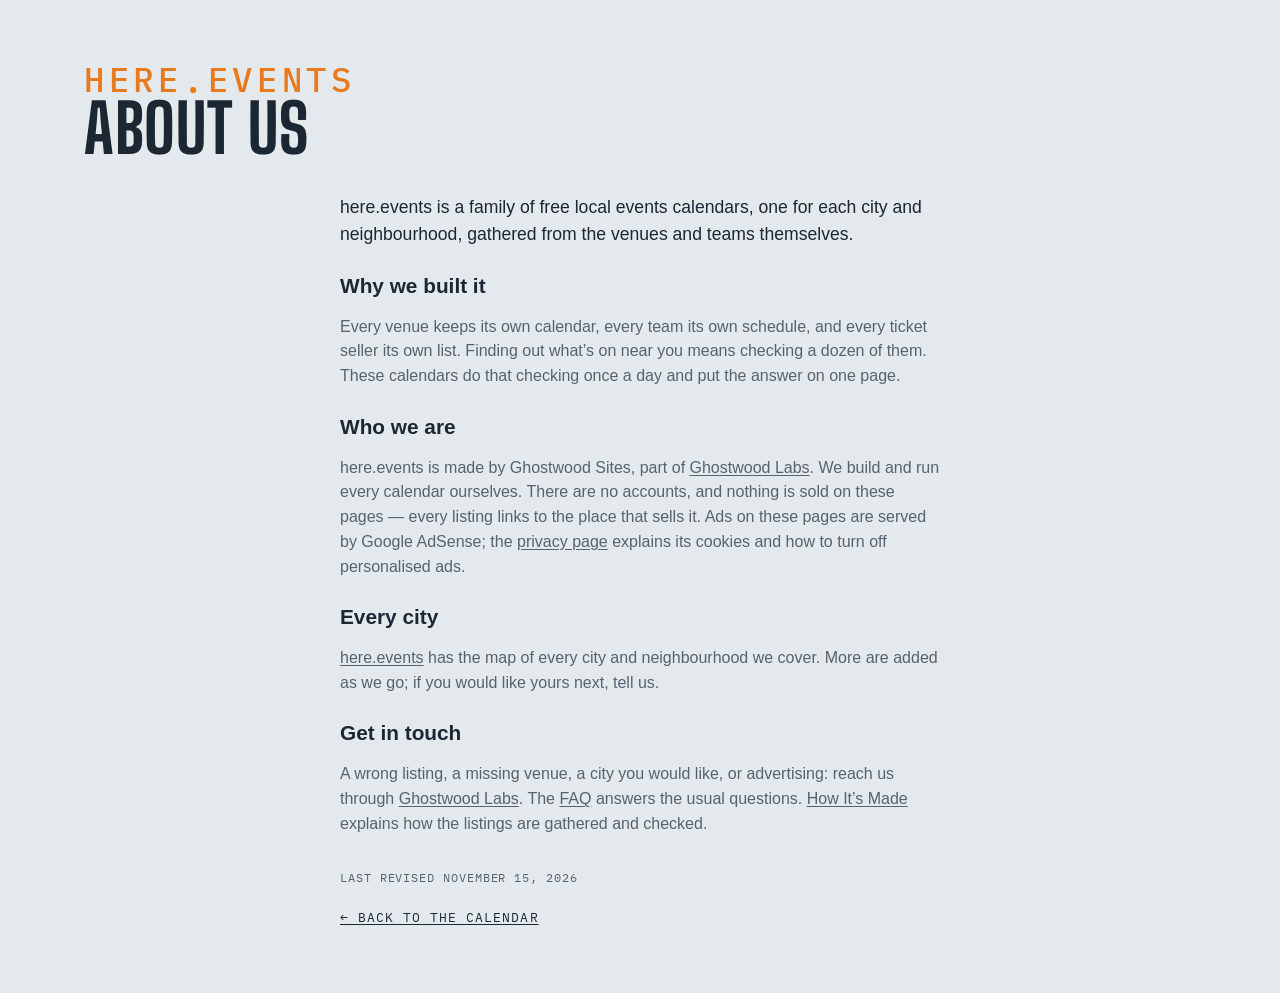
<file: site/about.html>
<!DOCTYPE html>
<html lang="en">
<head>
<meta charset="utf-8">
<meta name="viewport" content="width=device-width, initial-scale=1, viewport-fit=cover">
<meta name="theme-color" media="(prefers-color-scheme: light)" content="#edf1f4">
<meta name="theme-color" media="(prefers-color-scheme: dark)" content="#141a20">
<script>
  try {
    var t = localStorage.getItem('lqa-theme');
    var PHONE = '(max-width: 640px), (pointer: coarse) and (max-height: 500px)';
    if ((t === 'light' || t === 'dark') && !matchMedia(PHONE).matches) document.documentElement.dataset.theme = t;
  } catch (e) { /* no storage — system it is */ }
</script>
<title>About Us — here.events</title>
<meta name="description" content="About here.events: free local events calendars for each city and neighbourhood, gathered from the venues and teams themselves.">
<link rel="canonical" href="https://seattle.here.events/about.html">
<link rel="icon" href="favicon.svg" type="image/svg+xml">
<link rel="preconnect" href="https://fonts.googleapis.com">
<link rel="preconnect" href="https://fonts.gstatic.com" crossorigin>
<link href="https://fonts.googleapis.com/css2?family=Big+Shoulders:opsz,wght@10..72,500;10..72,700&family=IBM+Plex+Mono:wght@400;500&display=swap" rel="stylesheet">
<link rel="stylesheet" href="styles.css?v=__V__">
<script src="city.js?v=__V__"></script>
</head>
<body>

<!-- the Ghostwood Labs mark, drawn once; the masthead and the footer <use> it -->
<svg width="0" height="0" style="position:absolute" aria-hidden="true">
  <symbol id="gw-mark" viewBox="0 0 576 576">
    <g fill="none" stroke="currentColor" stroke-width="24" stroke-linecap="round" stroke-linejoin="round">
      <path d="M300.19 51.03A26 26 0 0 1 275.81 51.03L235.63 29.71A26 26 0 0 0 210.57 30.08L103.63 91.02A26 26 0 0 0 90.5 113.61L90.5 161.4A26 26 0 0 1 77.38 183.98L39.62 205.52A26 26 0 0 0 26.5 228.1L26.5 347.9A26 26 0 0 0 39.62 370.48L77.38 392.02A26 26 0 0 1 90.5 414.6L90.5 462.39A26 26 0 0 0 103.63 484.98L210.57 545.92A26 26 0 0 0 235.63 546.29L275.81 524.97A26 26 0 0 1 300.19 524.97L340.37 546.29A26 26 0 0 0 365.43 545.92L472.37 484.98A26 26 0 0 0 485.5 462.39L485.5 414.6A26 26 0 0 1 498.62 392.02L536.38 370.48A26 26 0 0 0 549.5 347.9L549.5 228.1A26 26 0 0 0 536.38 205.52L498.62 183.98A26 26 0 0 1 485.5 161.4L485.5 113.61A26 26 0 0 0 472.37 91.02L365.43 30.08A26 26 0 0 0 340.37 29.71L300.19 51.03Z"/>
      <path d="M288 57.5L288 177.5"/>
      <path d="M288 518.5L288 403.5"/>
      <path d="M90.5 176.5L144.63 204.58A26 26 0 0 0 169.19 204.26L209.58 181.92A26 26 0 0 0 223 159.17L223 101.5L158.5 137.5"/>
      <path d="M485.5 176.5L431.37 204.58A26 26 0 0 1 406.81 204.26L366.42 181.92A26 26 0 0 1 353 159.17L353 101.5L417.5 137.5"/>
      <path d="M157 211L157 287.5"/>
      <path d="M419 211L419 287.5"/>
      <path d="M90.5 399.5L144.63 371.42A26 26 0 0 1 169.19 371.74L209.58 394.08A26 26 0 0 1 223 416.83L223 474.5L158.5 438.5"/>
      <path d="M485.5 399.5L431.37 371.42A26 26 0 0 0 406.81 371.74L366.42 394.08A26 26 0 0 0 353 416.83L353 474.5L417.5 438.5"/>
      <path d="M26.5 288L92 325.5L92 250.5"/>
      <path d="M549.5 288L484 325.5L484 250.5"/>
    </g>
  </symbol>
</svg>

<!-- About us (Steve, 2026-10-29: "Create an about us section just to the left of FAQ, make it work
     the same"): one shared page for every city, word for word, like the FAQ. Styled by .ad-page. -->
<header class="masthead">
  <div class="masthead-text">
    <p class="eyebrow">here.events</p>
    <h1>About Us</h1>
  </div>
</header>
<main class="ad-page about-page">
  <p class="ad-lead">here.events is a family of free local events calendars, one for each city and neighbourhood, gathered from the venues and teams themselves.</p>

  <h2>Why we built it</h2>
  <p>Every venue keeps its own calendar, every team its own schedule, and every ticket seller its own list. Finding out what’s on near you means checking a dozen of them. These calendars do that checking once a day and put the answer on one page.</p>

  <h2>Who we are</h2>
  <p>here.events is made by Ghostwood Sites, part of <a href="https://ghostwoodlabs.com/" rel="noopener">Ghostwood Labs</a>. We build and run every calendar ourselves. There are no accounts, and nothing is sold on these pages — every listing links to the place that sells it. Ads on these pages are served by Google AdSense; the <a href="https://here.events/privacy/">privacy page</a> explains its cookies and how to turn off personalised ads.</p>

  <h2>Every city</h2>
  <p><a href="https://here.events/">here.events</a> has the map of every city and neighbourhood we cover. More are added as we go; if you would like yours next, tell us.</p>

  <h2>Get in touch</h2>
  <p>A wrong listing, a missing venue, a city you would like, or advertising: reach us through <a href="https://ghostwoodlabs.com/" rel="noopener">Ghostwood Labs</a>. The <a href="faq.html">FAQ</a> answers the usual questions. <a href="how.html">How It’s Made</a> explains how the listings are gathered and checked.</p>

  <p class="ad-revised">Last revised <time datetime="2026-11-15">November 15, 2026</time></p>
  <a class="ad-back" href="./">← Back to the calendar</a>
</main>
</body>
</html>
</file>
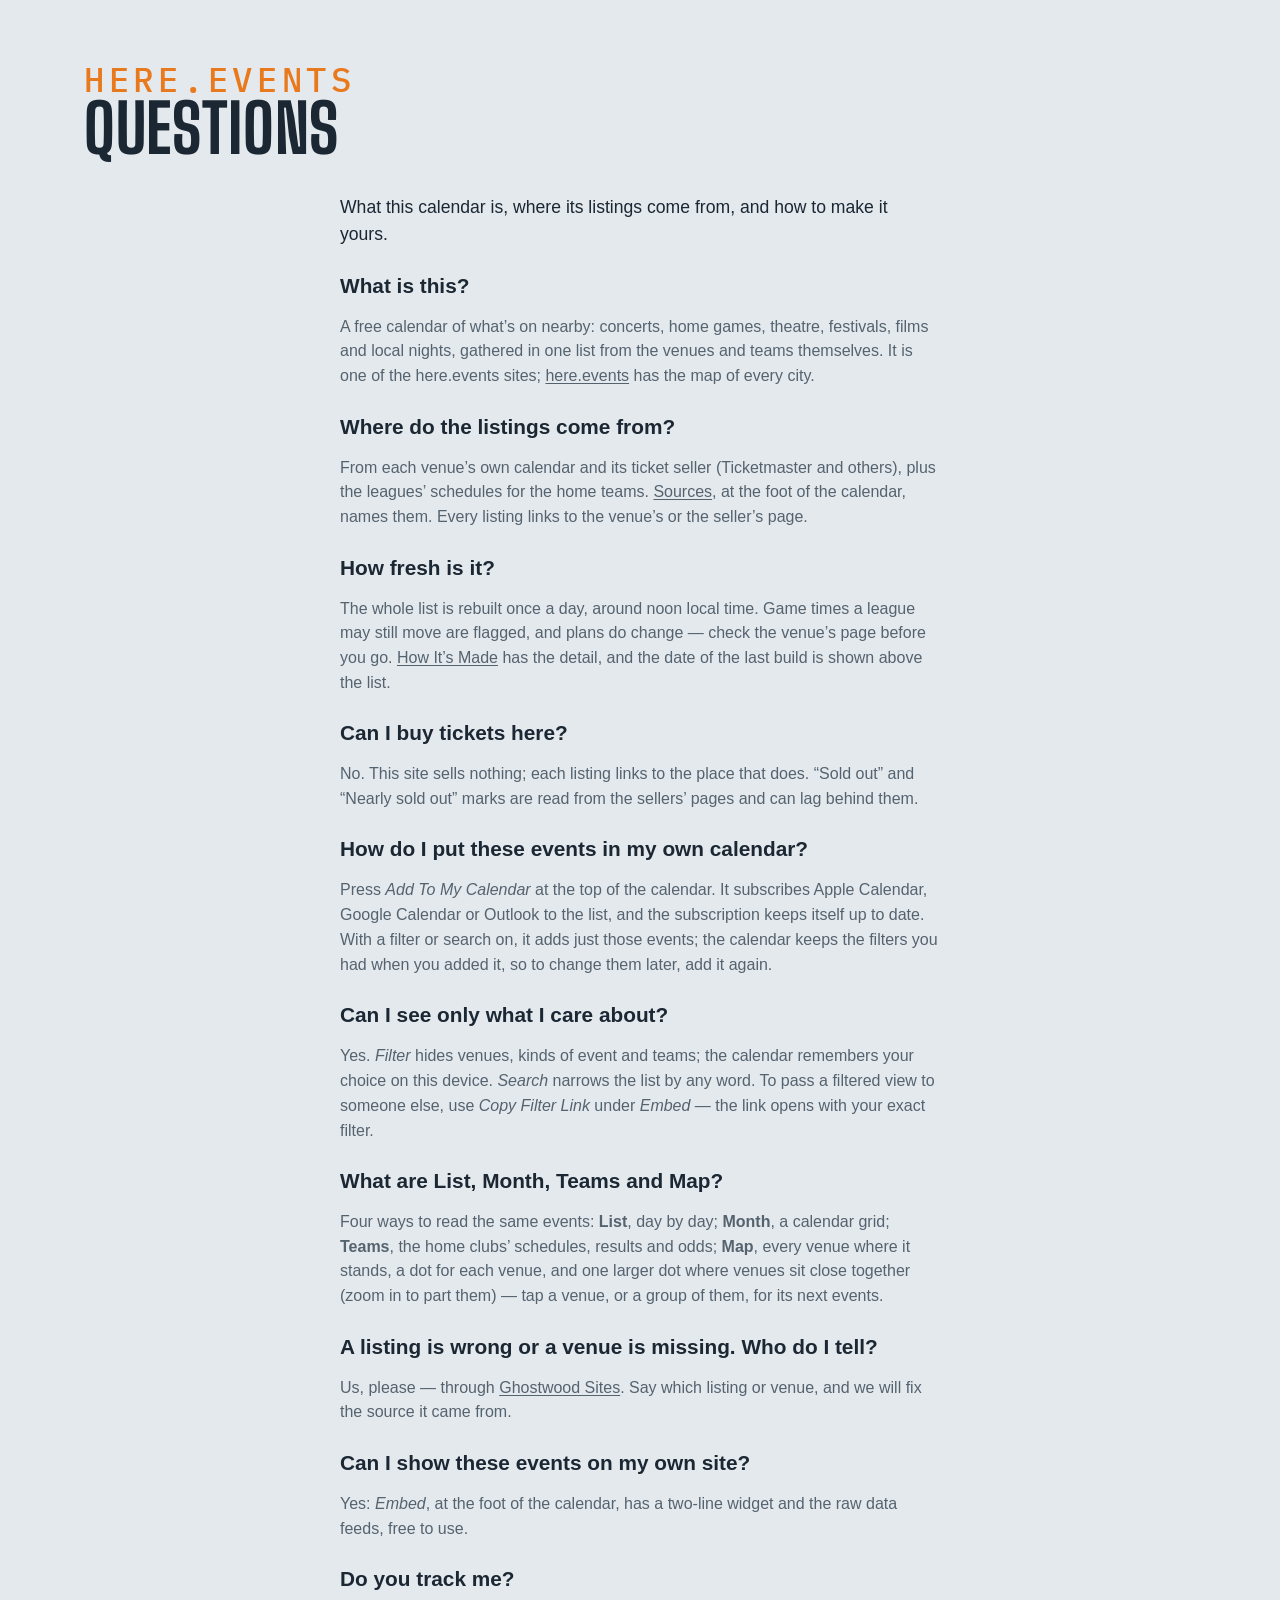
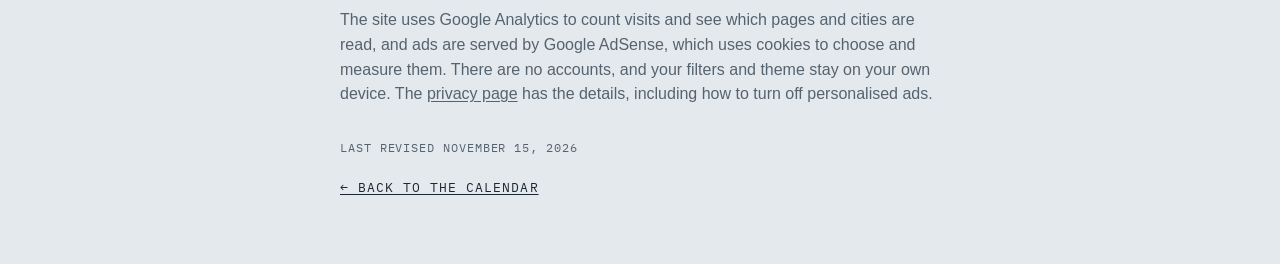
<file: site/faq.html>
<!DOCTYPE html>
<html lang="en">
<head>
<meta charset="utf-8">
<meta name="viewport" content="width=device-width, initial-scale=1, viewport-fit=cover">
<meta name="theme-color" media="(prefers-color-scheme: light)" content="#edf1f4">
<meta name="theme-color" media="(prefers-color-scheme: dark)" content="#141a20">
<script>
  try {
    var t = localStorage.getItem('lqa-theme');
    var PHONE = '(max-width: 640px), (pointer: coarse) and (max-height: 500px)';
    if ((t === 'light' || t === 'dark') && !matchMedia(PHONE).matches) document.documentElement.dataset.theme = t;
  } catch (e) { /* no storage — system it is */ }
</script>
<title>Questions — here.events</title>
<meta name="description" content="Questions about this events calendar: where the listings come from, how fresh they are, and how to put them in your own calendar.">
<link rel="canonical" href="https://seattle.here.events/faq.html">
<link rel="icon" href="favicon.svg" type="image/svg+xml">
<link rel="preconnect" href="https://fonts.googleapis.com">
<link rel="preconnect" href="https://fonts.gstatic.com" crossorigin>
<link href="https://fonts.googleapis.com/css2?family=Big+Shoulders:opsz,wght@10..72,500;10..72,700&family=IBM+Plex+Mono:wght@400;500&display=swap" rel="stylesheet">
<link rel="stylesheet" href="styles.css?v=__V__">
<script src="city.js?v=__V__"></script>
</head>
<body>

<!-- the Ghostwood Labs mark, drawn once; the masthead and the footer <use> it -->
<svg width="0" height="0" style="position:absolute" aria-hidden="true">
  <symbol id="gw-mark" viewBox="0 0 576 576">
    <g fill="none" stroke="currentColor" stroke-width="24" stroke-linecap="round" stroke-linejoin="round">
      <path d="M300.19 51.03A26 26 0 0 1 275.81 51.03L235.63 29.71A26 26 0 0 0 210.57 30.08L103.63 91.02A26 26 0 0 0 90.5 113.61L90.5 161.4A26 26 0 0 1 77.38 183.98L39.62 205.52A26 26 0 0 0 26.5 228.1L26.5 347.9A26 26 0 0 0 39.62 370.48L77.38 392.02A26 26 0 0 1 90.5 414.6L90.5 462.39A26 26 0 0 0 103.63 484.98L210.57 545.92A26 26 0 0 0 235.63 546.29L275.81 524.97A26 26 0 0 1 300.19 524.97L340.37 546.29A26 26 0 0 0 365.43 545.92L472.37 484.98A26 26 0 0 0 485.5 462.39L485.5 414.6A26 26 0 0 1 498.62 392.02L536.38 370.48A26 26 0 0 0 549.5 347.9L549.5 228.1A26 26 0 0 0 536.38 205.52L498.62 183.98A26 26 0 0 1 485.5 161.4L485.5 113.61A26 26 0 0 0 472.37 91.02L365.43 30.08A26 26 0 0 0 340.37 29.71L300.19 51.03Z"/>
      <path d="M288 57.5L288 177.5"/>
      <path d="M288 518.5L288 403.5"/>
      <path d="M90.5 176.5L144.63 204.58A26 26 0 0 0 169.19 204.26L209.58 181.92A26 26 0 0 0 223 159.17L223 101.5L158.5 137.5"/>
      <path d="M485.5 176.5L431.37 204.58A26 26 0 0 1 406.81 204.26L366.42 181.92A26 26 0 0 1 353 159.17L353 101.5L417.5 137.5"/>
      <path d="M157 211L157 287.5"/>
      <path d="M419 211L419 287.5"/>
      <path d="M90.5 399.5L144.63 371.42A26 26 0 0 1 169.19 371.74L209.58 394.08A26 26 0 0 1 223 416.83L223 474.5L158.5 438.5"/>
      <path d="M485.5 399.5L431.37 371.42A26 26 0 0 0 406.81 371.74L366.42 394.08A26 26 0 0 0 353 416.83L353 474.5L417.5 438.5"/>
      <path d="M26.5 288L92 325.5L92 250.5"/>
      <path d="M549.5 288L484 325.5L484 250.5"/>
    </g>
  </symbol>
</svg>

<!-- The FAQ (Steve, 2026-10-28, queued "creating a FAQ page"): one shared page for
     every city, word for word, "here.events" over the heading on every site (Steve,
     2026-10-29: "FAQ doesn't need the city/neighboorhood"). Styled by .ad-page in styles.css, like Advertise. -->
<header class="masthead">
  <div class="masthead-text">
    <p class="eyebrow">here.events</p>
    <h1>Questions</h1>
  </div>
</header>
<main class="ad-page faq-page">
  <p class="ad-lead">What this calendar is, where its listings come from, and how to make it yours.</p>

  <h2>What is this?</h2>
  <p>A free calendar of what’s on nearby: concerts, home games, theatre, festivals, films and local nights, gathered in one list from the venues and teams themselves. It is one of the here.events sites; <a href="https://here.events/">here.events</a> has the map of every city.</p>

  <h2>Where do the listings come from?</h2>
  <p>From each venue’s own calendar and its ticket seller (Ticketmaster and others), plus the leagues’ schedules for the home teams. <a href="sources.html">Sources</a>, at the foot of the calendar, names them. Every listing links to the venue’s or the seller’s page.</p>

  <h2>How fresh is it?</h2>
  <p>The whole list is rebuilt once a day, around noon local time. Game times a league may still move are flagged, and plans do change — check the venue’s page before you go. <a href="how.html">How It’s Made</a> has the detail, and the date of the last build is shown above the list.</p>

  <h2>Can I buy tickets here?</h2>
  <p>No. This site sells nothing; each listing links to the place that does. “Sold out” and “Nearly sold out” marks are read from the sellers’ pages and can lag behind them.</p>

  <h2>How do I put these events in my own calendar?</h2>
  <p>Press <em>Add To My Calendar</em> at the top of the calendar. It subscribes Apple Calendar, Google Calendar or Outlook to the list, and the subscription keeps itself up to date. With a filter or search on, it adds just those events; the calendar keeps the filters you had when you added it, so to change them later, add it again.</p>

  <h2>Can I see only what I care about?</h2>
  <p>Yes. <em>Filter</em> hides venues, kinds of event and teams; the calendar remembers your choice on this device. <em>Search</em> narrows the list by any word. To pass a filtered view to someone else, use <em>Copy Filter Link</em> under <em>Embed</em> — the link opens with your exact filter.</p>

  <h2>What are List, Month, Teams and Map?</h2>
  <p>Four ways to read the same events: <strong>List</strong>, day by day; <strong>Month</strong>, a calendar grid; <strong>Teams</strong>, the home clubs’ schedules, results and odds; <strong>Map</strong>, every venue where it stands, a dot for each venue, and one larger dot where venues sit close together (zoom in to part them) — tap a venue, or a group of them, for its next events.</p>

  <h2>A listing is wrong or a venue is missing. Who do I tell?</h2>
  <p>Us, please — through <a href="https://ghostwoodlabs.com/" rel="noopener">Ghostwood Sites</a>. Say which listing or venue, and we will fix the source it came from.</p>

  <h2>Can I show these events on my own site?</h2>
  <p>Yes: <em>Embed</em>, at the foot of the calendar, has a two-line widget and the raw data feeds, free to use.</p>

  <h2>Do you track me?</h2>
  <p>The site uses Google Analytics to count visits and see which pages and cities are read, and ads are served by Google AdSense, which uses cookies to choose and measure them. There are no accounts, and your filters and theme stay on your own device. The <a href="https://here.events/privacy/">privacy page</a> has the details, including how to turn off personalised ads.</p>

  <p class="ad-revised">Last revised <time datetime="2026-11-15">November 15, 2026</time></p>
  <a class="ad-back" href="./">← Back to the calendar</a>
</main>
</body>
</html>
</file>
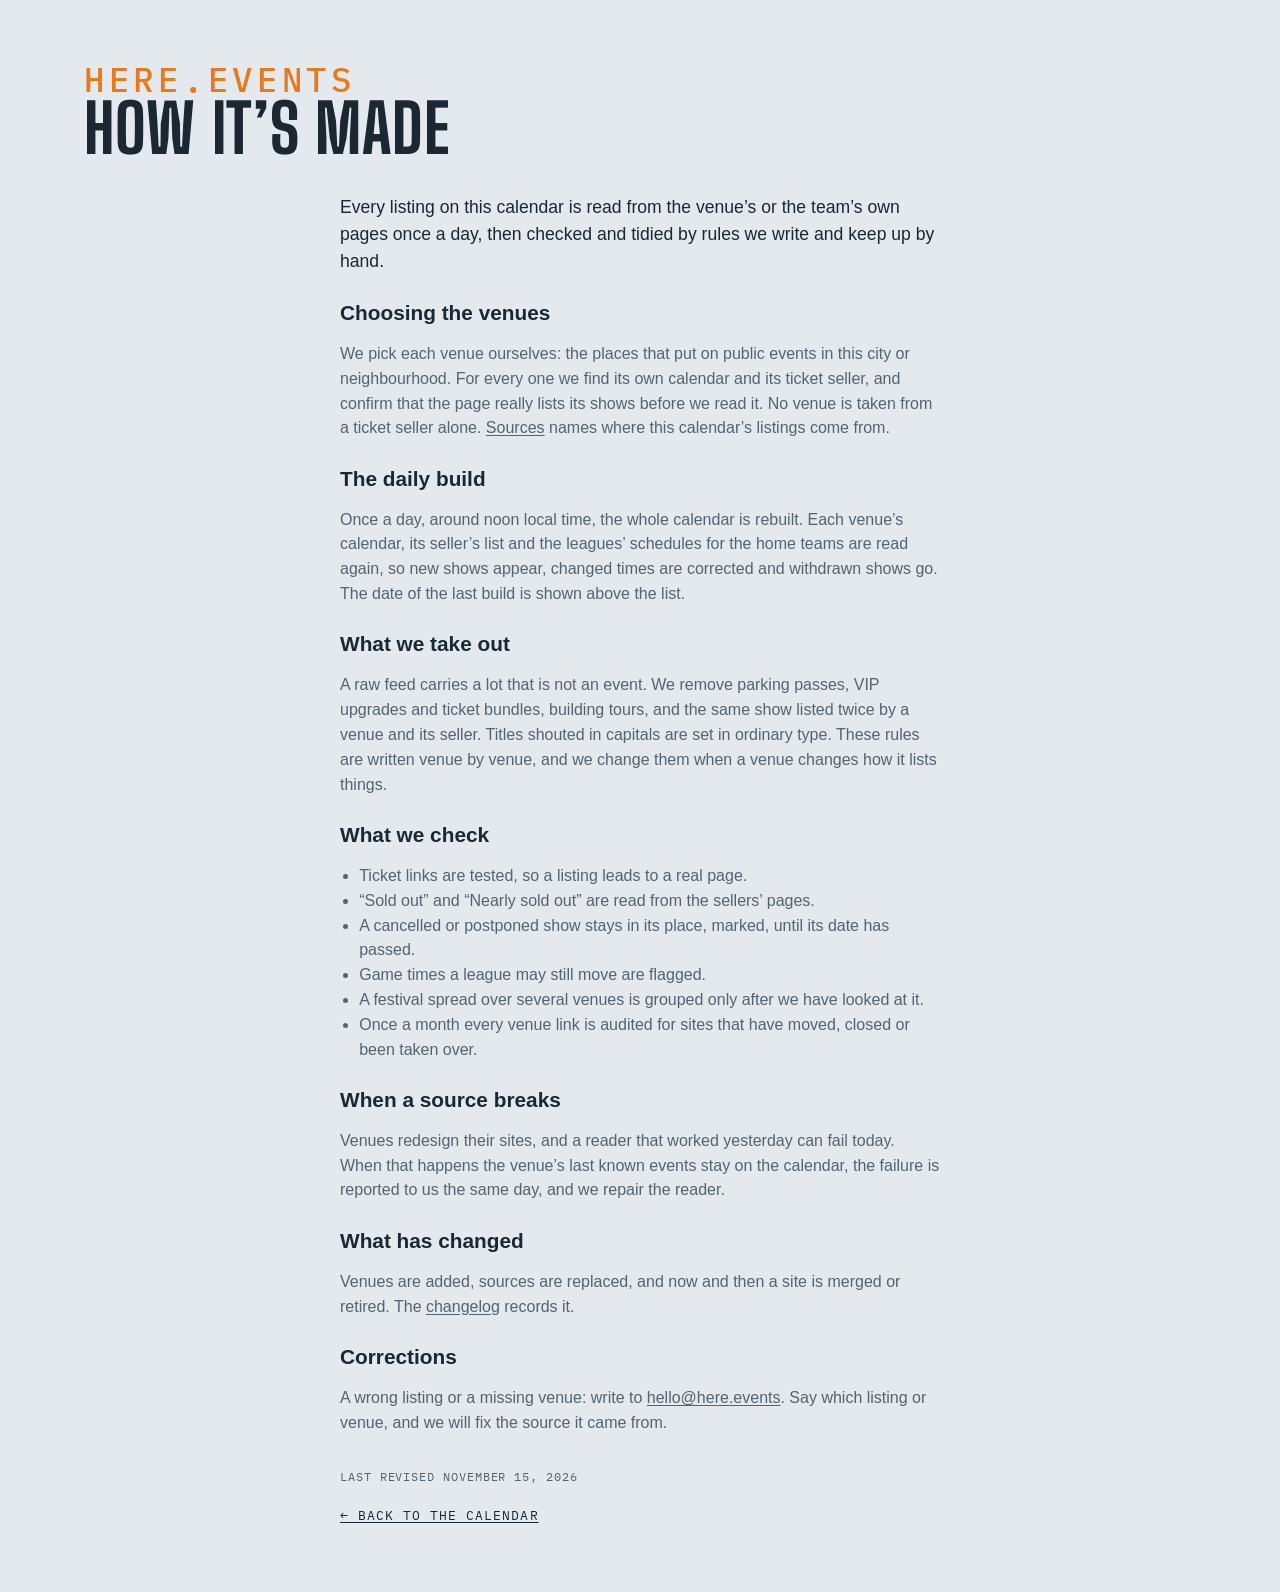
<file: site/how.html>
<!DOCTYPE html>
<html lang="en">
<head>
<meta charset="utf-8">
<meta name="viewport" content="width=device-width, initial-scale=1, viewport-fit=cover">
<meta name="theme-color" media="(prefers-color-scheme: light)" content="#edf1f4">
<meta name="theme-color" media="(prefers-color-scheme: dark)" content="#141a20">
<script>
  try {
    var t = localStorage.getItem('lqa-theme');
    var PHONE = '(max-width: 640px), (pointer: coarse) and (max-height: 500px)';
    if ((t === 'light' || t === 'dark') && !matchMedia(PHONE).matches) document.documentElement.dataset.theme = t;
  } catch (e) {}
</script>
<title>How This Calendar Is Made — here.events</title>
<meta name="description" content="How the here.events calendars are made: which venues are chosen, what is read each day, what is taken out by hand, and what is checked before a listing is published.">
<link rel="canonical" href="https://seattle.here.events/how.html">
<link rel="icon" href="favicon.svg" type="image/svg+xml">
<link rel="preconnect" href="https://fonts.googleapis.com">
<link rel="preconnect" href="https://fonts.gstatic.com" crossorigin>
<link href="https://fonts.googleapis.com/css2?family=Big+Shoulders:opsz,wght@10..72,500;10..72,700&family=IBM+Plex+Mono:wght@400;500&display=swap" rel="stylesheet">
<link rel="stylesheet" href="styles.css?v=__V__">
<script src="city.js?v=__V__"></script>
</head>
<body>

<svg width="0" height="0" style="position:absolute" aria-hidden="true">
  <symbol id="gw-mark" viewBox="0 0 576 576">
    <g fill="none" stroke="currentColor" stroke-width="24" stroke-linecap="round" stroke-linejoin="round">
      <path d="M300.19 51.03A26 26 0 0 1 275.81 51.03L235.63 29.71A26 26 0 0 0 210.57 30.08L103.63 91.02A26 26 0 0 0 90.5 113.61L90.5 161.4A26 26 0 0 1 77.38 183.98L39.62 205.52A26 26 0 0 0 26.5 228.1L26.5 347.9A26 26 0 0 0 39.62 370.48L77.38 392.02A26 26 0 0 1 90.5 414.6L90.5 462.39A26 26 0 0 0 103.63 484.98L210.57 545.92A26 26 0 0 0 235.63 546.29L275.81 524.97A26 26 0 0 1 300.19 524.97L340.37 546.29A26 26 0 0 0 365.43 545.92L472.37 484.98A26 26 0 0 0 485.5 462.39L485.5 414.6A26 26 0 0 1 498.62 392.02L536.38 370.48A26 26 0 0 0 549.5 347.9L549.5 228.1A26 26 0 0 0 536.38 205.52L498.62 183.98A26 26 0 0 1 485.5 161.4L485.5 113.61A26 26 0 0 0 472.37 91.02L365.43 30.08A26 26 0 0 0 340.37 29.71L300.19 51.03Z"/>
      <path d="M288 57.5L288 177.5"/>
      <path d="M288 518.5L288 403.5"/>
      <path d="M90.5 176.5L144.63 204.58A26 26 0 0 0 169.19 204.26L209.58 181.92A26 26 0 0 0 223 159.17L223 101.5L158.5 137.5"/>
      <path d="M485.5 176.5L431.37 204.58A26 26 0 0 1 406.81 204.26L366.42 181.92A26 26 0 0 1 353 159.17L353 101.5L417.5 137.5"/>
      <path d="M157 211L157 287.5"/>
      <path d="M419 211L419 287.5"/>
      <path d="M90.5 399.5L144.63 371.42A26 26 0 0 1 169.19 371.74L209.58 394.08A26 26 0 0 1 223 416.83L223 474.5L158.5 438.5"/>
      <path d="M485.5 399.5L431.37 371.42A26 26 0 0 0 406.81 371.74L366.42 394.08A26 26 0 0 0 353 416.83L353 474.5L417.5 438.5"/>
      <path d="M26.5 288L92 325.5L92 250.5"/>
      <path d="M549.5 288L484 325.5L484 250.5"/>
    </g>
  </symbol>
</svg>

<header class="masthead">
  <div class="masthead-text">
    <p class="eyebrow">here.events</p>
    <h1>How It’s Made</h1>
  </div>
</header>
<main class="ad-page how-page">
  <p class="ad-lead">Every listing on this calendar is read from the venue’s or the team’s own pages once a day, then checked and tidied by rules we write and keep up by hand.</p>

  <h2>Choosing the venues</h2>
  <p>We pick each venue ourselves: the places that put on public events in this city or neighbourhood. For every one we find its own calendar and its ticket seller, and confirm that the page really lists its shows before we read it. No venue is taken from a ticket seller alone. <a href="sources.html">Sources</a> names where this calendar’s listings come from.</p>

  <h2>The daily build</h2>
  <p>Once a day, around noon local time, the whole calendar is rebuilt. Each venue’s calendar, its seller’s list and the leagues’ schedules for the home teams are read again, so new shows appear, changed times are corrected and withdrawn shows go. The date of the last build is shown above the list.</p>

  <h2>What we take out</h2>
  <p>A raw feed carries a lot that is not an event. We remove parking passes, VIP upgrades and ticket bundles, building tours, and the same show listed twice by a venue and its seller. Titles shouted in capitals are set in ordinary type. These rules are written venue by venue, and we change them when a venue changes how it lists things.</p>

  <h2>What we check</h2>
  <ul>
    <li>Ticket links are tested, so a listing leads to a real page.</li>
    <li>“Sold out” and “Nearly sold out” are read from the sellers’ pages.</li>
    <li>A cancelled or postponed show stays in its place, marked, until its date has passed.</li>
    <li>Game times a league may still move are flagged.</li>
    <li>A festival spread over several venues is grouped only after we have looked at it.</li>
    <li>Once a month every venue link is audited for sites that have moved, closed or been taken over.</li>
  </ul>

  <h2>When a source breaks</h2>
  <p>Venues redesign their sites, and a reader that worked yesterday can fail today. When that happens the venue’s last known events stay on the calendar, the failure is reported to us the same day, and we repair the reader.</p>

  <h2>What has changed</h2>
  <p>Venues are added, sources are replaced, and now and then a site is merged or retired. The <a href="https://here.events/changelog/">changelog</a> records it.</p>

  <h2>Corrections</h2>
  <p>A wrong listing or a missing venue: write to <a href="mailto:hello@here.events">hello@here.events</a>. Say which listing or venue, and we will fix the source it came from.</p>

  <p class="ad-revised">Last revised <time datetime="2026-11-15">November 15, 2026</time></p>
  <a class="ad-back" href="./">← Back to the calendar</a>
</main>
</body>
</html>
</file>
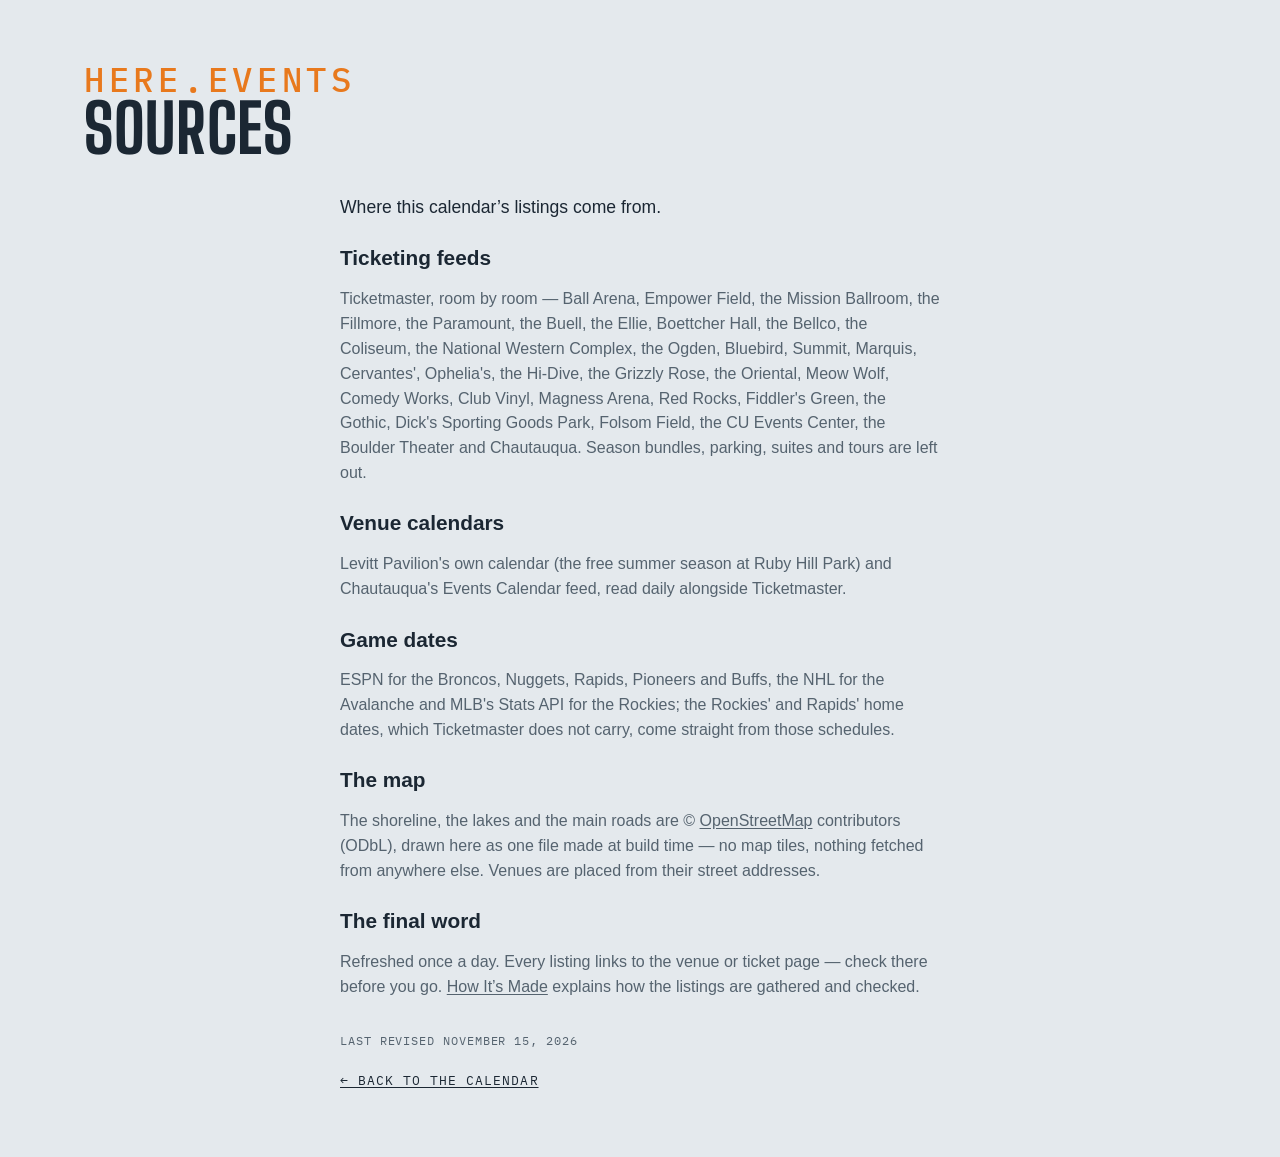
<file: site/sources.html>
<!DOCTYPE html>
<html lang="en">
<head>
<meta charset="utf-8">
<meta name="viewport" content="width=device-width, initial-scale=1, viewport-fit=cover">
<meta name="theme-color" media="(prefers-color-scheme: light)" content="#edf1f4">
<meta name="theme-color" media="(prefers-color-scheme: dark)" content="#141a20">
<script>
  try {
    var t = localStorage.getItem('lqa-theme');
    var PHONE = '(max-width: 640px), (pointer: coarse) and (max-height: 500px)';
    if ((t === 'light' || t === 'dark') && !matchMedia(PHONE).matches) document.documentElement.dataset.theme = t;
  } catch (e) { /* no storage — system it is */ }
</script>
<title>Sources — here.events</title>
<meta name="description" content="Where this events calendar’s listings come from: the ticket sellers, the venues’ own calendars and the leagues’ schedules.">
<link rel="icon" href="favicon.svg" type="image/svg+xml">
<link rel="preconnect" href="https://fonts.googleapis.com">
<link rel="preconnect" href="https://fonts.gstatic.com" crossorigin>
<link href="https://fonts.googleapis.com/css2?family=Big+Shoulders:opsz,wght@10..72,500;10..72,700&family=IBM+Plex+Mono:wght@400;500&display=swap" rel="stylesheet">
<link rel="stylesheet" href="styles.css?v=__V__">
<script src="city.js?v=__V__"></script>
</head>
<body>

<!-- the Ghostwood Labs mark, drawn once; the masthead and the footer <use> it -->
<svg width="0" height="0" style="position:absolute" aria-hidden="true">
  <symbol id="gw-mark" viewBox="0 0 576 576">
    <g fill="none" stroke="currentColor" stroke-width="24" stroke-linecap="round" stroke-linejoin="round">
      <path d="M300.19 51.03A26 26 0 0 1 275.81 51.03L235.63 29.71A26 26 0 0 0 210.57 30.08L103.63 91.02A26 26 0 0 0 90.5 113.61L90.5 161.4A26 26 0 0 1 77.38 183.98L39.62 205.52A26 26 0 0 0 26.5 228.1L26.5 347.9A26 26 0 0 0 39.62 370.48L77.38 392.02A26 26 0 0 1 90.5 414.6L90.5 462.39A26 26 0 0 0 103.63 484.98L210.57 545.92A26 26 0 0 0 235.63 546.29L275.81 524.97A26 26 0 0 1 300.19 524.97L340.37 546.29A26 26 0 0 0 365.43 545.92L472.37 484.98A26 26 0 0 0 485.5 462.39L485.5 414.6A26 26 0 0 1 498.62 392.02L536.38 370.48A26 26 0 0 0 549.5 347.9L549.5 228.1A26 26 0 0 0 536.38 205.52L498.62 183.98A26 26 0 0 1 485.5 161.4L485.5 113.61A26 26 0 0 0 472.37 91.02L365.43 30.08A26 26 0 0 0 340.37 29.71L300.19 51.03Z"/>
      <path d="M288 57.5L288 177.5"/>
      <path d="M288 518.5L288 403.5"/>
      <path d="M90.5 176.5L144.63 204.58A26 26 0 0 0 169.19 204.26L209.58 181.92A26 26 0 0 0 223 159.17L223 101.5L158.5 137.5"/>
      <path d="M485.5 176.5L431.37 204.58A26 26 0 0 1 406.81 204.26L366.42 181.92A26 26 0 0 1 353 159.17L353 101.5L417.5 137.5"/>
      <path d="M157 211L157 287.5"/>
      <path d="M419 211L419 287.5"/>
      <path d="M90.5 399.5L144.63 371.42A26 26 0 0 1 169.19 371.74L209.58 394.08A26 26 0 0 1 223 416.83L223 474.5L158.5 438.5"/>
      <path d="M485.5 399.5L431.37 371.42A26 26 0 0 0 406.81 371.74L366.42 394.08A26 26 0 0 0 353 416.83L353 474.5L417.5 438.5"/>
      <path d="M26.5 288L92 325.5L92 250.5"/>
      <path d="M549.5 288L484 325.5L484 250.5"/>
    </g>
  </symbol>
</svg>

<!-- The sources (Steve, 2026-10-29: "make it work like FAQ"): moved here from the footer's
     floating panel. "here.events" over the heading like the FAQ, but the text below is this
     city's own — each city keeps its own sources.html. Styled by .ad-page in styles.css. -->
<header class="masthead">
  <div class="masthead-text">
    <p class="eyebrow">here.events</p>
    <h1>Sources</h1>
  </div>
</header>
<main class="ad-page sources-page">
  <p class="ad-lead">Where this calendar’s listings come from.</p>

  <h2>Ticketing feeds</h2>
  <p>Ticketmaster, room by room — Ball Arena, Empower Field, the Mission Ballroom, the Fillmore, the Paramount, the Buell, the Ellie, Boettcher Hall, the Bellco, the Coliseum, the National Western Complex, the Ogden, Bluebird, Summit, Marquis, Cervantes', Ophelia's, the Hi-Dive, the Grizzly Rose, the Oriental, Meow Wolf, Comedy Works, Club Vinyl, Magness Arena, Red Rocks, Fiddler's Green, the Gothic, Dick's Sporting Goods Park, Folsom Field, the CU Events Center, the Boulder Theater and Chautauqua. Season bundles, parking, suites and tours are left out.</p>

  <h2>Venue calendars</h2>
  <p>Levitt Pavilion's own calendar (the free summer season at Ruby Hill Park) and Chautauqua's Events Calendar feed, read daily alongside Ticketmaster.</p>

  <h2>Game dates</h2>
  <p>ESPN for the Broncos, Nuggets, Rapids, Pioneers and Buffs, the NHL for the Avalanche and MLB's Stats API for the Rockies; the Rockies' and Rapids' home dates, which Ticketmaster does not carry, come straight from those schedules.</p>

  <h2>The map</h2>
  <p>The shoreline, the lakes and the main roads are © <a href="https://www.openstreetmap.org/copyright" target="_blank" rel="noopener">OpenStreetMap</a> contributors (ODbL), drawn here as one file made at build time — no map tiles, nothing fetched from anywhere else. Venues are placed from their street addresses.</p>

  <h2>The final word</h2>
  <p>Refreshed once a day. Every listing links to the venue or ticket page — check there before you go. <a href="how.html">How It’s Made</a> explains how the listings are gathered and checked.</p>

  <p class="ad-revised">Last revised <time datetime="2026-11-15">November 15, 2026</time></p>
  <a class="ad-back" href="./">← Back to the calendar</a>
</main>
</body>
</html>
</file>
<file: site/styles.css>
/* Lower Queen Anne Events — overcast-sky palette, marquee display type. */

:root {
  --sky: #e4e9ed;        /* overcast paper (a step down from #edf1f4, Steve 2026-10-12: "a little less glaring") */
  --mist: #f7f9fb;       /* card surface (was pure white) */
  --ink: #1b2733;        /* Puget ink */
  --ink-soft: #55636f;
  --ink-bright: #1b2733; /* the logo: pure white in the dark palette, ink here */
  --line: #c3ccd4;
  --gold: #e8791d;       /* Space Needle "Galaxy Gold" */
  --gold-soft: #fbe9d8;
  /* Color coding is muted (a step back from the pure primaries) and each
     group keeps to its own family so a dot or stripe reads as what it is:
     venues are cool (blue → violet → teal), event types are warm (yellow →
     orange → red → pink). */
  /* venue hues (chips, grid ticks, agenda tags): a sweep from teal through
     blue and violet to magenta, neighbors alternating light and dark */
  /* all three families sit a step back from the pure primaries: the same
     hues, less glare, so the stripes and ticks read after the titles */
  --v-knight: #9f3c2d; --v-autzen: #9f5e2d; --v-pkpark: #9f812d; --v-hult: #9b9f2d; --v-mcdonald: #799f2d;
  --v-cuthbert: #579f2d; --v-wow: #349f2d; --v-laneevents: #2d9f48; --v-beall: #2d9f6a; --v-whirled: #2d9f8c;
  --v-jazz: #2d909f; --v-vlt: #2d6e9f; --v-hayward: #2d4b9f; --v-sanders: #312d9f; --v-pape: #532d9f;
  --v-wildish: #752d9f; --v-reser: #982d9f; --v-gill: #9f2d84; --v-lasells: #9f2d62; --v-goss: #9f2d40;
  --venue-text: 72%;     /* how much of the venue hue the card's venue label keeps (light mode) */
  --tint: 26%;           /* the venue wash behind a series card (light mode; 13% in the dark palette) */
  --row-a: #f3f6f8; --row-b: #d6dde3; /* the list's rows alternate light and dark grey; only a series keeps its venue's hue (Steve, 2026-10-20) */
  /* event-type hues (calendar ticks, agenda right edge): concerts salmon and
     arts crimson keep clear of the brand orange; movies slate = "quiet" */
  --t-concert: #d9664f;
  --t-sports: #d4b106;
  --t-arts: #b8303f;
  --t-movie: #7a8a99;
  --t-community: #d63f9c;
  --t-expo: #2a9d8f;      /* conventions & expos: turquoise, the one hue the types didn't use */
  --t-bar: #c28a12;       /* bar nights: amber, an ale between the sports yellow and concert salmon */
  --alert: #e02b26;       /* cancelled / postponed notes: plain bright red */
  --barh-base: 3.4rem;   /* the pinned filter bar's height (chips 2.25rem + padding) */
  --titleh: 1.7rem;      /* the bar's title line (1.2rem + .5rem gap), added while scrolled */
  --barh: var(--barh-base); /* what the sticky things below the bar offset by */
  --rule: color-mix(in srgb, var(--line), var(--ink-soft)); /* list dividers: a step brighter than --line */
  /* the scorebug (the live game block, .tf-bug): a light panel in this theme, the broadcast's charcoal in the dark one (Steve, 2026-10-12: the charcoal panel on the light card looked bad) */
  --bug-bg: #f9fafb; --bug-frame: #c9d2da; --bug-ink: #1b2733; --bug-soft: #55636f; --bug-dim: #7c8894; --bug-rowline: #d5dce3; --bug-off: #b3bcc5; --bug-muted: #6b7784; --bug-score-bg: #ffffff; --bug-shadow: rgba(15, 25, 35, .10); --bug-redzone: #c8261f;
  --bug-bw: 1px; --frame: var(--line); --frame-w: 1px; /* the game block's frame and the bug's rules: hairlines in the card's line colour here, the 2px broadcast frame in the dark theme (Steve, 2026-10-12: "soften … the borders in general") */
  --cell-mix: 22%; --cell-ink: var(--ink); --cell-bar: 4px; --cell-shadow: none; /* the bug's team cells: a wash of the club colour with a bar of it at the left and ink type, instead of the solid cell ("soften the colors here") */
  --tick-mix: var(--ink); --tick-pct: 65%; /* the refresh countdown ring: the club's colour mixed toward ink here, toward white on the dark ground (the mix itself is written in the .tf-refresh rule: a token holding var(--team-2) would resolve here on :root, where no club colour exists, and come out empty) */
  --dot: color-mix(in srgb, var(--ink-soft) 40%, transparent); /* the dotted underline under the watch strip's links */
  --display: "Big Shoulders", "Arial Narrow", sans-serif;
  --body: -apple-system, BlinkMacSystemFont, "Segoe UI", "Helvetica Neue", sans-serif;
  --mono: "IBM Plex Mono", ui-monospace, Menlo, monospace;
}
/* Dark palette. Applies when the system prefers dark and the visitor hasn't
   picked Light, or whenever they've picked Dark (the toggle sets
   data-theme on <html>; "system" leaves it unset). The two blocks must
   stay identical — CSS has no way to give one ruleset two unrelated
   conditions. */
@media (prefers-color-scheme: dark) {
  :root:not([data-theme="light"]) {
    color-scheme: dark;
    --sky: #141a20; --mist: #1d252e; --ink: #e8edf1; --ink-soft: #9aa7b2; --ink-bright: #ffffff;
    --line: #333f4a; --gold: #f08a33; --gold-soft: #3a2a1a;
    --v-knight: #ea9386; --v-autzen: #eab186; --v-pkpark: #eacf86; --v-hult: #e6ea86; --v-mcdonald: #c8ea86;
    --v-cuthbert: #aaea86; --v-wow: #8cea86; --v-laneevents: #86ea9d; --v-beall: #86eabb; --v-whirled: #86ead9;
    --v-jazz: #86dcea; --v-vlt: #86beea; --v-hayward: #86a0ea; --v-sanders: #8986ea; --v-pape: #a786ea;
    --v-wildish: #c586ea; --v-reser: #e386ea; --v-gill: #ea86d2; --v-lasells: #ea86b4; --v-goss: #ea8696;
    --venue-text: 100%; --tint: 13%;
    --row-a: #1e252c; --row-b: #2c343c;
    --t-concert: #f0806a; --t-sports: #f2d21b; --t-arts: #d63a4f;
    --t-movie: #8b9db0; --t-community: #e660a8; --t-expo: #4fd1c5; --t-bar: #e3ad3c; --alert: #ff4b3e;
    --bug-bg: #2b2d30; --bug-frame: #c9cdd2; --bug-ink: #f4f4f4; --bug-soft: #d5d8dc; --bug-dim: #b9bec4; --bug-rowline: #5c6167; --bug-off: #6a6d72; --bug-muted: #4a4f56; --bug-score-bg: #fafafa; --bug-shadow: rgba(0, 0, 0, .35); --bug-redzone: #ff7b7b;
  --bug-bw: 2px; --frame: var(--ink-soft); --frame-w: 2px; --cell-mix: 100%; --cell-ink: #fff; --cell-bar: 0px; --cell-shadow: 0 1px 2px rgba(0, 0, 0, .5);
    --bug-bw: 2px; --frame: var(--ink-soft); --frame-w: 2px; --cell-mix: 100%; --cell-ink: #fff; --cell-bar: 0px; --cell-shadow: 0 1px 2px rgba(0, 0, 0, .5);
    --tick-mix: white; --tick-pct: 45%;
    --dot: color-mix(in srgb, var(--ink-soft) 60%, transparent);
  }
}
:root[data-theme="dark"] {
  color-scheme: dark;
  --sky: #141a20; --mist: #1d252e; --ink: #e8edf1; --ink-soft: #9aa7b2; --ink-bright: #ffffff;
  --line: #333f4a; --gold: #f08a33; --gold-soft: #3a2a1a;
  --v-knight: #ea9386; --v-autzen: #eab186; --v-pkpark: #eacf86; --v-hult: #e6ea86; --v-mcdonald: #c8ea86;
  --v-cuthbert: #aaea86; --v-wow: #8cea86; --v-laneevents: #86ea9d; --v-beall: #86eabb; --v-whirled: #86ead9;
  --v-jazz: #86dcea; --v-vlt: #86beea; --v-hayward: #86a0ea; --v-sanders: #8986ea; --v-pape: #a786ea;
  --v-wildish: #c586ea; --v-reser: #e386ea; --v-gill: #ea86d2; --v-lasells: #ea86b4; --v-goss: #ea8696;
  --venue-text: 100%; --tint: 13%;
  --row-a: #1e252c; --row-b: #2c343c;
  --t-concert: #f0806a; --t-sports: #f2d21b; --t-arts: #d63a4f;
  --t-movie: #8b9db0; --t-community: #e660a8; --t-expo: #4fd1c5; --t-bar: #e3ad3c; --alert: #ff4b3e;
  --bug-bg: #2b2d30; --bug-frame: #c9cdd2; --bug-ink: #f4f4f4; --bug-soft: #d5d8dc; --bug-dim: #b9bec4; --bug-rowline: #5c6167; --bug-off: #6a6d72; --bug-muted: #4a4f56; --bug-score-bg: #fafafa; --bug-shadow: rgba(0, 0, 0, .35); --bug-redzone: #ff7b7b;
  --tick-mix: white; --tick-pct: 45%;
  --dot: color-mix(in srgb, var(--ink-soft) 60%, transparent);
}
:root[data-theme="light"] { color-scheme: light; }

* { box-sizing: border-box; }
html { scroll-behavior: smooth; overflow-x: clip; } /* clip: the footer bleeds to the viewport edges */
@media (prefers-reduced-motion: reduce) { html { scroll-behavior: auto; } }
/* the page is 62rem wide, and steps wider on big screens so event names
   get a single line: the calendar column is fixed, so all of the extra
   width goes to the cards (the footer line follows) */
:root { --pagew: 62rem; }
@media (min-width: 1180px) { :root { --pagew: 72rem; } }
@media (min-width: 1360px) { :root { --pagew: 80rem; } }
body {
  /* no bottom padding: the sticky footer is the page's last thing, and any
     padding here would show as a blank band under it once the list is short.
     A column flex at least a viewport tall, so a short page (the Teams view
     with one team) still puts the footer at the bottom edge */
  display: flex; flex-direction: column; min-height: 100vh; min-height: 100dvh;
  margin: 0 auto; padding: 0 1.25rem; max-width: var(--pagew);
  background: var(--sky); color: var(--ink);
  font: 16px/1.55 var(--body);
}
/* flex items refuse to shrink below their content's minimum width, so one
   unwrappable line (a TV listing, the compact bar's title) would push a whole
   section past a phone's edge; let them shrink like blocks */
body > * { min-width: 0; }
a { color: inherit; text-underline-offset: 2px; }
:focus-visible { outline: 2px solid var(--ink-soft); outline-offset: 2px; }

/* ---- masthead ---- */
.masthead {
  display: flex; flex-wrap: wrap; gap: 1.5rem; align-items: flex-end;
  justify-content: space-between; padding: 2.5rem 0 1rem;
}
.eyebrow {
  font-family: var(--mono); font-size: .8rem; letter-spacing: .12em;
  text-transform: uppercase; color: var(--gold); margin: 0 0 .3rem;
}
h1 {
  font-family: var(--display); font-weight: 700; font-size: clamp(2.6rem, 7vw, 4.2rem);
  line-height: .92; text-transform: uppercase; letter-spacing: .01em; margin: 0;
}
.masthead-text { min-width: 0; max-width: 100%; } /* a flex item would grow to its widest line and push past a phone's edge */
/* "More Cities" (See All until 2026-10-13, Other Places until 2026-10-18): the pill before the theme pill, to the same map (Steve, 2026-10-12); in the pinned bar the chip's text folds away and the map glyph stays */
/* Add To My Calendar: the first of the masthead's tools (Steve, 2026-10-26, "should move here" — beside More Cities; in the bar from 2026-09-16 until then), sized like the More Cities pill beside it */
.masthead-tools #subscribeBtn { order: 3; display: inline-flex; align-items: center; gap: .45rem; min-height: calc(1.7rem + 8px); padding: 0 .95em; }
.masthead-tools #subscribeBtn svg { width: 1rem; height: 1rem; flex: none; }
.masthead-tools #subscribeBtn:hover { border-color: var(--ink-soft); }
.bar-title .masthead-tools #subscribeBtn { min-height: 1.7rem; padding: 0 .5em; } /* icon-only in the title line, like the pill (the label rule is .bar-title .masthead-tools .chip span) */
.masthead-tools .see-all { order: 4; display: inline-flex; align-items: center; gap: .45rem; min-height: calc(1.7rem + 8px); padding: 0 .95em; text-decoration: none; }
.masthead-tools .see-all svg { width: 1rem; height: 1rem; fill: none; stroke: currentColor; stroke-width: 1.6; stroke-linejoin: round; stroke-linecap: round; }
.masthead-tools .see-all:hover { border-color: var(--ink-soft); }
.bar-title .masthead-tools .see-all { min-height: 1.7rem; padding: 0 .5em; }
/* the mark and the name as one thing: the mark stretches to the text's
   height (eyebrow + title) and keeps square, in the footer mark's white */
.masthead { --mast-title: clamp(2.6rem, 7vw, 4.2rem); } /* the title's size; the eyebrow and the mark are cut from it */
.masthead h1 { font-size: var(--mast-title); }
/* the picture (Steve, 2026-09-21: line art, the Needle's crown the focus):
   the top of the Space Needle from the Highsmith aerial, traced to single
   smooth lines at build (a gradient-magnitude pass over the photo, see the
   memory note), a 4.5:1 window from the spire tip to the Queen Anne treeline
   with the Needle centred and the Cascades ridge behind
   (design/lqa-masthead-lines-gen.py). The
   drawing is a luminance mask (masthead-lines.png, white = line) over a box
   of ink, so the lines are the palette's own ink in either theme. A band
   behind the masthead, the Needle toward the right, dissolving into the page
   on every side — no hard edge where the art stops (Steve, 2026-09-21) */
.masthead { min-height: 11rem; overflow: hidden; isolation: isolate; } /* a slim band (Steve, 2026-09-20: minimal) */
.masthead-photo { /* the drawing fills the gap between the name and the theme pill (Steve, 2026-10-05: "in all the modes try to make it fill this space"): a flex item between them, as tall as the band (the negative margins reach over the band's padding) */
  order: 1; flex: 1 1 0; align-self: stretch; min-width: 0; z-index: -1;
  margin: -2.5rem 0 -1rem; pointer-events: none;
  background: #fff; opacity: .9; /* white lines on the dark palette, black on the light one (Steve: "white and black with antialiasing") */
  -webkit-mask-image: url(masthead-lines.png), linear-gradient(to right, transparent 0%, #000 10%, #000 92%, transparent 100%), linear-gradient(to bottom, #000 0%, #000 58%, transparent 100%);
  mask-image: url(masthead-lines.png), linear-gradient(to right, transparent 0%, #000 10%, #000 92%, transparent 100%), linear-gradient(to bottom, #000 0%, #000 58%, transparent 100%);
  -webkit-mask-size: auto 100%, 100% 100%, 100% 100%; mask-size: auto 100%, 100% 100%, 100% 100%; /* the drawing at the band's height, however wide the gap: the Needle stays whole, the ridge beside it shows as far as the gap allows */
  -webkit-mask-position: 50% 0%, 0 0, 0 0; mask-position: 50% 0%, 0 0, 0 0; /* the Needle is at the drawing's centre, so its spire is the centre of the gap at every width (Steve, 2026-10-05: "make the center the top of the needle") */
  -webkit-mask-repeat: no-repeat; mask-repeat: no-repeat;
  mask-mode: luminance, alpha, alpha;
  -webkit-mask-composite: source-in; mask-composite: intersect;
}
.masthead-tools { order: 2; }
:root[data-theme="light"] .masthead-photo { background: #000; opacity: .7; }
@media (prefers-color-scheme: light) { :root:not([data-theme="dark"]) .masthead-photo { background: #000; opacity: .7; } }
.masthead-text { position: relative; }
.masthead .eyebrow { font-size: calc(var(--mast-title) * .5); font-weight: 500; letter-spacing: .14em; margin-bottom: .1rem; line-height: 1; } /* "Seattle": half the title's size (Steve, 2026-09-16: twice the quarter it was), a shade bolder */
/* the masthead's tools (Steve, 2026-09-14): Add To My Calendar (back here
   2026-10-26), the More Cities pill and the theme pill at the masthead's
   right end — the bar below keeps its room for the switch, filters, search,
   the clubs and the season calendar chip */
.masthead { position: relative; }
.masthead-tools { display: flex; align-items: center; gap: .6rem; flex: none; margin-left: auto; }
.sub { color: var(--ink-soft); max-width: 34rem; margin: .8rem 0 0; }

.updated { /* the "Updated …" stamp: an eyebrow line under the title, spaced like the one above it */
  margin: .3rem 0 0; min-height: 1em;
}
/* Solid-ink pill with the page background as its text — a dark pill in
   light mode, a light one in dark — softened on hover (the event sheet's
   Tickets button). */
.btn-cal {
  display: inline-flex; align-items: center; gap: .55em; margin: auto 0;
  font: 600 1rem/1 var(--body); color: var(--sky); background: var(--ink);
  border: 0; border-radius: 999px; padding: .85em 1.4em .85em 1.15em; cursor: pointer;
  transition: background .15s, color .15s;
}
.btn-cal svg { width: 1.15em; height: 1.15em; flex: none; }
.btn-cal:hover { background: var(--ink-soft); color: var(--sky); }
/* the subscribe pop: app.js placeSubscribePop fixes it under the masthead's
   Add To My Calendar button (right edges aligned); these are the fallback
   position and the look */
.pop {
  position: absolute; right: 0; top: calc(100% + 1.1rem); z-index: 10;
  width: min(18rem, 100%); background: var(--mist); border: 1px solid var(--line);
  border-radius: 8px; padding: 1rem 1.1rem; box-shadow: 0 8px 28px rgba(15, 25, 35, .18);
  font-size: .92rem;
}
.pop p { margin: 0 0 .6rem; }
.pop > :last-child { margin-bottom: 0; }
/* everything in the pop sits on one centre line: the checkbox row, the
   three named calendar tiles, the QR / Copy Link chips, then the note */
.pop-tiles { display: grid; grid-template-columns: repeat(3, 4.6rem); justify-content: center; gap: .6rem; margin: 0 0 .7rem; }
.pop-tools { display: flex; justify-content: center; gap: .5rem; margin: 0 0 .9rem; }
.pop-tools .chip { display: inline-flex; align-items: center; gap: .4rem; text-decoration: none; padding: .45em .85em; }
.pop-tools .chip svg { width: 1rem; height: 1rem; flex: none; color: var(--gold); }
.pop-tools .chip:hover { border-color: var(--ink-soft); }
/* Copy Link: a check replaces the icon for a moment after copying */
.pop-tools .chip.is-done svg { display: none; }
.pop-tools .chip.is-done::before { content: "✓"; font-weight: 700; line-height: 1; }
.qr-panel { text-align: center; margin-bottom: .6rem; }
#qrImg {
  display: inline-block; width: 170px; height: 170px;
  background: #fff; padding: 6px; border-radius: 8px;
}
#qrImg svg { display: block; width: 100%; height: 100%; }
/* a tile: the service's icon over its name */
.tile {
  display: grid; justify-items: center; gap: .4rem;
  padding: .6rem .3rem .5rem; border: 1px solid var(--line); border-radius: 10px;
  background: var(--sky); text-decoration: none; color: var(--ink-soft);
}
.tile-logo { width: 2.4rem; height: 2.4rem; border-radius: 8px; object-fit: contain; }
.tile span { font-family: var(--mono); font-size: .62rem; text-transform: uppercase; letter-spacing: .08em; line-height: 1; }
.tile:hover { border-color: var(--ink-soft); color: var(--ink); }
/* ---- filter bar: one row of matching chips ---- */
/* Funnel (filters), Reset, Copy link, Add To Calendar, then the theme toggle
   at the right end. position: relative makes the bar the box the subscribe
   pop hangs from. */
.filterbar {
  display: flex; flex-wrap: nowrap; gap: .6rem; align-items: center;
  margin: .75rem 0 0; position: relative;
}
.filterbar > * { flex-shrink: 0; }
.filterbar .chip {
  display: inline-flex; align-items: center; gap: .45rem; min-height: 2.25rem;
  position: relative; /* for the visually-hidden labels in .is-tight */
}
.filterbar .chip svg { width: 1rem; height: 1rem; flex: none; }
.filterbar .chip:not(:disabled):hover { border-color: var(--ink-soft); }
/* the funnel's chevron is the panel's open/closed indicator. Its outline is
   deliberately the same whether or not a filter is active — Reset lighting
   up is the "something's filtered" signal. */
/* The bar can't wrap. When its content wouldn't fit — app.js measures and
   sets .is-tight — the view switch's words go (see .view-toggle); the labeled
   Add To My Calendar chip that used to shed its label here left the bar for
   the masthead 2026-10-26. */
/* the Teams chip is a switch: solid while its view is on show */
/* the view switch: list | month | home teams, a three-stop pill like the theme's (same rules, .view-toggle) */
.view-toggle[data-active="month"] .theme-knob { left: calc(3px + var(--tt)); }
.view-toggle[data-active="teams"] .theme-knob { left: calc(3px + 2 * var(--tt)); }
.view-toggle button[aria-checked="true"] { color: var(--sky); }
/* while the Teams view is up the agenda's own controls step aside — the
   filters, search, the Today floater, Add To Calendar and the phone's calendar chip */
html.teams-open .search-wrap,
html.teams-open .cal-toggle { display: none; } /* Add To Calendar stays: in Teams mode it offers the club's season feed */
html.teams-open #calToday { display: none; }
.cal-side:not(.is-float) .cal { margin-bottom: 1.6rem; } /* room for the TODAY tab below the docked card */
/* the search box: a chip that takes typing, a magnifier at its right end and
   no placeholder; it gives up width first when the row gets tight */
.filterbar .search-wrap { position: relative; display: flex; flex: 1 1 10rem; min-width: 10rem; max-width: none; } /* the whole of the row's slack (Steve, 2026-10-24, "span the full width"; capped at 28rem from 2026-09-15 until then) */ /* takes whatever room the row has left, never less than a word's worth: the chips drop their labels first (is-tight) */
#searchBox {
  width: 100%; font: 500 .85rem/1 var(--body); color: var(--ink); background: var(--mist);
  border: 1px solid var(--line); border-radius: 999px; padding: .5em 2.4em .5em .95em; min-height: 2.25rem;
  -webkit-appearance: none; appearance: none;
}
#searchBox::-webkit-search-cancel-button { margin-right: .2em; }
/* hover and focus both just brighten the edge — no orange ring on a text box */
#searchBox:hover { border-color: var(--ink-soft); }
#searchBox:focus, #searchBox:focus-visible { outline: none; border-color: var(--ink); }
.search-wrap svg {
  position: absolute; right: .85rem; top: 50%; width: 1rem; height: 1rem;
  transform: translateY(-50%); color: var(--ink-soft); pointer-events: none;
}
/* Right end of the bar, left to right: the calendar chip (narrow layouts
   only), then the season calendar chip (DOM order keeps the chips together;
   flex order places them); the search box grows to fill the gap before them.
   Add To My Calendar was the bar's last chip from 2026-09-16 to 2026-10-26. */
#calToggle { order: 2; }
#viewToggle { order: -1; } /* the view switch leads the bar in either mode (Steve, 2026-09-14) */
/* light / dark: a two-stop pill at the bar's right end, the ink knob
   sliding under the stop in effect (the system's side until a click) */
.theme-toggle {
  position: relative; display: inline-flex; order: 5;
  padding: 3px; border: 1px solid var(--line); border-radius: 999px; background: var(--mist);
}
.theme-toggle { --tt: 2rem; cursor: pointer; } /* stop width — wider on phones for the tap target; the rim and the knob are click targets too (a press anywhere steps the pill) */
.theme-toggle button {
  position: relative; z-index: 1; width: var(--tt); height: 1.7rem; cursor: pointer;
  background: none; border: 0; padding: 0; color: var(--ink-soft); border-radius: 999px;
  display: grid; place-items: center;
}
.theme-toggle button svg { width: 1rem; height: 1rem; }
.theme-toggle button[aria-checked="true"] { color: var(--sky); } /* still a click target: any stop flips */
.theme-toggle button:not([aria-checked="true"]):hover { color: var(--ink); }
.theme-knob {
  position: absolute; top: 3px; left: 3px; width: var(--tt); height: calc(100% - 6px);
  border-radius: 999px; background: var(--ink); transition: left .18s; /* ink knob, page-colored icon — like a checked box */
}
.theme-toggle[data-active="dark"] .theme-knob { left: calc(3px + var(--tt)); }
.theme-toggle[data-active="system"] .theme-knob { left: calc(3px + 2 * var(--tt)); }
@media (prefers-reduced-motion: reduce) { .theme-knob { transition: none; } }
/* the view stops carry their words — List · Month · Teams — while the bar has room (Steve, 2026-10-24,
   "span the full width … display text for the icons if there is space"; Kona first, every city the same day):
   is-tight (app.js fitFilterBar / fitTeamStrip) drops them back to icons, and the ink knob is measured under
   the lit stop by app.js placeKnob (--knob-x/--knob-w), whatever its width. After the .theme-toggle rules so
   width: auto wins. */
.view-toggle button { width: auto; min-width: var(--tt); padding: 0 .7rem 0 .55rem; gap: .4rem; display: inline-flex; align-items: center; justify-content: center; }
.view-toggle .vt-label { font: 500 .8rem/1 var(--body); letter-spacing: .01em; white-space: nowrap; }
.filterbar.is-tight .view-toggle button { padding: 0; width: var(--tt); }
.filterbar.is-tight .vt-label { display: none; }
.view-toggle[data-active] .theme-knob { left: var(--knob-x, 3px); width: var(--knob-w, var(--tt)); transition: left .18s, width .18s; }
@media (prefers-reduced-motion: reduce) { .view-toggle[data-active] .theme-knob { transition: none; } }
/* the Filter button rides at the end of the view pill, past a hairline, in every mode (Steve, 2026-10-24,
   "for all sites, and modes combine these"): icon + word like the stops, the word going with is-tight; while
   the panel is open it wears the ink like a knob of its own. It is not a stop: the knob never moves to it. */
.view-toggle .vt-filter { width: auto; min-width: var(--tt); padding: 0 .7rem 0 .55rem; } /* a stop like the others — no divider (Steve, 2026-10-24: "vert lines should be consistent") */
.filterbar.is-tight .view-toggle .vt-filter { width: auto; padding: 0 .35rem 0 .4rem; }
.view-toggle .vt-filter[aria-expanded="true"], .view-toggle .vt-filter[aria-expanded="true"]:hover { background: var(--ink); color: var(--sky); border-radius: 999px; }
/* the bar stays pinned at the top while the list scrolls (--barh is its
   height — the month dividers and the calendar strip stick just below it);
   the panel floats open under it, over the content, which stays put */
.filter-area {
  position: sticky; top: 0; z-index: 30; background: var(--sky);
  padding: .55rem 0 .6rem; margin-top: .2rem;
}
.filter-area .filterbar { margin: 0; }
/* the pinned bar's title: one slim line above the chips in the masthead's
   face, shown once the masthead itself has scrolled off; --titleh is what
   it adds to the bar, and html.is-scrolled adds that to --barh */
.bar-title { /* one size for all three parts */
  display: flex; align-items: baseline; gap: .9rem; white-space: nowrap;
  font-family: var(--display); font-weight: 700; font-size: 1.1rem; line-height: 1.2rem;
  text-transform: uppercase; letter-spacing: .02em; margin: 0 0 .5rem;
}
.bar-title[hidden] { display: none; } /* an author display beats the UA [hidden] rule */
.eyebrow[hidden], .bar-eyebrow[hidden] { display: none; } /* an empty eyebrow (a city with no neighbourhood) takes no room */
.bar-name { min-width: 0; overflow: hidden; text-overflow: ellipsis; } /* the title gives way first */
.bar-eyebrow { /* "Seattle" and "Updated …" in the masthead's eyebrow face */
  flex: none; font-family: var(--mono); font-weight: 400; letter-spacing: .08em; color: var(--gold);
}
#barUpdated { display: none; } /* the stamp is the footer's alone (Steve, 2026-09-16) */
html.is-scrolled { --titleh: 2.2rem; --barh: calc(var(--barh-base) + var(--titleh)); } /* the title line carries the masthead's tools while scrolled (app.js markStuck moves them): 1.7rem chips + the .5rem gap */
/* the tools in the title line: icon-only chips a size down, the theme pill scaled to match, at the line's right end (the pop still hangs from the bar below) */
.bar-title .masthead-tools { align-self: center; margin-left: auto; gap: .4rem; }
.bar-title .masthead-tools .chip { min-height: 1.7rem; padding: .2em .5em; }
.bar-title .masthead-tools .chip span { position: absolute; width: 1px; height: 1px; overflow: hidden; clip: rect(0 0 0 0); white-space: nowrap; }
.bar-title .masthead-tools .chip svg { width: 1rem; height: 1rem; }
.bar-title .theme-toggle { zoom: .8; }
.filter-panel {
  position: absolute; left: 0; right: 0; top: calc(100% + .5rem); z-index: 20;
  background: var(--mist); border: 1px solid var(--line);
  border-radius: 10px; padding: 1rem 1.1rem;
  box-shadow: 0 12px 36px rgba(0, 0, 0, .3);
  max-height: calc(100vh - 8rem); max-height: calc(100dvh - 8rem); overflow-y: auto;
}
/* Kayak-style panel: columns of checkbox rows, Select all | Clear all links
   per group, an "only" link on hover, and an event count on the right. */
/* the groups sit in columns with a rule between them (a rule above, on
   phones, where they stack) */
.fp-cols { display: grid; grid-template-columns: repeat(auto-fit, minmax(18rem, 1fr)); gap: 1.25rem 0; } /* wide enough that no name wraps; tablets get two columns */
.fp-group { padding: 0 1.25rem; min-width: 0; } /* columns share the width evenly; a long name clips with an ellipsis rather than pushing the next column out of the panel (2026-10-18, the neighbourhood rows) */
.fp-group:first-child { padding-left: 0; }
.fp-group:last-child { padding-right: 0; }
.fp-group + .fp-group { border-left: 1px solid var(--line); }
@media (max-width: 640px) {
  .fp-group { padding: 0; }
  .fp-group + .fp-group { border-left: 0; border-top: 1px solid var(--line); padding-top: 1.1rem; }
}
/* top row: preset chips (the lit one matches the current state) with the
   Sold Out and Holidays switches pushed to the right. They are switches, not
   allow boxes like the rows below (one narrows the list, one adds days), so
   they wear a pill-and-knob face instead of the tick box */
.fp-switch { position: relative; display: flex; align-items: center; gap: .5rem; cursor: pointer; }
.fp-switch input { position: absolute; opacity: 0; width: 1px; height: 1px; }
.sw {
  flex: none; width: 2rem; height: 1.15rem; position: relative;
  border: 1.5px solid var(--ink-soft); border-radius: 1rem; background: var(--mist);
  transition: background .15s, border-color .15s;
}
.sw::after {
  content: ""; position: absolute; top: .1rem; left: .1rem; width: .75rem; height: .75rem;
  border-radius: 50%; background: var(--ink-soft); transition: transform .15s, background .15s;
}
.fp-switch input:checked + .sw { background: var(--ink); border-color: var(--ink); }
.fp-switch input:checked + .sw::after { transform: translateX(.85rem); background: var(--mist); }
.fp-switch:hover .sw { border-color: var(--ink); }
.fp-switch input:focus-visible + .sw { outline: 2px solid var(--ink-soft); outline-offset: 2px; }
.fp-top { display: flex; align-items: center; gap: 1rem; padding: 0 1.25rem; margin: 0 0 1.1rem; }
/* one row that scrolls sideways at every width, never wraps (Steve,
   2026-09-22); a right-edge fade (.is-more-right, app.js presetEdge) says
   more chips sit beyond the edge and lifts once scrolled to the end */
.fp-presets { display: flex; flex-wrap: nowrap; align-items: center; gap: .4rem; flex: 1; min-width: 0; overflow-x: auto; scrollbar-width: none; padding: 2px 0; scroll-padding: 0 1rem; }
.fp-presets::-webkit-scrollbar { display: none; }
.fp-preset.is-busy { opacity: .6; cursor: progress; }
.fp-presets.is-more-right { -webkit-mask-image: linear-gradient(to right, #000 calc(100% - 2.6rem), transparent); mask-image: linear-gradient(to right, #000 calc(100% - 2.6rem), transparent); }
.fp-preset { flex: none; }
.fp-soldout { margin-left: auto; white-space: nowrap; flex: none; }
.fp-holidays { white-space: nowrap; flex: none; }
.fp-preset { font-size: .8rem; padding: .4em .85em; min-height: 2rem; }
.fp-preset:hover { border-color: var(--ink-soft); }
.fp-preset.is-on { background: var(--ink); color: var(--sky); border-color: var(--ink); }
/* the panel's foot: Apply, pinned to the bottom edge while the panel scrolls (2026-11-05) */
.fp-foot { position: sticky; bottom: -1rem; z-index: 1; display: flex; justify-content: flex-end; margin: 1.1rem -1.1rem -1rem; padding: .7rem 1.1rem; background: var(--mist); border-top: 1px solid var(--line); }
.fp-foot .fp-apply { font-size: .9rem; font-weight: 600; padding: .45em 1.6em; min-height: 2.25rem; background: var(--ink); color: var(--sky); border-color: var(--ink); }
.fp-foot .fp-apply:hover { background: color-mix(in srgb, var(--ink) 85%, var(--sky)); }
.fp-group h3 {
  white-space: nowrap; /* never wraps (Steve, 2026-09-22) */
  font-family: var(--mono); font-size: .68rem; text-transform: uppercase;
  letter-spacing: .1em; color: var(--ink); margin: 0 0 .35rem; font-weight: 700; /* bold, ink (Steve, 2026-09-22) */
  display: flex; align-items: baseline; gap: .6rem;
}
/* All · None at the heading's right end: plain words in the heading's own face, not chips */
.fp-allnone { margin-left: auto; display: inline-flex; align-items: baseline; gap: .35rem; font-weight: 500; color: var(--ink-soft); } /* the links stay quiet next to the bold title */
.fp-allnone i { font-style: normal; opacity: .6; }
.fp-set { font: inherit; letter-spacing: inherit; text-transform: inherit; color: var(--ink-soft); background: none; border: 0; padding: 0; cursor: pointer; text-decoration: underline; text-decoration-color: color-mix(in srgb, var(--ink-soft) 50%, transparent); text-underline-offset: 2px; }
.fp-set:hover { color: var(--ink); text-decoration-color: currentColor; }
.fp-list { display: flex; flex-direction: column; }
.fp-list + h3 { margin-top: 1rem; } /* a second group stacked in the same column */
.fp-list[hidden] + h3 { margin-top: 0; } /* a group folded away leaves the next heading level with the other columns' */
.fp-row { display: flex; align-items: center; gap: .5rem; padding: .3rem .35rem; border-radius: 6px; }
.fp-row:hover { background: var(--sky); }
.fp-check { position: relative; display: flex; align-items: center; gap: .6rem; cursor: pointer; min-width: 0; }
/* the Show | Hide pair at the row's end (Steve, 2026-09-22, third pass):
   two small words joined into one pill. Neither lit = no preference; the
   lit one is ink. Hide lit strikes the row's name */
.fp-seg { flex: none; display: inline-flex; margin-left: auto; border: 1.5px solid var(--line); border-radius: 999px; background: var(--mist); overflow: hidden; }
.fp-seg-b {
  font: inherit; font-size: .68rem; line-height: 1; letter-spacing: .02em; color: var(--ink-soft);
  background: none; border: 0; padding: .28rem .55rem; margin: 0; cursor: pointer;
}
.fp-seg-b + .fp-seg-b { border-left: 1.5px solid var(--line); }
.fp-seg-b:hover { color: var(--ink); background: color-mix(in srgb, var(--ink) 8%, transparent); }
.fp-seg-b[aria-pressed="true"] { color: var(--mist); background: var(--ink); }
.fp-seg-b:focus-visible { outline: 2px solid var(--ink-soft); outline-offset: 2px; }
.fp-check:hover .fp-name { color: var(--ink); }
.fp-name { font-size: .88rem; display: flex; align-items: center; gap: .45rem; white-space: nowrap; min-width: 0; }
.fp-name > * { overflow: hidden; text-overflow: ellipsis; } /* never wraps; a too-narrow column clips with an ellipsis */
.fp-name a { text-decoration-color: var(--line); }
.fp-name a:hover { text-decoration-color: var(--ink-soft); }
.fp-row:has(.fp-seg[data-mode="ex"]) .fp-name { opacity: .55; } /* a hidden row reads dimmed — the colour change alone, no strike-through (Steve, 2026-10-05) */
/* a city-wide site folds its column by neighbourhood (seattle-events, 2026-10-18): the neighbourhood's row carries a chevron that
   opens the rooms under it, indented behind a hairline; its Show | Hide pair works every room at once */
.fp-hood .fp-name { font-weight: 600; }
.fp-fold { flex: none; width: 1.15rem; height: 1.15rem; display: inline-flex; align-items: center; justify-content: center; border: 0; border-radius: 4px; background: none; padding: 0; margin: 0 -.1rem 0 -.2rem; color: var(--ink-soft); cursor: pointer; }
.fp-fold:hover { color: var(--ink); background: color-mix(in srgb, var(--ink) 8%, transparent); }
.fp-fold svg { width: .72rem; height: .72rem; transition: transform .15s; }
.fp-fold[aria-expanded="true"] svg { transform: rotate(90deg); }
.fp-sub { display: flex; flex-direction: column; margin: 0 0 .25rem 1rem; padding-left: .3rem; border-left: 1px solid var(--line); }
.fp-sub[hidden] { display: none; }
.fp-tail .fp-name { color: var(--ink-soft); font-style: italic; } /* the "More rooms" row at a group's foot: the rooms the usual view hides, folded (2026-10-18) */
.fp-tail:has(.fp-seg[data-mode="ex"]) .fp-name { opacity: 1; } /* it is usually all-Hide; dimming it too would make it vanish */
/* three groups — the two venue lists (Lower Queen Anne the wider), Teams
   (Steve, 2026-09-20; Capacity rows dropped 2026-09-22) */
@media (min-width: 641px) and (max-width: 899px) { .fp-tree .fp-cols { grid-template-columns: 1.1fr 1fr; } .fp-tree .fp-group:nth-child(3) { grid-column: 1; border-left: 0; padding-left: 0; padding-right: 1.25rem; border-top: 1px solid var(--line); padding-top: 1rem; margin-top: -.25rem; } } /* tablets: two columns, Teams under Lower Queen Anne (three squeezed the headings into wraps) */
@media (min-width: 900px) { .fp-tree .fp-cols { grid-template-columns: 1.15fr 1fr 1fr; } .fp-tree { right: auto; width: min(100%, 58rem); } } /* three columns of about twelve rows each (Festivals under Home Teams, 2026-10-05); the panel no wider than they need — it used to run the toolbar's width and stretch the rows across it (Steve: "feel free to shrink the width of the filter pop up") */
.fp-note { font-family: var(--mono); font-size: .66rem; color: var(--ink-soft); letter-spacing: .04em; margin-left: .35rem; } /* a band's seat range after its name */
.chip {
  font: 500 .85rem/1 var(--body); cursor: pointer; border-radius: 999px;
  padding: .5em .95em; background: var(--mist); color: var(--ink);
  border: 1px solid var(--line);
}

/* ---- agenda layout: list + docked mini calendar ---- */
.agenda { margin-top: 1.6rem; }
/* the view note: one plain line above the list while the view is not the
   usual one, the way back at its right (app.js renderViewNote) */
.view-note { display: flex; align-items: center; gap: .8rem; flex-wrap: wrap; margin: 0 0 1.1rem; padding: .55rem .9rem; border: 1px solid var(--line); border-radius: 10px; background: var(--mist); font-size: .88rem; }
.fp-group h3[hidden], .fp-list[hidden] { display: none; } /* a group with no rows in this city folds away with its heading (the flex displays above would otherwise beat [hidden]; Steve, 2026-10-11) */
.view-note[hidden] { display: none; }
.view-note .chip { margin-left: auto; font-size: .78rem; padding: .3em .75em; min-height: 1.9rem; }
/* the toast: a word above the footer after hiding something from the sheet, with Undo */
.toast { position: fixed; left: 50%; bottom: calc(3.6rem + env(safe-area-inset-bottom)); transform: translateX(-50%); z-index: 40; display: flex; align-items: center; gap: 1rem; padding: .6rem .6rem .6rem 1rem; border-radius: 999px; background: var(--ink); color: var(--sky); font-size: .88rem; box-shadow: 0 12px 36px rgba(0, 0, 0, .35); max-width: calc(100vw - 2rem); }
.toast[hidden] { display: none; }
.toast button { font: 700 .82rem/1 var(--body); color: var(--gold); background: none; border: 1px solid color-mix(in srgb, var(--sky) 35%, transparent); border-radius: 999px; padding: .45em .9em; cursor: pointer; }
.toast button:hover { border-color: var(--sky); }
.agenda, .teams { margin-bottom: 1.5rem; } /* the gap above the footer (its own top margin is auto) */
.agenda-layout {
  display: grid; grid-template-columns: minmax(0, 1fr) 18rem;
  gap: 0 2.5rem; align-items: start;
}
.agenda-layout > ol { grid-column: 1; }
.cal-side { position: sticky; top: calc(var(--barh) + .5rem); grid-column: 2; grid-row: 1; } /* same offset under the bar as the pops */
/* the Add To Calendar pop hangs over the docked calendar (same width, same right edge)
   and is shorter, so the calendar steps out while the pop is open */
.cal-side:not(.is-float) .cal { transition: opacity .15s; }
html.pop-open .cal-side:not(.is-float) .cal { opacity: 0; pointer-events: none; }
/* Below the page's full width (62rem + padding) the calendar never docks —
   beside the list it would squeeze the cards to a sliver — so from here
   down it floats over the list instead. */
@media (max-width: 1023px) {
  .agenda-layout { display: flex; flex-direction: column; }
  /* the grid's align-items: start carries over; the strip must span the
     column or it shrinks to its content (it has none, so its right edge —
     where the handle hangs — would be the left edge of the page) */
  .cal-side { align-self: stretch; width: 100%; }
  /* a zero-height sticky strip, first in the column, carrying the handle
     (hanging off its right end) and the floating calendar; both ride along
     as the list scrolls */
  .cal-side { order: -1; height: 0; top: calc(var(--barh) + .5rem); z-index: 15; }
  .cal-side.is-float .cal {
    position: absolute; z-index: 14; right: 0; top: 0; /* right under the pinned bar */
    width: min(22rem, 100%);
    max-height: calc(100vh - 5rem); max-height: calc(100dvh - 5rem); overflow-y: auto;
  }
  .cal-side.is-float .cal-month { box-shadow: 0 12px 36px rgba(0, 0, 0, .3); }
}

/* ---- the Month view: the month's events, as the filters leave them, on one calendar ---- */
html.month-open .agenda-layout, html.month-open .cal-toggle { display: none; } /* the list and its mini calendar step aside; the board is the month */
/* ---- the month view: one continuous grid of weeks, square days (Steve, 2026-09-15) ----
   The grid runs from this month on with no end (app.js appends months as
   the sentinel nears the window), sized to the window: seven squares across,
   the page scrolling down them under the pinned filter bar; the ‹ MONTH ›
   header and the weekday row stick under the bar and name the month at the
   top (the sticky footer stays pinned at the bottom as everywhere). A day
   carries its events' names only, as many as fit, the rest folded into
   "+N more" (fitBoardCells); a tap on the day opens the card listing them all. */
.month-board[hidden] { display: none; }
.month-board { margin: 0 auto; max-width: 100%; position: relative; } /* app.js sizeBoard sets its width: seven squares that show the whole month in the window at the top of the page, centred when that is narrower than the page */
.mb-sticky { position: sticky; top: var(--barh); z-index: 6; background: var(--sky); padding-top: 1.9rem; } /* the room is the TODAY tab's, which rises from the header (Steve: an up tab) */
.mb-head { position: relative; } /* the tab and, on a centred board, the vertical month name hang off it */
/* TODAY over the month view's header: the same tab, upside down — rising from the header's top edge */
.cal-head button.cal-today-tab { width: auto; height: auto; min-width: 0; min-height: 0; display: inline-flex; border-radius: 6px 6px 0 0; } /* not the header's arrow-button size, nor the phones' 2.75rem touch minimum */
.cal-head button.cal-today-tab svg { width: .85rem; height: .85rem; }
.cal-head button.cal-today-tab[hidden] { display: none; } /* the override above would otherwise beat [hidden] */
.mb-head .cal-today-tab { top: auto; bottom: 100%; border-top: 2px solid var(--ink-soft); border-bottom: 0; border-radius: 6px 6px 0 0; padding: .24rem .7rem .3rem; box-shadow: 0 -3px 8px rgba(0, 0, 0, .25); }
/* the board centred narrower than the page (sizeBoard's is-narrow): the months' names stand beside their blocks, so the header keeps only ‹ › */
/* …and on a centred board the header goes altogether (Steve, 2026-09-16: "useless" — the names beside the blocks say the month and open the picker; scrolling moves the months); what stays is the sticky anchor, a hair tall, and TODAY as a chip under the filter bar while another month is at the top */
.month-board.is-narrow .mb-head { display: none; }
.month-board.is-narrow .mb-sticky { padding-top: 0; height: .4rem; }
.month-board.is-narrow .mb-sticky > .cal-today-tab { top: .4rem; bottom: auto; border: 2px solid var(--ink-soft); border-radius: 6px; box-shadow: 0 3px 8px rgba(0, 0, 0, .25); } /* painted: the days scroll under it, not through the gap to the bar; the TODAY tab hangs from its foot */
.mb-sticky .mb-head { border-bottom: 2px solid var(--ink-soft); border-radius: 10px; padding-bottom: .3rem; } /* the header on its own: the weekday row went with each month */
.mb-wdays { display: grid; grid-template-columns: repeat(7, minmax(0, 1fr)); background: var(--mist); border: 2px solid var(--ink-soft); border-bottom: 0; border-radius: 10px 10px 0 0; font-family: var(--mono); font-size: .62rem; letter-spacing: .1em; text-transform: uppercase; color: var(--ink-soft); }
.mb-wdays span { padding: .1rem .35rem .3rem; text-align: center; } /* centred over the column (Steve, 2026-09-16) */
/* every month its own block (Steve, 2026-09-15): a framed grid padded to whole weeks with blank slots, a gap between months, its name standing beside it on a centred board */
.mb-month { position: relative; margin-top: .8rem; }
.mb-days { border: 2px solid var(--ink-soft); border-radius: 0 0 10px 10px; overflow: hidden; grid-auto-rows: auto; }
/* the month's name: standing beside its block on a centred board; on a full-width board the pinned ‹ MONTH › bar names the month, so no heading over the block as well (it read twice — Steve's review, 2026-09-16) */
.mb-mname { display: none; font: 700 .95rem/1 var(--display); text-transform: uppercase; letter-spacing: .12em; color: var(--ink); background: none; border: 0; padding: .15rem .1rem .35rem; margin: 0; cursor: pointer; text-align: left; border-radius: 6px; }
.mb-mname:hover { color: var(--ink-soft); }
.month-board.is-narrow .mb-mname { display: block; position: absolute; right: calc(100% + .9rem); top: 50%; translate: 0 -50%; /* centred on its block (Steve, 2026-09-15) */ writing-mode: vertical-rl; transform: rotate(180deg); transform-origin: center; font: 700 var(--mname, 3rem)/1 var(--display); text-transform: uppercase; letter-spacing: .08em; color: var(--ink); background: none; border: 0; padding: 0; margin: 0; cursor: pointer; white-space: nowrap; border-radius: 6px; }
.month-board.is-narrow .mb-mname:hover { color: var(--ink-soft); }
.month-board.is-narrow .mb-mname:focus-visible { outline: 2px solid var(--ink); outline-offset: 4px; }
.month-board.is-short .mb-days > .cal-day { aspect-ratio: auto; height: var(--cellh); } /* a full-width board that would run past the window: the days give up a little height (never under 60% of their width) so the month fits (app.js sizeBoard) */
.mb-days > .cal-day { aspect-ratio: 1; height: auto; display: flex; flex-direction: column; align-items: stretch; gap: .15rem; padding: .3rem .3rem .35rem; cursor: pointer; }
.mb-days > .cal-day:hover { background: color-mix(in srgb, var(--ink) 6%, var(--mist)); }
.mb-days > .cal-day.is-today:hover { background: color-mix(in srgb, var(--ink) 26%, var(--mist)); }
.mb-days > .cal-day.is-blank { aspect-ratio: 1; margin: 0; width: auto; cursor: default; background: color-mix(in srgb, var(--line) 35%, var(--mist)); } /* a padding slot is a cell like the rest, a shade darker */
.mb-days > .cal-day.is-blank:hover { background: color-mix(in srgb, var(--line) 35%, var(--mist)); }
.mb-days .num { font-size: clamp(.72rem, 1.3vw, 1rem); line-height: 1; margin-bottom: .1rem; }
.mb-days .hol { font-size: .58rem; line-height: 1.2; color: var(--gold); letter-spacing: .06em; text-transform: uppercase; }
.mb-days .ticks { display: none; } /* phones only (below) */
/* an event on a day: its name only (Steve, 2026-09-15 — no times), one line in its venue's colour */
/* no venue colours on the names (Steve, 2026-09-15, late): plain ink, a neutral wash on hover and in the day's card */
.mb-ev { display: block; flex: none; width: 100%; text-align: left; font-family: var(--body); font-size: .7rem; line-height: 1.25; color: var(--ink); background: none; border: 0; border-radius: 4px; padding: .12rem .2rem; cursor: pointer; overflow: hidden; text-overflow: ellipsis; white-space: nowrap; font-weight: 600; }
.mb-ev:hover { background: color-mix(in srgb, var(--ink) 10%, transparent); }
.mb-ev[hidden] { display: none; }
.mb-ev.is-off { text-decoration: line-through; opacity: .7; }
.mb-more { flex: none; align-self: flex-start; font: inherit; font-family: var(--mono); font-size: .62rem; color: var(--ink-soft); background: none; border: 0; padding: .1rem .2rem; cursor: pointer; }
.mb-more[hidden] { display: none; }
.mb-more:hover { color: var(--ink); }
.mb-days .cal-day.is-past .mb-ev { opacity: .55; }
.mb-sentinel { height: 1px; }
/* the day's card: opens over the tapped day (the day, grown) and lists everything on it */
.mb-pop { position: fixed; z-index: 31; background: var(--mist); border: 2px solid var(--ink-soft); border-radius: 10px; box-shadow: 0 14px 40px rgba(0, 0, 0, .35); padding: .6rem .7rem .7rem; max-height: min(70vh, 32rem); overflow-y: auto; transform-origin: top left; animation: mb-pop-in .16s ease-out; }
@keyframes mb-pop-in { from { opacity: 0; transform: scale(.94); } to { opacity: 1; transform: none; } }
@media (prefers-reduced-motion: reduce) { .mb-pop { animation: none; } }
@media (max-width: 640px) { .mb-pop { left: 0; right: 0; bottom: 0; top: auto; width: auto; max-height: 70vh; border-radius: 12px 12px 0 0; border-bottom: 0; padding-bottom: calc(.7rem + env(safe-area-inset-bottom, 0px)); transform-origin: bottom center; } } /* a sheet from the foot, like the event's (app.js openDayPop leaves the position to this) */
.mb-pop h3 { font-family: var(--display); font-weight: 700; font-size: 1rem; text-transform: uppercase; letter-spacing: .06em; margin: 0 0 .5rem; display: flex; align-items: baseline; gap: .6rem; }
.mb-pop h3 .mb-pop-n { font-family: var(--mono); font-weight: 400; font-size: .68rem; letter-spacing: .1em; color: var(--ink-soft); }
.mb-pop .mb-ev { font-size: .85rem; padding: .4rem .6rem; margin-bottom: .35rem; white-space: normal; background: color-mix(in srgb, var(--ink) 6%, transparent); }
.mb-pop .mb-ev:hover { background: color-mix(in srgb, var(--ink) 14%, transparent); }
.mb-pop .mb-ev .mb-sub { display: block; font-family: var(--mono); font-weight: 400; font-size: .68rem; letter-spacing: .04em; color: var(--ink-soft); margin-top: .1rem; }
.mb-pop .mb-none { font-family: var(--mono); font-size: .8rem; color: var(--ink-soft); margin: 0; }
@media (max-width: 640px) { /* phones: the days are too small for names — they carry the venue ticks; the tap opens the same card */
  .mb-days > .cal-day { padding: .2rem .25rem; gap: .1rem; }
  .mb-days .hol, .mb-days .mb-ev, .mb-days .mb-more { display: none; }
  .mb-days .ticks { display: flex; }
}

/* ---- mini month calendar: a nav bar, then one framed card per month ---- */
.cal { display: grid; gap: 0; position: relative; } /* the header bar and the card are one piece; the TODAY tab hangs from its foot */
/* TODAY: a tab out of the calendar's foot, the odds tab's cut (Steve, 2026-09-15) — shown only while the list has left today (app.js syncTodayFloat) */
.cal-today-tab {
  position: absolute; top: 100%; left: 50%; transform: translateX(-50%); z-index: 4; display: inline-flex; align-items: center; gap: .35rem;
  font: 700 .62rem/1 var(--mono); letter-spacing: .14em; text-transform: uppercase; color: #f4f4f4; background: #2b2d30;
  border: 2px solid var(--ink-soft); border-top: 0; border-radius: 0 0 6px 6px; padding: .28rem .7rem .24rem; cursor: pointer; zoom: 1.15; /* the frame's own colour (Steve, 2026-09-15: the borders should match) */
  box-shadow: 0 3px 8px rgba(0, 0, 0, .25);
}
.cal-today-tab svg { width: .85rem; height: .85rem; }
.cal-today-tab:hover { background: #3a3d41; }
.cal-today-tab[hidden] { display: none; }
.cal[hidden] { display: none; } /* an author display beats the UA [hidden] rule */
.cal-months { display: grid; gap: 1.1rem; grid-auto-rows: max-content; } /* rows stay card-sized even while the reel pins the box's height */
/* when the month changes the cards move like a reel (app.js swapCal):
   forward, the top card scrolls up and out while the new one rises in from
   below; backward is the mirror. The box is clipped for the run. */
.cal-month { background: var(--mist); border: 2px solid var(--ink-soft); border-radius: 10px; overflow: hidden; }
/* ‹ MONTH › as the card's header: ‹ flush left, › flush right, the name
   dead center, joined to the card below (Today is a floater at the lower right) */
.cal-head {
  display: grid; grid-template-columns: 1fr auto 1fr; align-items: center;
  padding: .3rem .3rem .1rem; background: var(--mist);
  border: 2px solid var(--ink-soft); border-bottom: 0; border-radius: 10px 10px 0 0; /* the month card's frame */
}
.cal-head #calNext, .cal-head #mbNext { justify-self: end; } /* ‹ flush left, › flush right on both calendars */
.cal-head button.cal-cur { /* the month's name: a button that opens the month / year picker (outranks the bar's control rule below) */
  font-family: var(--display); font-weight: 700; font-size: 1rem;
  text-transform: uppercase; letter-spacing: .12em; text-align: center;
  display: inline-block; background: none; border: 0; color: var(--ink); cursor: pointer; padding: .1rem .5rem; border-radius: 6px; width: auto; min-width: 0; height: auto; min-height: 0;
}
.cal-head button.cal-cur:hover { background: color-mix(in srgb, var(--ink) 10%, var(--mist)); }
/* the month / year picker under a calendar's header (app.js openMonthPick) */
.cal-pick { position: fixed; z-index: 30; width: 15rem; padding: .6rem; background: var(--mist); border: 1px solid var(--line); border-radius: 10px; box-shadow: 0 12px 36px rgba(0, 0, 0, .3); }
.cp-head { display: grid; grid-template-columns: 2rem 1fr 2rem; align-items: center; margin-bottom: .45rem; }
.cp-head button { background: none; border: 0; color: var(--ink); font-size: 1.3rem; line-height: 1; cursor: pointer; border-radius: 6px; height: 1.75rem; }
.cp-head button:disabled { opacity: .3; cursor: default; }
.cp-head button:not(:disabled):hover { background: color-mix(in srgb, var(--ink) 10%, var(--mist)); }
.cp-year { font-family: var(--display); font-weight: 700; font-size: 1.05rem; letter-spacing: .1em; text-align: center; }
.cp-grid { display: grid; grid-template-columns: repeat(3, 1fr); gap: .3rem; }
.cp-grid button { font-family: var(--mono); font-size: .78rem; text-transform: uppercase; letter-spacing: .06em; padding: .45rem 0; background: none; border: 1px solid var(--line); border-radius: 6px; color: var(--ink); cursor: pointer; }
.cp-grid button:disabled { opacity: .3; cursor: default; }
.cp-grid button:not(:disabled):hover { border-color: var(--ink-soft); }
.cp-grid button.is-on { background: var(--ink); color: var(--sky); border-color: var(--ink); }
.cal-head button { /* flat controls inside the bar */
  display: inline-grid; place-items: center; width: 2rem; height: 1.75rem; cursor: pointer;
  background: none; color: var(--ink); border: 0; border-radius: 6px;
  transition: background .15s, transform .1s;
}
.cal-head button svg { width: 1rem; height: 1rem; }
.cal-head button:disabled { opacity: .3; cursor: default; }
.cal-head button:not(:disabled):hover { background: color-mix(in srgb, var(--ink) 10%, var(--mist)); }
.cal-head button:not(:disabled):active { transform: translateY(1px); }
.cal-month { border-radius: 0 0 10px 10px; }
.cal-mname { display: none; } /* the header carries the name */
/* floating over the list on a small screen the pair's outline is a touch
   brighter than the docked hairline, being over content */
.cal-side.is-float .cal-head, .cal-side.is-float .cal-month { border-color: color-mix(in srgb, var(--ink) 40%, var(--ink-soft)); }
/* each card: its name across the top in the display face, over a hairline
   where the weekday row used to be, then only its own days (the grid is
   padded to whole weeks with blank cells, never with the neighbor months'
   dates; the columns run Sunday to Saturday)  */
.cal-mname { padding: .45rem .6rem .3rem; border-bottom: 1px solid var(--line); font-size: .95rem; letter-spacing: .12em; }
.cal-days { display: grid; grid-template-columns: repeat(7, minmax(0, 1fr)); gap: 1px; background: var(--line); } /* minmax(0, …): a day's row of ticks can't widen its column, so the seven fit a 320px phone (the ticks wrap under) */
.cal-days > * {
  aspect-ratio: 1; padding: .2rem .25rem; /* square cells */
  font-family: var(--mono); font-size: .68rem; text-align: left; vertical-align: top;
}
/* The hairlines are the 1px gaps of the grid showing the container's line
   color through — so every horizontal and vertical line is one continuous
   stroke on the same pixel row/column. Each real day is an opaque cell, so
   it comes out boxed on all four sides. The padding slots before the 1st
   and after the last day are opaque too and stretch one pixel into the gap
   beside them (leading ones to the left, trailing ones to the right and
   down) so no lines are drawn between padding slots — only where they meet
   a day, plus the rule under the month's name, which runs the full width. */
/* a day: the number top-left (a button centres its content otherwise, so a
   day with two rows of ticks lifted its number), the ticks under it as a
   centred block of at most four a row (Steve, 2026-09-15) */
.cal-day { background: var(--mist); border: 0; color: var(--ink); display: flex; flex-direction: column; align-items: stretch; justify-content: flex-start; width: 100%; min-width: 0; overflow: hidden; }
.cal-day.is-blank { width: auto; aspect-ratio: auto; margin: 0 0 0 -1px; } /* stretches with its margins; the row's height comes from its days */
.cal-day:not(.is-blank) ~ .cal-day.is-blank { margin: 0 -1px -1px 0; }
button.cal-day { cursor: pointer; }
/* inset ring rather than a border so the cell doesn't shift; the fill is a
   touch of ink over the card (lighter in dark mode, darker in light), so
   it reads in both themes */
button.cal-day:hover { background: color-mix(in srgb, var(--ink) 10%, var(--mist)); box-shadow: inset 0 0 0 1px var(--ink-soft); }
.cal-day .num { display: block; font-size: .88rem; line-height: 1; text-align: left; }
/* today: the hover treatment, a touch brighter, held */
.cal-day.is-today { background: color-mix(in srgb, var(--ink) 20%, var(--mist)); box-shadow: inset 0 0 0 1px var(--ink); }
.cal-day.is-today .num { font-weight: 700; }
/* three round dots at most, centred, then a "+" for the rest — the row sits at the cell's foot, the + the dots' own height and on their line (Steve, 2026-09-15 / 16) */
.ticks { display: flex; justify-content: center; align-items: center; gap: 2px; margin: auto auto 0; padding-top: .3rem; height: .32rem; box-sizing: content-box; }
.ticks i { width: .32rem; height: .32rem; border-radius: 50%; background: var(--dot, var(--ink-soft)); flex: none; }
.ticks .tick-more { display: block; width: .32rem; height: .32rem; margin-left: 1px; flex: none; color: var(--ink-soft); background: linear-gradient(currentColor, currentColor) center / 100% 1.5px no-repeat, linear-gradient(currentColor, currentColor) center / 1.5px 100% no-repeat; font-size: 0; }
/* past days go grey: the number in the soft ink, the venue ticks washed
   out — still tinted enough to tell venues apart, just clearly behind us */
.cal-day.is-past { color: var(--ink-soft); }
.cal-day.is-past .ticks i { filter: saturate(.4); opacity: .6; }

/* ---- agenda ---- */
.agenda ol { list-style: none; margin: 0; padding: 0; }
.agenda .empty { color: var(--ink-soft); }
/* dividers: a name centered between two rules, in the masthead's stamp type
   (see .updated) a size down. The month one is stuck to the top of the
   viewport while its month scrolls by (the next month's slides over it);
   holiday ones just scroll past. */
/* the name sits on a rule that fades out toward both edges (the rule is the
   row's background; the name's own background knocks it out behind the text) */
.month-row, .holiday-row {
  position: relative; display: flex; justify-content: center; align-items: center; gap: .6rem; flex-wrap: wrap;
  padding: .6rem 0 .45rem;
  font-family: var(--display); font-weight: 700; font-size: 1.2rem; line-height: 1;
  text-transform: uppercase; letter-spacing: .08em; color: var(--ink);
  /* opaque above the rule, fading out below it: while stuck, the rows
     scroll on under the lower half and dissolve as they near the line, so
     they never run into the oval that hangs below it */
  background: linear-gradient(var(--sky) 50%, transparent);
}
/* the rule itself: a 1px layer at the row's center, above the shadow. A
   month's warms to the brand orange at the middle like the footer's edge;
   a holiday's stays the plain list rule */
.month-row::before, .holiday-row::before {
  content: ""; position: absolute; left: 0; right: 0; top: 50%; height: 1px; z-index: 1;
  background: linear-gradient(90deg, transparent, var(--rule) 15%, var(--rule) 85%, transparent);
}
.month-row::before { background: linear-gradient(90deg, transparent, var(--line) 15%, var(--gold) 50%, var(--line) 85%, transparent); }
.month-row > span, .holiday-row > span { position: relative; z-index: 1; background: var(--sky); padding: 0 .9rem; }
/* the label sits in an oval the rule runs into: the same 1px line as the
   rule, bent around the name (months and holidays alike) */
.month-row > span, .holiday-row > span {
  border: 1px solid var(--rule); border-radius: 999px; padding: .4em 1.1em .3em;
  background: color-mix(in srgb, var(--rule) 15%, var(--sky)); /* a whisper above the page, well clear of the outline */
}
.month-row > span:not(.hol-pill) { border-color: var(--gold); } /* the month oval takes the orange its rule arrives in */
.holiday-row > span, .month-row > .hol-pill { display: inline-flex; align-items: center; gap: .5rem; }
/* a holiday is a flag, not another divider: a solid orange pill, ink type,
   on the same orange-centred rule as a month's */
.holiday-row::before { background: linear-gradient(90deg, transparent, var(--line) 15%, var(--gold) 50%, var(--line) 85%, transparent); }
.holiday-row > span, .month-row > .hol-pill { background: var(--gold); border-color: var(--gold); color: #1b2733; }
/* a holiday sharing the month's row: its own pill beside the month's, a
   size down like a holiday row, gone while the month is stuck up top */
.month-row > .hol-pill { font-size: 1.05rem; }
.month-row.is-stuck > .hol-pill { display: none; }
/* a month with only holidays: the month oval ends on the page's centre line,
   every month's the same, and its holidays stack to the right of it — so the
   months line up down the page instead of drifting with the pills beside them */
.month-row.has-hol:not(.is-stuck) { display: grid; grid-template-columns: 11.5rem minmax(0, 1fr); gap: .4rem .6rem; align-items: center; } /* a fixed month column from the left: the ovals line up on its edge and the pills get the rest of the row, no empty half on the left */
@media (max-width: 640px) { .month-row.has-hol:not(.is-stuck) { grid-template-columns: minmax(0, 2fr) minmax(0, 3fr); } }
.month-row.has-hol:not(.is-stuck) > span:not(.hol-pill) { grid-column: 1; grid-row: 1 / span var(--hols, 1); justify-self: end; align-self: center; } /* centred on the pills' rows: no more rows than pills, or the gaps of empty rows would pull it down */
.month-row.has-hol:not(.is-stuck) > .hol-pill { grid-column: 2; justify-self: start; }
.month-row { position: sticky; top: var(--barh); z-index: 5; }
.month-group { display: block; } /* one per month: the sticky divider's bounds, so the next month pushes it out */
.holiday-row { font-size: 1.05rem; }
.month-row + .day-row, .holiday-row + .day-row { background: none; }
/* the rule between days fades out toward both edges */
.day-row {
  display: grid; grid-template-columns: 5.2rem 1fr; gap: 1rem;
  padding: 1rem 0;
  scroll-margin-top: calc(var(--barh) + .5rem); /* a jumped-to day lands under the pinned bar, not behind it */
  background: linear-gradient(90deg, transparent, var(--rule) 15%, var(--rule) 85%, transparent) top / 100% 1px no-repeat;
}
.day-row.is-past { opacity: .5; }
/* ---- series: "n of N" under the time, and a git-style graph in a gutter
   right of the cards (one lane per concurrent series, --gutter set by
   app.js) whose lines, in the mini calendar's border colour, curve into
   each card's right edge ---- */
.agenda-layout.has-series .day-row { grid-template-columns: 5.2rem 1fr var(--gutter); }
/* clip: a series line continuing from the previous page starts at the very
   top edge, and its round cap would otherwise poke out above the list */
#agenda { position: relative; overflow: clip; }
.series-graph { position: absolute; left: 0; top: 0; pointer-events: none; overflow: visible; }
/* a hairline in the calendar's border colour; at each join a faint
   mirrored pair carries the curves on into the card */
.sg-line { fill: none; stroke-width: 1.5; stroke-opacity: .85; stroke-linecap: round; pointer-events: stroke; }
.sg-trunk { stroke: var(--ink-soft); pointer-events: none; } /* a merged lane's shared line */
.series-n { position: absolute; right: .55em; bottom: .45em; font: .68rem/1 var(--mono); color: var(--ink-soft); letter-spacing: .04em; white-space: nowrap; } /* "1 of 2" at the card's lower right (Steve, 2026-09-22) */
.ev:has(.team-mark) .series-n { right: calc(2.9rem + .75rem + .6rem); } /* clear of the crest */
.ev:has(.series-n) { padding-bottom: 1.15em; } /* room under the last line for the marker */
@media (max-width: 640px) { .series-graph { display: none; } }
/* the day's number and weekday sit centred on the day's FIRST event (Steve,
   2026-09-15): app.js alignRails gives the rail that row's height, and the
   rail centres its two lines in it */
.date-rail { text-align: center; align-self: start; display: flex; flex-direction: column; justify-content: center; gap: .1rem; } /* the same line metrics as the clock (.t-clock), so the two centre on one midpoint */
.date-rail .dnum {
  font-family: var(--display); font-weight: 700; font-size: 2.6rem; line-height: 1; display: block;
}
.date-rail .dmeta {
  font-family: var(--mono); font-size: .7rem; text-transform: uppercase;
  letter-spacing: .06em; color: var(--ink-soft); line-height: 1; /* "WEDNESDAY" fits the rail; line-height 1 like the clock's PM */
}
.day-events { display: grid; gap: .6rem; align-content: start; }
.agenda .day-events > .ev { background: var(--row-a); } /* the list only: the Teams schedule keeps its home-game wash */
.agenda .day-events > .ev:nth-child(even) { background: var(--row-b); }
/* a series row carries a whisper of its venue's color (set inline by app.js); the rest are the greys above */
.ev { display: flex; gap: .8rem; align-items: flex-start; padding: .45em .55em; border-radius: 6px; position: relative; overflow: hidden; }
.ev-body { display: flex; flex-direction: column; align-items: flex-start; gap: .18rem; min-width: 0; }
.ev-title { display: flex; align-items: center; gap: .45rem; min-width: 0; }
/* home games carry the team crest as a monochrome watermark at the row's
   right — grayscale in light mode, inverted to white-on-dark in dark mode */
/* a row with a mark keeps its text clear of it — the title wraps rather than
   running underneath (mark width + its inset + a little breathing room) */
.ev:has(.team-mark) { padding-right: calc(2.9rem + .75rem + .6rem); }
.team-mark {
  position: absolute; right: .75rem; top: 50%; transform: translateY(-50%);
  width: 2.9rem; height: 2.9rem; object-fit: contain;
  opacity: .7; pointer-events: none;
  filter: grayscale(1);
}
@media (prefers-color-scheme: dark) {
  :root:not([data-theme="light"]) .team-mark { filter: grayscale(1) invert(1) brightness(1.35); }
}
:root[data-theme="dark"] .team-mark { filter: grayscale(1) invert(1) brightness(1.35); }
/* a bar's supplied logo (site/marks/) keeps its own look in both themes —
   no grayscale, no inversion. Full strength: the Goat's is gold line art on
   a near-black disc, and on a dark card only the lines show, so dark mode
   also lifts its brightness to keep the gold legible. */
:root .team-mark.venue-mark { filter: none; opacity: 1; }
@media (prefers-color-scheme: dark) {
  :root:not([data-theme="light"]) .team-mark.venue-mark { filter: brightness(1.5) saturate(1.15); }
}
:root[data-theme="dark"] .team-mark.venue-mark { filter: brightness(1.5) saturate(1.15); }
.ev a { font-weight: 600; text-decoration-color: var(--line); }
.ev a:hover { text-decoration-color: var(--ink-soft); }
.ev .time { font-family: var(--mono); font-size: .8rem; color: var(--ink-soft); min-width: 5.5rem; padding-top: .15em; display: flex; flex-direction: column; gap: .1rem; }
/* all-day rows lead their day; the clock face reads ALL over DAY (app.js
   clockCell, Steve 2026-10-14 — the word "all day" in soft ink before) */
.ev.is-allday .time { color: var(--ink); font-weight: 500; }
.ev .venue {
  font-family: var(--mono); font-size: 1rem; font-weight: 700; text-transform: uppercase;
  /* the venue's hue, pulled toward the ink in light mode so small text on
     white keeps its contrast (--venue-text is 100% in the dark palette) */
  letter-spacing: .06em; color: color-mix(in srgb, var(--dot, var(--ink-soft)) var(--venue-text), var(--ink));
}
/* the venue link keeps the label's look — .ev a above is for the title */
.ev .venue a { font-weight: inherit; text-decoration-color: var(--line); }
.ev .venue a:hover { text-decoration-color: var(--ink-soft); }

/* ---- status badges: "date tbd", "cancelled" / "postponed" ---- */
.badge {
  font-family: var(--mono); font-size: .62rem; text-transform: uppercase;
  letter-spacing: .08em; border-radius: 3px; padding: .18em .5em;
  border: 1px solid currentColor; align-self: center; white-space: nowrap;
}
.b-tbd { color: var(--ink-soft); border-style: dashed; }
/* a cancelled or postponed show stays in its slot, struck through and dimmed,
   with a third line: "Cancelled Sep 5" */
.ev.is-off .ev-title a, .ev.is-off .venue { text-decoration: line-through; color: var(--ink-soft); }
.ev.is-off .time, .ev.is-off .team-mark { opacity: .55; }
.ev-note { font-family: var(--mono); font-size: .76rem; letter-spacing: .04em; color: var(--alert); font-weight: 700; }
/* Ticketmaster inventory: a third line, "272 of 18,100 tickets left · 614
   resale · from $25". A sold-out or nearly-sold-out card is framed in the
   alert red (an inset shadow, so nothing shifts) and wears a small tab out
   of its foot saying which — the ODDS tab's cut (Steve, 2026-09-15); room
   for it below, and the card lets it show */
.ev-tix { font-family: var(--mono); font-size: .72rem; letter-spacing: .02em; color: var(--ink-soft); }
/* the frame is a pseudo-element with a z-index so it paints OVER the series
   connectors (the .series-graph svg comes after the rows); the ink colour —
   white on the dark theme, like the odds bug's frame — not the alert red
   (Steve, 2026-09-15) */
.ev.is-soldout { overflow: visible; margin-bottom: .95rem; }
.ev.is-soldout::before { content: ""; position: absolute; inset: 0; border: 1.5px solid var(--ink); border-radius: 6px; pointer-events: none; z-index: 1; }
.ev.is-soldout::after {
  content: attr(data-tab); position: absolute; top: 100%; left: 1rem; z-index: 1;
  font: 700 .6rem/1 var(--mono); letter-spacing: .14em; color: #f4f4f4; background: #2b2d30;
  border: 1.5px solid #c9cdd2; border-top: 0; border-radius: 0 0 6px 6px; padding: .24rem .6rem .2rem;
  box-shadow: 0 3px 8px rgba(0, 0, 0, .25); pointer-events: none;
}
.sheet-tix { font-family: var(--mono); font-size: .76rem; color: var(--ink-soft); margin: -.4rem 0 .6rem; }
/* a festival day's set times (the Block Party): on the card a mono line per
   stage, the stage's name in ink, the acts in order with their starts; in
   the sheet the stage over its sets with start and end, the grid scrolling
   inside the sheet past a screen's worth */
.ev-stage { font-family: var(--mono); font-size: .74rem; letter-spacing: .03em; color: var(--ink-soft); } /* a festival set's stage, or the day's count of them */
.sheet-sets-wrap { max-height: 40vh; max-height: 40dvh; overflow: auto; margin: -.4rem 0 .9rem; padding-right: .3rem; }
.sheet-sets .ss-stage { margin: .55rem 0 .15rem; font: 700 .72rem/1 var(--mono); text-transform: uppercase; letter-spacing: .08em; color: var(--ink); }
.sheet-sets .ss-stage:first-child { margin-top: 0; }
.sheet-sets ul { list-style: none; margin: 0; padding: 0; }
.sheet-sets li { display: flex; gap: .6rem; font-size: .86rem; line-height: 1.45; color: var(--ink); }
.sheet-sets .ss-time { flex: none; width: 6.2em; font-family: var(--mono); font-size: .74rem; line-height: inherit; color: var(--ink-soft); white-space: nowrap; }
/* notes in the masthead's stamp type (see .updated), small */
.pop-note {
  font-family: var(--display); font-weight: 700; font-size: .76rem; line-height: 1.35;
  text-transform: uppercase; letter-spacing: .05em; color: color-mix(in srgb, var(--ink) 70%, var(--ink-soft));
  text-align: center; text-wrap: balance;
}
.pop-filter { display: flex; justify-content: center; gap: .5em; align-items: center; cursor: pointer; font-weight: 600; font-size: .88rem; margin: 0 0 .8rem; }
.pop-filter input { accent-color: var(--ink); }
.pop-filter[hidden] { display: none; } /* an author display beats the hidden attribute: say it outright (Teams mode has no filter to include) */
.pop-filter-note { margin: -.45rem 0 .9rem; font-size: .68rem; } /* the filter row's footnote: the calendar keeps the filters it was added with (2026-11-05) */

/* ---- share / embed: a <details> in the footer that opens UPWARD, its body
   floating over the list ---- */
.share summary {
  list-style: none; cursor: pointer; display: inline-flex; align-items: center; gap: .4rem;
  font-family: var(--mono); font-size: .74rem; text-transform: uppercase; letter-spacing: .08em;
  color: var(--ink); padding: .2rem 0;
}
.share summary::-webkit-details-marker { display: none; }
.share summary:hover { color: var(--ink-soft); }
.share summary .chev { width: .85rem; height: .85rem; transition: transform .15s; } /* up = opens upward */
.share summary .plug { width: 1.05rem; height: 1.05rem; }
.share[open] summary .chev { transform: rotate(180deg); }
/* one column, the mini calendar's width, hanging from the right end */
.share-body {
  position: absolute; right: 0; bottom: calc(100% + .5rem); z-index: 25;
  width: min(18rem, 100%);
  background: var(--mist); border: 1px solid var(--line); border-radius: 10px;
  padding: 1.1rem 1.25rem; text-align: left; white-space: normal; /* .foot-inner is nowrap */
  box-shadow: 0 -12px 36px rgba(0, 0, 0, .3);
  max-height: calc(100vh - 8rem); max-height: calc(100dvh - 8rem); overflow-y: auto;
}
.share-body .share-cols { grid-template-columns: 1fr; gap: 1.25rem; }
.share-body .share-cols > div { min-width: 0; } /* let the long code line scroll instead of widening the column */
.share .chip { display: inline-flex; align-items: center; gap: .45rem; min-height: 2.25rem; }
.share .chip svg { width: 1rem; height: 1rem; flex: none; }
.share .chip:hover { border-color: var(--ink-soft); }
#copyFilterLabel { transition: opacity .4s; }
#copyFilterLabel.is-fading { opacity: 0; }
.share-cols { display: grid; grid-template-columns: repeat(auto-fit, minmax(18rem, 1fr)); gap: 1.5rem; }
.share h3 { font-size: 1.05rem; margin: 0 0 .4rem; }
.share p { color: var(--ink-soft); margin: 0 0 .7rem; }
.share pre {
  background: var(--ink); color: var(--sky); border-radius: 8px;
  padding: .9rem 1rem; overflow-x: auto; font-family: var(--mono); font-size: .78rem;
}
@media (prefers-color-scheme: dark) { :root:not([data-theme="light"]) .share pre { background: var(--mist); color: var(--ink); border: 1px solid var(--line); } }
:root[data-theme="dark"] .share pre { background: var(--mist); color: var(--ink); border: 1px solid var(--line); }
.share code { font-family: var(--mono); }
.feed-list { list-style: none; padding: 0; margin: 0; display: grid; gap: .4rem; }
.feed-list code { background: var(--mist); border: 1px solid var(--line); border-radius: 4px; padding: .15em .45em; font-size: .82rem; }

/* pinned to the bottom edge and bleeding to the viewport's sides (negative
   margins undo the body's column), the list scrolling behind it; the content
   inside stays in the page column. Row one: credit left, "Put this on your
   site" right. Row two: the sources, a sentence per line, centered. */
footer {
  position: sticky; bottom: 0; z-index: 12; background: var(--sky);
  margin: auto calc(50% - 50vw) 0; /* auto: pushed to the bottom of a short page (the sections keep the 1.5rem gap) */
  padding: .6rem 1.25rem calc(.6rem + env(safe-area-inset-bottom));
}
/* no fade above the footer (Steve, 2026-09-10: the list and the season
   calendar show whole right down to the edge); the edge itself is a hairline
   that warms to the brand orange at the center and cools to --line at the sides */
footer::after {
  content: ""; position: absolute; left: 0; right: 0; top: 0; height: 1px; pointer-events: none;
  background: linear-gradient(90deg, var(--line), var(--gold) 50%, var(--line));
}
/* Two floaters centred just above the pinned footer (its box, so they never
   cover the credit or Sources), under the footer's own upward pops. They
   are bar chips: mist, hairline, no shadow. Today shows only while the list
   has left today (past days open, another month, or scrolled away from the
   nearest day); Top once the masthead has scrolled off — app.js toggles
   hidden on both, and a hidden one takes no room so the other stays
   centred. Narrow screens drop the labels, leaving the icons. */
.floaters {
  position: absolute; left: 0; right: 0; bottom: calc(100% + .9rem); z-index: 5;
  display: flex; justify-content: center; gap: .6rem; pointer-events: none;
}
.floaters .chip {
  pointer-events: auto; display: inline-flex; align-items: center; justify-content: center; gap: .45rem;
  height: 2.25rem; padding: 0 .95em 0 .8em;
}
.floaters .chip svg { width: 1rem; height: 1rem; flex: none; }
.floaters .chip:hover { border-color: var(--ink-soft); }
.floaters .chip:focus-visible { outline: 2px solid var(--ink-soft); outline-offset: 3px; }
.floaters .chip[hidden] { display: none; } /* the class rule above would otherwise beat the UA's [hidden] */
@media (max-width: 640px) {
  .floaters .chip span { display: none; }
  .floaters .chip { width: 2.25rem; padding: 0; border-radius: 50%; }
}
/* one line: Ghostwood Labs at the left, Embed then Sources at the right.
   app.js sets .is-tight (labels off Embed/Sources) and .is-tighter (credit
   down to its mark) when the line wouldn't fit. */
.foot-inner {
  position: relative; max-width: calc(var(--pagew) - 2.5rem); margin: 0 auto;
  display: flex; align-items: center; justify-content: space-around; gap: 1.2rem; white-space: nowrap;
}
/* two things across, one at each end — the credit and the links (the Updated
   stamp that sat dead centre between them was removed 2026-10-05, Steve) */
@media (min-width: 641px) {
  .foot-inner { display: grid; grid-template-columns: auto 1fr; }
  /* the links fill the rest of the row, packed right; More Cities, first among
     them, takes equal auto margins so it sits centred in the open space between
     the credit and About (Steve, 2026-10-29: "more cities in the footer should be
     centerd in this open space") */
  footer .foot-links { justify-content: flex-end; }
  footer #moreCities { margin-inline: auto; }
}
footer p { color: var(--ink-soft); font-size: .72rem; margin: 0; }
.gw { display: flex; align-items: center; gap: .7rem; }
.gw-logo { width: 32px; height: 32px; color: var(--ink-bright); flex: none; } /* pure white on dark */
footer .gw-credit { font-size: .9rem; letter-spacing: .1em; line-height: 1; } /* same size as Sources / Embed */
/* the credit, then the links (space-around on phones; Steve, 2026-09-15) */
footer .gw { order: 1; }
footer .foot-links { order: 3; display: flex; align-items: center; gap: 1.2rem; }
footer .foot-link { order: 1; } /* Advertise, Embed, Sources */
footer #embed { order: 2; }
footer #sources { order: 3; } /* a page link since 2026-10-29, still last on the row */
footer #contact { order: 4; } /* the mailto, after Sources (2026-11-05) */
/* the Advertise link: dressed as the Sources / Embed labels, after them */
footer .foot-link { position: relative; top: -.5px; display: inline-flex; align-items: center; gap: .4rem; /* measured half a pixel under its neighbours' labels (Steve, 2026-09-15) */ font-family: var(--mono); font-size: .9rem; text-transform: uppercase; letter-spacing: .08em; color: var(--ink); text-decoration: none; padding: .2rem 0; white-space: nowrap; }
footer .foot-link:hover { color: var(--ink-soft); }
/* Advertise, Embed, Sources: one type, one colour; their icons one size, white on dark (Steve, 2026-09-15) */
footer .foot-link, footer .share summary { font-family: var(--mono); font-size: .9rem; font-weight: 400; letter-spacing: .08em; text-transform: uppercase; color: var(--ink); }
footer .foot-link svg, footer .share summary svg:not(.chev) { width: 1.1rem; height: 1.1rem; color: var(--ink-bright); }
footer .share summary .chev { color: var(--ink-bright); }
.foot-inner.is-tight .foot-link span { position: absolute; width: 1px; height: 1px; overflow: hidden; clip: rect(0 0 0 0); white-space: nowrap; }
/* the advertising page (advertise.html): a short column of prose under the masthead */
.ad-page { max-width: 40rem; margin: 0 auto 4rem; padding: 0 1.25rem; }
.ad-page h2 { font: 700 1.3rem/1.2 var(--body); margin: 1.6rem 0 .5rem; }
.ad-page p, .ad-page li { color: var(--ink-soft); line-height: 1.55; }
.ad-page ul { padding-left: 1.2rem; }
.ad-page .ad-lead { font-size: 1.1rem; color: var(--ink); }
.updated { margin: 1rem 0 -.6rem; font-family: var(--mono); font-size: .72rem; letter-spacing: .08em; text-transform: uppercase; color: var(--ink-soft); }
.updated a { color: var(--ink); }
body:has(#mapView:not([hidden])) .updated { display: none; }
.site-intro { max-width: 46rem; margin: 3rem auto 2rem; padding: 1.5rem 1.25rem 0; border-top: 1px solid var(--line); }
.site-intro h2 { font: 700 1.2rem/1.2 var(--body); margin: 0 0 .6rem; }
.site-intro p { color: var(--ink-soft); line-height: 1.6; margin: 0 0 .8rem; }
@media print { .site-intro { display: none; } }
.vp-page .eyebrow a, .masthead .eyebrow a { text-decoration: none; }
.vp-list { list-style: none; padding: 0; margin: 0 0 1rem; }
.vp-list li { display: grid; grid-template-columns: 11.5rem minmax(0, 1fr); gap: .9rem; padding: .5rem 0; border-top: 1px solid var(--line); }
.vp-list time, .vp-index span { font-family: var(--mono); font-size: .78rem; color: var(--ink-soft); padding-top: .2em; }
.vp-list a { color: var(--ink); font-weight: 600; text-decoration-color: var(--line); }
.vp-list em { font-style: normal; font-family: var(--mono); font-size: .72rem; text-transform: uppercase; letter-spacing: .06em; color: var(--gold); margin-left: .4rem; }
.vp-list small { display: block; font-size: .85rem; color: var(--ink-soft); }
.vp-index li { grid-template-columns: minmax(0, 1fr) auto; }
.vp-links { line-height: 1.9; }
.vp-foot { margin: 2.5rem 0 0; padding-top: 1rem; border-top: 1px solid var(--line); font-family: var(--mono); font-size: .72rem; letter-spacing: .06em; text-transform: uppercase; line-height: 2; }
.vp-foot + .vp-foot { margin-top: .2rem; padding-top: 0; border-top: 0; }
.vp-foot a { color: var(--ink); }
.vp-links a { color: var(--ink); }
@media (max-width: 640px) { .vp-list li { grid-template-columns: minmax(0, 1fr); gap: .1rem; } .vp-index li { grid-template-columns: minmax(0, 1fr) auto; gap: .9rem; } }
.ad-page .ad-revised { margin-top: 2rem; font-family: var(--mono); font-size: .72rem; letter-spacing: .08em; text-transform: uppercase; }
.ad-page .ad-revised + .ad-back { margin-top: .6rem; }
.ad-page .ad-back { display: inline-block; margin-top: 2rem; font-family: var(--mono); font-size: .8rem; text-transform: uppercase; letter-spacing: .08em; color: var(--ink); }
footer .share summary { font-size: .9rem; white-space: nowrap; }
.foot-inner.is-tight .share summary span, .foot-inner.is-tighter .gw-credit {
  position: absolute; width: 1px; height: 1px; overflow: hidden; clip: rect(0 0 0 0); white-space: nowrap;
}
.gw-credit {
  font-family: var(--mono); font-size: .9rem; text-transform: uppercase;
  letter-spacing: .1em; color: var(--ink); white-space: nowrap; margin: 0;
}
.gw-credit strong { font-weight: 500; color: var(--gold); }
a.gw { text-decoration: none; color: inherit; } /* the mark and the credit are one link to ghostwoodlabs.com, in a new tab (2026-10-05); bare like the other footer links */
a.gw:hover .gw-credit strong { color: var(--ink-bright); }

/* ---- the Teams view: the home teams' seasons, home and away ---- */
.teams { width: 100%; margin: 1.6rem auto 0; } /* width: as a body flex item, auto margins would shrink it to its content and it would shift per team */
/* list or calendar, one at a time, each the full width (the bar's
   Calendar chip switches; app.js sets .is-cal on the section) */
.teams.is-cal .team-main { display: none; }
.team-cal[hidden] { display: none; }
/* the season's months as cards filling the page, poster-style */
.team-cal { display: grid; grid-template-columns: repeat(2, minmax(0, 1fr)); gap: 1.1rem; align-items: start; } /* two across, always (app.js pads week rows per pair) */
@media (max-width: 640px) { .team-cal { gap: .7rem; } }
/* the form block across the top of the calendar: crest, record and standing
   in the club's colours, then a line or two on where the season stands */
/* between seasons, in place of the empty list: the season past in numbers and the next one's outlook */
.season-next { margin: .6rem 0 0; padding: 1rem 1.2rem 1.1rem; border: 1px solid var(--line); border-radius: 10px; background: var(--mist); }
.season-next .sn-title { margin: 0 0 .5rem; font-family: var(--display); font-size: 1.2rem; font-weight: 700; letter-spacing: .08em; text-transform: uppercase; color: var(--team-2); }
.season-next .sn-blurb { margin: 0 0 .7rem; font-size: .95rem; line-height: 1.5; color: var(--ink); max-width: 70ch; }
.season-next .sn-facts p { margin: .3rem 0 0; font-family: var(--mono); font-size: .78rem; color: var(--ink-soft); }
.season-next .sn-facts b { font-weight: 700; color: var(--ink); }
.season-next .sn-soft { color: color-mix(in srgb, var(--ink-soft) 70%, transparent); }
#teamHead { margin-bottom: 1.1rem; }
#teamHead.is-multi { display: grid; gap: .7rem; } /* several clubs picked: a block each, stacked */
#teamHead.is-compact.is-multi .team-form:not(:first-child) { display: none; } /* pinned under the bar there is room for one */
/* the poster chooser under the PDF chip, with several clubs picked */
.pdf-pick { position: fixed; z-index: 30; display: flex; flex-direction: column; align-items: stretch; gap: .4rem; width: 12rem; padding: .6rem .7rem; background: var(--mist); border: 1px solid var(--line); border-radius: 10px; box-shadow: 0 12px 36px rgba(0, 0, 0, .3); } /* a column, its left edge on the chip's (Steve, 2026-09-15) */
.pdf-pick-label { font-family: var(--mono); font-size: .7rem; text-transform: uppercase; letter-spacing: .08em; color: var(--ink-soft); margin-bottom: .1rem; }
.pdf-pick .chip { display: flex; align-items: center; justify-content: flex-start; gap: .45rem; }
.pdf-pick .chip img { width: 18px; height: 18px; object-fit: contain; }
/* Teams mode: the block close under the chips (the masthead's own spacing is the same in both views, so the bar never moves between them) */
html.teams-open #teamsView { margin-top: .5rem; }
#teamHead:empty { display: none; }
.team-form {
  display: flex; align-items: center; gap: 1.1rem;
  padding: .85rem 1.1rem; border: var(--frame-w, 2px) solid var(--frame, var(--ink-soft)); border-radius: 10px; background: var(--mist);
}
.team-form { --crest: 9.5rem; } /* the crest sets the block's height: nothing beside it may run taller */
/* pinned under the bar while the season scrolls by — and compact while it
   is (app.js markStuck sets .is-compact once the page has scrolled past the
   block's spot, and --head-h so the opponent bar and the month rows pin
   below it): the crests small, the record or the score on one line, the
   lines, the watch list and the news folded away */
#teamHead { position: relative; padding-top: .5rem; background: var(--sky); z-index: 6; will-change: transform; }
#teamHead.is-compact { position: sticky; top: var(--barh); } /* the whole block scrolls off with the page; the compact bar is what pins (app.js markStuck) */ /* the gap under the bar is the block's own padding, painted, so nothing scrolling under it shows through (seen 2026-09-13: the month pill peeking above the compact bar) */ /* its own layer: the crests' shadows are not repainted as the list scrolls under it */
#teamHead.is-compact .team-form.is-live { flex-wrap: nowrap; } /* one row, whatever the run between the crests holds */
/* the block changes height in place — the news unfolds, the pinned block
   goes compact and back — and the browser's scroll anchoring would answer
   each change by moving the page to keep whatever it had picked as the
   anchor still: with the block pinned that lands the list hundreds of
   pixels down and pins it compact (seen 2026-09-11). Nothing on the page
   loads late above the fold, so the anchoring is not missed. */
html { overflow-anchor: none; }
.team-form.is-wait { min-height: 15.9rem; border-color: transparent; background: transparent; box-shadow: none; } /* the block's frame, empty, while the first scoreboard poll is out (app.js teamBlock): the page keeps its shape instead of drawing the season card, then the news, then the highlights */
@media (max-width: 640px) { .team-form.is-wait { min-height: 22rem; } }
#teamHead.is-compact .team-form { box-shadow: 0 8px 28px rgba(15, 25, 35, .18); }
#teamHead.is-compact .team-form { --crest: 2.6rem; align-items: center; justify-content: center; gap: .7rem; padding: .4rem .9rem; }
#teamHead.is-compact .tf-wiki, #teamHead.is-compact .tf-refresh-wrap, #teamHead.is-compact .tf-lines > * { display: none; }
#teamHead.is-compact .is-live .tf-lines > .tf-state, #teamHead.is-compact .team-form.is-pre:not(.is-live) .tf-lines > p:first-child { display: block; margin: 0; } /* one line stays: the first pitch, or the opener */
#teamHead.is-compact .tf-body, #teamHead.is-compact .tf-inner { display: flex; align-items: center; gap: .8rem; width: auto; min-width: 0; }
#teamHead.is-compact .tf-head { flex-wrap: nowrap; gap: .3rem .6rem; white-space: nowrap; }
#teamHead.is-compact .tf-record, #teamHead.is-compact .tf-score { font-size: 1.3rem; }
#teamHead.is-compact .tf-standing, #teamHead.is-compact .tf-title { font-size: .85rem; }
#teamHead.is-compact .tf-live { font-size: .65rem; padding: .2em .5em; }
#teamHead.is-compact .tf-live::before { width: .4rem; height: .4rem; }
#teamHead.is-compact .team-form.is-live { align-items: center; }
/* the compact game bar uses the whole width: the crests at the block's ends, the score, the venue and the scorebug spread between them, the refresh control at the right end */
#teamHead.is-compact .team-form.is-live .tf-body { flex: 1 1 auto; min-width: 0; }
#teamHead.is-compact .team-form.is-live .tf-inner { width: 100%; justify-content: space-between; gap: 1rem; }
#teamHead.is-compact .team-form.is-live .tf-refresh-wrap { display: flex; position: static; }

#teamHead.is-compact .team-form.is-live .tf-cluster { display: contents; }
/* the pinned bar's run: hidden in the full block, a row of short lines in the compact one */
.tf-brief { display: none; }
#teamHead.is-compact .team-form.is-live .tf-brief { display: flex; align-items: center; justify-content: center; gap: 1.3rem; flex: 1 1 auto; min-width: 0; font-family: var(--mono); font-size: .74rem; color: var(--ink-soft); } /* centred in the run it has, not on the page */
#teamHead.is-compact .team-form.is-live .tf-brief p { margin: 0; min-width: 0; white-space: nowrap; overflow: hidden; text-overflow: ellipsis; flex: 0 1 auto; }
#teamHead.is-compact .team-form.is-live .tf-brief b { font-weight: 700; color: var(--ink); }
#teamHead.is-compact .team-form.is-live .tf-info { flex-direction: row; align-items: center; gap: 1.4rem; flex: 1 1 auto; min-width: 0; }
#teamHead.is-compact .team-form.is-live .tf-info > * { display: none; }
#teamHead.is-compact .team-form.is-live .tf-info > .tf-series, #teamHead.is-compact .team-form.is-live .tf-info > .tf-next { display: block; margin: 0; min-width: 0; white-space: nowrap; overflow: hidden; text-overflow: ellipsis; } /* the run between the crests: the series, the next game */
#teamHead.is-compact .team-form:not(.is-live) .tf-body { flex: 0 1 auto; }
#teamHead.is-compact .tf-head { justify-content: center; }
.team-focus { top: calc(var(--barh) + .5rem + var(--head-h, 0px)); }
.team-form img { width: var(--crest); height: var(--crest); object-fit: contain; flex: none; }
.tf-body { min-width: 0; flex: 1 1 22rem; }
/* only a game in progress carries the news; the season block, the pregame
   and the final keep the stats lines (Next, Series, the record, last season)
   and drop the stories, the "more" button and the season blurb (Steve, 2026-09-15) */
.team-form.is-season .tf-news, .team-form.is-season .tf-more, .team-form.is-season .tf-wiki > p,
.team-form.is-pre .tf-news, .team-form.is-pre .tf-more, .team-form.is-pre .tf-wiki > p,
.team-form.is-final .tf-news, .team-form.is-final .tf-more, .team-form.is-final .tf-wiki > p { display: none; }
/* with the news gone the rule under the lines went with it (Steve, 2026-09-16: "scraps of left over design") */
.team-form.is-season .tf-wiki .tf-lead, .team-form.is-pre .tf-wiki .tf-lead, .team-form.is-final .tf-wiki .tf-lead { border-bottom: 0; padding-bottom: 0; margin-bottom: 0; }
/* the season's Wikipedia lead, at the right; under the rest when the row is narrow */
.tf-wiki { position: relative; flex: 1 1 24rem; min-width: 0; align-self: stretch; display: flex; flex-direction: column; max-height: var(--crest); overflow: hidden auto; scrollbar-width: thin; padding-left: 1.1rem; border-left: 1px solid var(--line); font-size: .85rem; line-height: 1.45; color: var(--ink); } /* the rule runs the block's height; beside the crests the column scrolls inside it */
.tf-wiki > .tf-cols, .tf-wiki > p { margin-block: auto; } /* short: centred on the row; tall: scrolls from the top (justify-content: center would clip the top) */
/* beside the crests every story shows; a fade at the foot says there is more below (app.js foldNews sets is-scroll; is-at-end once scrolled to the end) */
.tf-wiki.is-scroll:not(.is-at-end) { -webkit-mask-image: linear-gradient(#000 calc(100% - 1.4rem), transparent); mask-image: linear-gradient(#000 calc(100% - 1.4rem), transparent); }
/* the fold, under the row and on phones: the rest of the stories behind a button that says how many (app.js foldNews) */
.tf-wiki.is-open { max-height: none; }
.tf-news li.is-more { display: none; }
.tf-wiki.is-open .tf-news li.is-more { display: grid; }
.tf-wiki:not(.has-more) .tf-more { display: none; }
/* the pregame's starters and the leaders out, at the top of the column */
.tf-wiki .tf-lead { margin-bottom: .55rem; padding-bottom: .5rem; border-bottom: 1px solid var(--line); }
.tf-wiki .tf-lead p:first-child { margin-top: 0; }
.tf-lines p[hidden] { display: none; } /* a line fitLead dropped */
.tf-more { display: inline-flex; align-items: center; justify-content: center; gap: .35rem; margin: .6rem auto 0; flex: none; font-size: .78rem; padding: .45em .9em .45em 1.05em; color: var(--ink-soft); }
.tf-more svg { width: .9rem; height: .9rem; transition: transform .2s; }
.tf-more:hover { color: var(--ink); border-color: var(--ink-soft); }
.tf-wiki.is-open .tf-more svg { transform: rotate(180deg); }
.tf-wiki > p { margin: 0; display: -webkit-box; -webkit-box-orient: vertical; -webkit-line-clamp: 4; overflow: hidden; } /* the Wikipedia fallback: four lines */
.tf-lines .tf-wikilink { display: inline-block; margin-top: .35rem; font-family: var(--mono); font-size: .72rem; color: var(--ink-soft); text-decoration: none; }
.tf-lines .tf-wikilink:hover { color: var(--ink); text-decoration: underline; }
/* the news: headline (a link), date, one line of summary */
.tf-news { list-style: none; margin: 0; padding: 0; display: grid; gap: .4rem; }
.tf-news li { display: grid; grid-template-columns: minmax(0, 1fr) auto; column-gap: .5rem; align-items: baseline; }
.tf-news a { font-weight: 600; color: var(--ink); text-decoration: none; white-space: nowrap; overflow: hidden; text-overflow: ellipsis; } /* one line each, so three fit beside the crest */
.tf-news a:hover { text-decoration: underline; color: var(--team-2); }
.tf-news .tf-date { font-family: var(--mono); font-size: .7rem; color: var(--ink-soft); white-space: nowrap; } /* the outlet and the day */
.tf-news p { grid-column: 1 / -1; margin: .05rem 0 0; font-size: .8rem; color: var(--ink-soft); white-space: nowrap; overflow: hidden; text-overflow: ellipsis; }
@media (max-width: 760px) { .team-form { flex-wrap: wrap; } .tf-wiki { flex-basis: 100%; max-height: none; padding-left: 0; border-left: 0; padding-top: .6rem; border-top: 1px solid var(--line); } }
.tf-head { display: flex; align-items: baseline; flex-wrap: wrap; gap: .3rem .8rem; font-family: var(--display); text-transform: uppercase; letter-spacing: .08em; }
.tf-record { font-size: 2rem; font-weight: 700; line-height: 1; color: var(--team-2); }
.tf-standing { font-size: 1.1rem; font-weight: 700; color: var(--ink); }
.tf-title { font-size: 1.1rem; font-weight: 700; color: var(--team-2); }
.tf-lines p { margin: .3rem 0 0; font-family: var(--mono); font-size: .78rem; color: var(--ink-soft); }
.tf-lines b { font-weight: 700; color: var(--ink); }
.tf-lines .tf-blurb { font-family: var(--body); font-size: .9rem; color: var(--ink); max-width: 60ch; }
.tf-run { display: inline-flex; gap: .2rem; vertical-align: middle; }
.tf-run i { font: 700 .66rem/1.5rem var(--mono); font-style: normal; width: 1.5rem; text-align: center; border-radius: 4px; background: var(--line); color: var(--ink-soft); }
.tf-run i.r-W { background: var(--team-2); color: var(--team-2-on); }
.tf-run i.r-L { background: color-mix(in srgb, var(--ink-soft) 25%, var(--mist)); }
@media (max-width: 640px) { .team-form { gap: .8rem; padding: .7rem .8rem; } .team-form { --crest: 4rem; } .tf-record { font-size: 1.6rem; } }
}
/* a game in progress: LIVE tag, the score in the club's accent, the state of play */
.tf-live { display: inline-flex; align-items: center; gap: .4rem; padding: .25em .6em; border-radius: 999px; background: var(--alert); color: #fff; font-size: .8rem; letter-spacing: .12em; }
.tf-live::before { content: ""; width: .5rem; height: .5rem; border-radius: 50%; background: #fff; animation: tf-pulse 1.2s ease-in-out infinite; }
.is-final .tf-live { background: var(--ink-soft); }
.is-final .tf-live::before { animation: none; }
@keyframes tf-pulse { 50% { opacity: .25; } }
@media (prefers-reduced-motion: reduce) { .tf-live::before { animation: none; } }
/* refresh: the arrow spins while a fetch is out; beside it, when the score was last fetched */
.tf-refresh-wrap { position: absolute; bottom: .5rem; right: .9rem; z-index: 2; display: flex; align-items: center; gap: .4rem; margin: 0; font-family: var(--mono); } /* the block's lower right corner, on the strip's centre line */
.team-form.is-live { position: relative; align-items: flex-start; } /* the crests sit at the top; the refresh control needs the corner */
.is-live .tf-wiki { padding-top: .2rem; } /* the refresh control sits at the block's foot now, not above the news */
/* the top of the cluster — the tag and score, the state, the venue, the series and the predictor — is centred; the starters, the hurt and the watch list are left-aligned under it */
.is-live .tf-head { justify-content: center; }
.is-live .tf-lines .tf-state, .is-live .tf-lines .tf-series { text-align: center; }
/* the left section: the crests' row, then the venue line and the watch strip, centred across it; the news column beside */
.is-live .tf-main { flex: 2 1 34rem; min-width: 0; display: flex; flex-direction: column; gap: .45rem; } /* the game takes two parts of the row, the news one */
.is-live .tf-row { display: flex; align-items: flex-start; gap: 1.1rem; height: calc(var(--crest) + 1rem); } /* the crests' height and a little air */
.is-live .tf-row > img, .is-live .tf-row > img.tf-opp, .is-live .tf-row > .tf-opp-abbr { flex: 0 3 auto; min-width: 5rem; width: var(--crest); height: auto; aspect-ratio: 1; margin-top: var(--crest-top, 0px); } /* level with the bug (app.js alignCrests); when the row is tight both crests give way, alike, before the bug does */
.tf-row > .is-link { cursor: pointer; } /* a crest opens the club's site */
.tf-row > .is-link:hover { opacity: .85; }
.tf-row > .is-link:focus-visible { outline: 2px solid var(--team-2); outline-offset: 3px; border-radius: 50%; }
.tf-opp-abbr { display: grid; place-items: center; border-radius: 50%; border: 2px solid var(--ink-soft); background: color-mix(in srgb, var(--ink-soft) 18%, transparent); font-family: var(--display); font-size: 1.9rem; font-weight: 700; letter-spacing: .06em; color: var(--ink); } /* a club with no mark on file */
#teamHead.is-compact .tf-row > .tf-opp-abbr { flex: none; min-width: 0; width: var(--crest); height: var(--crest); margin-top: 0; font-size: .7rem; border-width: 1px; }
.is-live .tf-row > .tf-body { align-self: center; }
#teamHead.is-compact .tf-row > img, #teamHead.is-compact .tf-row > img.tf-opp { flex: none; min-width: 0; height: var(--crest); margin-top: 0; }
#teamHead.is-compact .tf-row { height: auto; }
/* one height for every block, a game on or not: the crests' (the narrow layout, which stacks, is free of it) */
@media (min-width: 761px) {
  .team-form { min-height: var(--crest); }
  #teamHead.is-compact .team-form { min-height: 0; }
  .team-form > .tf-body, .team-form > .tf-main, .team-form > .tf-wiki { max-height: calc(var(--crest) + 1rem); }
  .team-form.no-watch > .tf-body, .team-form.no-watch > .tf-main, .team-form.no-watch > .tf-wiki { max-height: calc(var(--crest) + 3.9rem); } /* the season played out: the strip's two lines go to the column's wrap instead, the block as tall as before */
  .team-form.has-wrap > .tf-main { max-height: none; } /* the season's wrap under the bug: the block grows to hold it (Steve, 2026-10-05) */
  .team-form > .tf-body { overflow: hidden; }
}

.is-live .tf-row .tf-body { flex: 1 1 auto; }
#teamHead.is-compact .tf-main, #teamHead.is-compact .tf-row { display: contents; } /* compact: the crests and the line back in the block's own row */
.tf-pred { justify-content: center; }
.is-live .tf-wiki { flex: 1 1 20rem; }
.is-live .tf-inner { width: 100%; display: flex; align-items: center; gap: 1.3rem; } /* the score cluster, then the column of the rest — the block stays the crests' height */
.tf-cluster { flex: 0 1 auto; min-width: 0; max-width: 100%; margin: 0 auto; padding: .35rem 1.2rem .45rem; display: flex; flex-direction: column; align-items: center; } /* centred between the crests, with air around it */
.tf-info { flex: 1 0 11rem; min-width: 0; display: flex; flex-direction: column; gap: .2rem; font-family: var(--mono); font-size: .76rem; color: var(--ink-soft); }
.tf-info p { margin: 0; }
.tf-info b { font-weight: 700; color: var(--ink); }
.tf-cluster > .tf-where { margin: 0 0 .3rem; text-align: center; font-family: var(--display); font-size: 1.05rem; font-weight: 700; letter-spacing: .06em; text-transform: uppercase; color: var(--ink); white-space: nowrap; } /* the venue along the top of the bug */
.tf-cluster > .tf-where a { color: inherit; text-decoration: none; }
.tf-cluster > .tf-where a:hover { color: var(--team-2); text-decoration: underline; }
#teamHead.is-compact .team-form.is-live .tf-cluster > .tf-where { margin: 0; font-size: .9rem; color: var(--ink-soft); overflow: hidden; text-overflow: ellipsis; flex: 0 0 auto; max-width: 14rem; } /* the venue keeps its line; the run beside it gives way first */
#teamHead.is-compact .team-form.is-live .tf-at { display: none; } /* the bar keeps the refresh button, not the stamp */
.tf-info .tf-blurb { margin: .15rem 0 0; font-family: var(--body); font-size: .85rem; line-height: 1.4; color: var(--ink); display: -webkit-box; -webkit-box-orient: vertical; -webkit-line-clamp: 3; overflow: hidden; }
/* the season's bug and the pregame's, in the same frame */
.is-season .tf-head { display: none; } /* the record is in the bug (or, with the odds up, on a line beside); the head serves the compact bar */
.tf-lead .tf-season .tf-run { margin-left: .15rem; } .tf-lead .tf-season .tf-run i { font-size: .6rem; line-height: 1.25rem; width: 1.25rem; } /* the last five, small, at the end of the season line */
#teamHead.is-compact .is-season .tf-head { display: flex; }
.bug-team-soft { --cell: var(--bug-muted); font-size: .8rem; letter-spacing: .1em; }
.bug-team i { font-style: normal; }
.bug-team .bug-nick { display: none; }
#teamHead.is-compact .bug-team .bug-abbr { display: none; }
#teamHead.is-compact .bug-team .bug-nick { display: inline; padding: 0 .45rem; white-space: nowrap; } /* the compact bar has the room for the name: Seahawks, not SEA */
.bug-ev .tf-run { vertical-align: middle; }
.bug-ev .bug-lbl { font-weight: 700; font-size: .58rem; letter-spacing: .12em; text-transform: uppercase; color: #f4f4f4; margin-right: .55rem; vertical-align: middle; } /* the cell's name in small caps before its figure: LAST 5, LAST GAME */
.bug-score.bug-odds { font-size: 1.05rem; letter-spacing: .02em; }
.bug-grid.bug-grid-2.has-ring { grid-template-columns: 6.6rem minmax(3.6rem, max-content) auto; }
.is-pregame .bug-grid.no-ev > :nth-child(3) { grid-area: 2 / 1; } .is-pregame .bug-grid.no-ev > :nth-child(4) { grid-area: 2 / 2; } /* no odds yet, no ring: four cells, two rows */
.is-pregame .bug-grid.no-ev > :nth-child(3), .is-pregame .bug-grid.no-ev > :nth-child(4) { border-bottom: 0; }
.bug-grid.bug-grid-2.has-ring > .bug-ring { grid-area: 1 / 3 / 3 / 4; } /* both rows (outranks the per-cell pinning below, which puts the third cell in row 1) */
.bug-ring { display: flex; align-items: center; justify-content: center; gap: .55rem; padding: .15rem .8rem; border-left: var(--bug-bw, 2px) solid var(--bug-frame); }
.bug-ring svg { width: 3.1rem; height: 3.1rem; flex: none; }
/* squeezed (app.js fitBug: the grid runs wider than the frame): the ring's label goes, then the desktop's zoom */
.tf-bug.is-tight, .tf-bug.is-tight:not(.is-generic) { zoom: 1; }
#teamHead.is-compact .bug-ring, #teamHead.is-compact .is-season-bug .bug-ev { display: none; }
#teamHead.is-compact .bug-grid.bug-grid-2.has-ring { grid-template-columns: minmax(2.7rem, max-content) 2rem; }
.is-live .tf-wiki { max-height: calc(var(--crest) + 1rem); } /* the news column no taller than the row */
/* the season's wrap (Steve, 2026-10-05): with the last game played the
   block drops the watch strip, the next opponent's crest and the news
   column, and draws the season under the crest and the bug, the block's
   width, growing to hold it (app.js buildSeasonWrap): one row of six
   tiles — the months, the record, the scoring, the streaks, the best and
   worst, the wins on last season */
.team-form.is-live.has-wrap > .tf-main, .team-form.is-live.has-wrap > .tf-main:not(:has(+ .tf-wiki)) { flex: 1 1 100%; width: 100%; margin-inline: 0; } /* the block's width, not centred at its content's (the rule below centres a main with no column beside it) */
.team-form.has-wrap .tf-row { display: grid; grid-template-columns: 1fr auto 1fr; align-items: center; width: 100%; max-width: 100%; height: auto; padding: .5rem 0 .9rem; } /* the crest at the block's left edge, the bug at the block's exact centre (the two 1fr columns match whatever the crest's width), both centred on the row — not the crest dropped level with the bug under its venue line, which left all the air above it (Steve, 2026-10-05: "vert centering here is bad"; then "center this … crest should be left justified") */
.team-form.has-wrap .tf-row > img { grid-column: 1; justify-self: start; margin-top: 0; }
.team-form.has-wrap .tf-row > .tf-body { grid-column: 2; min-width: 0; max-width: 100%; }
/* the big moves, at the row's right end, right-justified (Steve, 2026-10-05: "2026 season over is fine. the rest should be right justified"): a line per move in the column's mono */
.team-form.has-wrap .tf-row > .tf-ahead { grid-column: 3; justify-self: stretch; text-align: right; min-width: 0; padding-left: .75rem; }
.tf-ahead .tf-move { margin: .4rem 0 0; font-family: var(--mono); font-size: .84rem; line-height: 1.3; color: var(--ink); text-wrap: balance; } /* a short line each, sized to fill the column; a long one wraps in two even halves, never a word alone on the second line */
.tf-ahead .tf-move:first-child { margin-top: 0; }
.tf-ahead .tf-move a { color: inherit; text-decoration: none; border-bottom: 1px solid var(--line); } /* linked to the source: ESPN's transactions page for the club */
.tf-ahead .tf-move a:hover { color: var(--gold); border-color: var(--gold); }
.tf-ahead .tf-move-day { font-size: .76rem; color: var(--ink-soft); }
@media (max-width: 900px) { .team-form.has-wrap .tf-row > .tf-ahead { grid-column: 1 / -1; justify-self: stretch; text-align: left; max-width: none; margin-top: .6rem; } } /* under the row once the three columns can't share the width */
.tf-wrap { width: 100%; min-width: 0; margin-top: .2rem; padding-top: 1rem; border-top: 1px solid var(--line); display: grid; grid-template-columns: repeat(3, minmax(0, 1fr)); gap: 1rem 2.2rem; font-family: var(--mono); font-size: .86rem; color: var(--ink-soft); } /* six tiles, three across in two rows: room for text that can be read (Steve, 2026-10-05: "text here is too small … take more vert space") */
.tw { min-width: 0; }
.tw-l { display: block; font-size: .7rem; font-weight: 700; letter-spacing: .12em; text-transform: uppercase; color: var(--ink); margin-bottom: .4rem; white-space: nowrap; overflow: hidden; text-overflow: ellipsis; }
.tw p { margin: 0; white-space: nowrap; overflow: hidden; text-overflow: ellipsis; line-height: 1.6; }
.tw .tw-foot { font-size: .78rem; margin-top: .2rem; }
.tw-bar { display: grid; grid-template-columns: 4.6rem minmax(0, 1fr) auto; align-items: center; gap: .6rem; line-height: 1.75; white-space: nowrap; max-width: 24rem; }
.tw-bar > span:first-child { overflow: hidden; text-overflow: ellipsis; }
.tw-bar i { position: relative; display: block; height: .7rem; border-radius: 2px; background: var(--line); overflow: hidden; }
.tw-bar i b { display: block; height: 100%; border-radius: inherit; background: var(--team-2); }
.tw-bar i s { position: absolute; left: 50%; top: 0; bottom: 0; width: 1px; background: var(--mist); opacity: .9; z-index: 1; } /* the .500 tick */
.tw-bar.is-them i b { background: color-mix(in srgb, var(--ink-soft) 55%, var(--mist)); }
.tw-bar .tw-n { color: var(--ink); font-weight: 700; }
.tw-bar.is-them .tw-n { color: var(--ink-soft); }
.tw p.is-them b { color: var(--ink-soft); }
/* the months: a stacked column each in a short chart; the streaks: a square a game */
.tw-months { display: flex; align-items: stretch; gap: .35rem; height: 4.2rem; max-width: 24rem; }
.tw-col { flex: 1 1 0; min-width: 0; display: grid; grid-template-rows: minmax(0, 1fr) auto; text-align: center; }
.tw-stack { display: flex; flex-direction: column; justify-content: flex-end; min-height: 0; }
.tw-stack i { display: block; width: 100%; flex: none; }
.tw-stack .tw-w { background: var(--team-2); border-radius: 0 0 2px 2px; }
.tw-stack .tw-x { background: color-mix(in srgb, var(--ink-soft) 25%, var(--mist)); border-radius: 2px 2px 0 0; }
.tw-col em { font-style: normal; font-size: .68rem; line-height: 1.7; letter-spacing: .04em; overflow: hidden; text-overflow: ellipsis; }
.tw-col.is-best em { color: var(--team-2); font-weight: 700; }
.tw-col.is-worst em { opacity: .55; }
.tw-sq { display: inline-flex; gap: .14rem; vertical-align: middle; margin: 0 .45rem 0 .4rem; }
.tw-sq i { width: .56rem; height: .56rem; border-radius: 2px; background: var(--team-2); }
.tw-sq.is-L i { background: color-mix(in srgb, var(--ink-soft) 40%, var(--mist)); }
.tw p b { color: var(--ink); font-weight: 700; }
/* the leaders: a fourth column the height of both rows, a line a stat — the stat, the player, the figure */
.tf-wrap.has-leaders { grid-template-columns: 1.15fr 1fr 1fr 1.15fr; }
.tf-wrap.has-leaders .tw-leaders { grid-column: 4; grid-row: 1 / span 2; }
.tw-lead { display: grid; grid-template-columns: auto minmax(0, 1fr) auto; align-items: baseline; gap: .6rem; line-height: 1.75; white-space: nowrap; }
.tw-lead > span:first-child { color: var(--ink-soft); }
.tw-lead .tw-who { color: var(--ink); overflow: hidden; text-overflow: ellipsis; }
.tw-lead .tw-n { color: var(--ink); font-weight: 700; }
@media (max-width: 1100px) { .tf-wrap.has-leaders { grid-template-columns: repeat(3, minmax(0, 1fr)); } .tf-wrap.has-leaders .tw-leaders { grid-column: auto; grid-row: auto; } }
#teamHead.is-compact .tf-wrap { display: none; }
@media (max-width: 640px) { .tf-wrap, .tf-wrap.has-leaders { grid-template-columns: 1fr 1fr; gap: .8rem 1.2rem; font-size: .78rem; } .tf-wrap.has-leaders .tw-leaders { grid-column: 1 / -1; } }
.is-live img.tf-opp { margin-left: .2rem; }
.tf-refresh { display: inline-grid; place-items: center; width: 1.9rem; height: 1.9rem; padding: 0; border: 1px solid var(--ink-soft); border-radius: 50%; background: transparent; color: var(--ink); cursor: pointer; } /* the block's own colour inside */
.tf-refresh:hover { border-color: var(--ink); background: color-mix(in srgb, var(--ink) 8%, transparent); }
.tf-refresh svg { width: 1rem; height: 1rem; }
.tf-at { font-size: .7rem; color: var(--ink-soft); white-space: nowrap; }
/* the countdown to the next fetch: a ring around the refresh button, filling
   clockwise from the top over the poll's half-minute (app.js POLL_MS sets
   --tick-delay so a redraw picks it up mid-way) */
.tf-watch { position: relative; }
@property --tick { syntax: '<angle>'; inherits: false; initial-value: 0deg; }
.tf-refresh { position: relative; isolation: isolate; }
.tf-refresh::before { content: ""; position: absolute; inset: -1.5px; border-radius: 50%; z-index: 1; pointer-events: none; background: conic-gradient(color-mix(in srgb, var(--team-2) var(--tick-pct, 45%), var(--tick-mix, white)) var(--tick), transparent 0); -webkit-mask: radial-gradient(farthest-side, transparent calc(100% - 3px), #000 calc(100% - 2.5px)); mask: radial-gradient(farthest-side, transparent calc(100% - 3px), #000 calc(100% - 2.5px)); } /* a bright 2.5px ring over the button's border, covering it as it goes round */
.tf-refresh-wrap.is-ticking .tf-refresh::before { animation: tf-tick 30s linear forwards; animation-delay: var(--tick-delay, 0ms); }
@keyframes tf-tick { from { --tick: 0deg; } to { --tick: 360deg; } }
@media (prefers-reduced-motion: reduce) { .tf-refresh-wrap.is-ticking .tf-refresh::before { animation: none; --tick: 360deg; opacity: .35; } }
.tf-watch::before { content: ""; position: absolute; left: 0; right: 0; top: 0; height: 2px; }
.tf-watch::before { background: var(--line); }
/* a fresh score: the block's face lifts toward the club's accent and settles */
.team-form.is-flash { animation: tf-flash 1.2s ease-out; }
@keyframes tf-flash { 0% { background: color-mix(in srgb, var(--team-2) 28%, var(--mist)); } 100% { background: var(--mist); } }
@media (prefers-reduced-motion: reduce) { .team-form.is-flash { animation: none; } }
.tf-refresh svg { width: .9rem; height: .9rem; }
.tf-refresh.is-busy svg { animation: tf-spin .8s linear infinite; }
@keyframes tf-spin { to { transform: rotate(360deg); } }
@media (prefers-reduced-motion: reduce) { .tf-refresh.is-busy svg { animation: none; opacity: .5; } }
.is-live .tf-head { align-items: center; } /* the LIVE tag and refresh sit on the score's centre line, not its baseline */
.tf-score { font-size: 2rem; font-weight: 700; line-height: 1; color: var(--ink); letter-spacing: .04em; }
.tf-score b { color: var(--team-2); }
.tf-score .tf-dash { margin: 0 .3em; color: var(--ink-soft); font-weight: 400; }
.is-pre .tf-score .tf-dash { font-size: .55em; text-transform: uppercase; letter-spacing: .1em; }
.is-pre .tf-live { background: var(--team-2); color: var(--team-2-on); }
.is-pre .tf-live::before { animation: none; background: currentColor; }
/* the opponent's crest: as big as ours, after the lines, drawn the same way — no disc */
.team-form img.tf-opp { width: var(--crest); height: var(--crest); object-fit: contain; flex: none; }
.tf-lines .tf-state { color: var(--ink); font-weight: 700; }
.tf-out { margin: .3rem 0 0; font-family: var(--body); font-size: .85rem; color: var(--ink); } /* the last out, in prose */
.tf-lines .tf-out { max-width: 56ch; }
.tf-out b { font-family: var(--mono); font-size: .74rem; color: var(--ink); }
.tf-bugwrap { width: max-content; max-width: 100%; margin: 0; }
.tf-wiki .tf-lead .tf-out { margin: 0; font-family: var(--body); font-size: .82rem; } /* the last out, at the top of the news column, in prose */
.tf-wiki .tf-lead p, .is-live .tf-wiki .tf-lead p { text-align: left; margin: .25rem 0 0; } /* whatever the cluster centres, the column reads from the left (the second selector outranks the cluster's centring rules) */
.tf-hl { list-style: none; margin: .1rem 0 0; padding: 0; display: grid; gap: .1rem; min-width: 0; }
.tf-hl li { min-width: 0; overflow: hidden; } /* so a long title ellipsizes instead of running past the column */
.tf-hl a { font-size: .8rem; color: var(--ink); text-decoration: none; display: block; white-space: nowrap; overflow: hidden; text-overflow: ellipsis; }
.tf-hl a::before { content: "▶ "; font-size: .6rem; color: var(--team-2); }
.tf-hl a:hover { text-decoration: underline; color: var(--team-2); }
.tf-hl-head { margin-bottom: 0 !important; }
.tf-wiki .tf-lead p:first-child { margin-top: 0; }
.tf-wiki .tf-lead .tf-blurb { font-family: var(--body); font-size: .85rem; line-height: 1.4; color: var(--ink); max-width: none; white-space: normal; display: -webkit-box; -webkit-box-orient: vertical; -webkit-line-clamp: 3; overflow: hidden; }
/* the other sports' bug: team, score, that side's goals (or the ball) */
.bug-grid.bug-grid-2 { grid-template-columns: minmax(6.6rem, max-content) minmax(3.6rem, max-content) minmax(5rem, 1fr); } /* the name column grows for a record with a tag beside it (SH, the ball) rather than wrapping it */ /* the goals column takes what the row allows and trims with an ellipsis */
/* (doubled class: these outrank the baseball grid's pins further down) */
.bug-grid.bug-grid-2 > :nth-child(3) { grid-area: 1 / 3; } .bug-grid.bug-grid-2 > :nth-child(6) { grid-area: 2 / 3; }
.bug-grid.bug-grid-2 > :nth-child(4) { grid-area: 2 / 1; } .bug-grid.bug-grid-2 > :nth-child(5) { grid-area: 2 / 2; }
.bug-grid.bug-grid-2 > :nth-child(4), .bug-grid.bug-grid-2 > :nth-child(5), .bug-grid.bug-grid-2 > :nth-child(6) { border-bottom: 0; }
.bug-ev { display: block; min-width: 0; padding: 0 .7rem; line-height: 1.95rem; border-left: var(--bug-bw, 2px) solid var(--bug-frame); border-bottom: var(--bug-bw, 2px) solid var(--bug-rowline); font-size: .72rem; color: var(--bug-soft); letter-spacing: .02em; white-space: nowrap; overflow: hidden; text-overflow: ellipsis; }
.bug-ball { display: inline-block; vertical-align: middle; margin-right: .4rem; }
.bug-grid.bug-grid-2.no-ev { grid-template-columns: 8rem minmax(4.4rem, max-content); } .bug-grid-2.no-ev .bug-ev { display: none; } /* a final with nothing beside the scores */
.bug-ball { width: .55rem; height: .55rem; border-radius: 50%; background: var(--bug-on); flex: none; }
.bug-team { position: relative; }
/* the season bug's rows say what they count: SEASON over "every game", HOME over "at T-Mobile Park" (Steve, 2026-10-05: "define season v. home"); taller rows for the second line */
.is-season-bug .bug-grid { grid-template-rows: 2.5rem 2.5rem; }
.is-season-bug.is-final .bug-grid.bug-grid-2.no-ev { grid-template-columns: 1fr minmax(4.4rem, max-content); } /* the season played out: two rows of label and record, no last five, no last game; the label cell takes the width the top line needs */
.is-season-bug .bug-ev { line-height: 2.5rem; }
.is-season-bug .bug-team { grid-template-rows: auto auto; align-content: center; line-height: 1; }
.is-season-bug .bug-team small { font-family: var(--mono); font-size: .5rem; font-weight: 500; letter-spacing: .08em; text-transform: uppercase; text-shadow: none; opacity: .9; margin-top: .2rem; white-space: nowrap; } .bug-poss { position: absolute; left: .3rem; top: 50%; width: 1rem; height: .7rem; transform: translateY(-50%); } /* the football at the left edge of the name cell: who has the ball */
#teamHead.is-compact .bug-poss { width: .8rem; height: .55rem; left: .15rem; }
.bug-abbr:has(.bug-xtra) { display: grid; grid-template-columns: 3.1rem max-content; justify-items: start; align-items: center; gap: .3rem; width: 100%; box-sizing: border-box; padding: 0 .4rem; } /* the name in a fixed column, what rides with it (the record, SH, the ball) after: both rows' names start on one line and both records on another, whatever their lengths (Steve, 2026-10-01: SKC 6-3-17 over SEA 9-8-9 sat staggered when the pair was centred); the cell widens for a long extra (bug-grid-2 below) */
.bug-ab { font-weight: inherit; }
.bug-xtra { display: inline-flex; align-items: center; gap: .3rem; white-space: nowrap; } /* the record sits on the name's centre line, not its baseline */
.bug-grid:has(.bug-poss) .bug-abbr:has(.bug-xtra) { padding-left: 1.5rem; } /* room for the ball at the left edge — in both rows, so the names stay in line */
.bug-rec { font-family: var(--mono); font-size: .6rem; font-weight: 600; letter-spacing: .02em; line-height: 1; opacity: .8; text-shadow: none; } /* the record beside the abbreviation (football), as the broadcast prints it — goes with the abbreviation on the compact bar */
.bug-to { display: inline-flex; gap: .16rem; vertical-align: middle; margin-right: .5rem; } /* the timeouts left: three dashes, the spent ones dimmed (football) */
.bug-to b { display: block; width: .55rem; height: .2rem; border-radius: 1px; background: var(--bug-off); }
.bug-to b.on { background: var(--bug-on); }
.bug-sh { font-family: var(--mono); font-size: .55rem; font-weight: 700; letter-spacing: .08em; margin-right: .3rem; padding: .05rem .25rem; border-radius: 2px; background: var(--bug-on); color: #fff; text-shadow: none; } /* the side a skater down (hockey) */
.bug-card { display: inline-block; width: .42rem; height: .58rem; border-radius: 1px; vertical-align: middle; margin-right: .22rem; } /* a booking (soccer) */
.bug-card.is-y { background: #f3d23c; } .bug-card.is-r { background: var(--bug-on); }
.bug-foot { display: flex; justify-content: space-between; align-items: baseline; gap: 1.2rem; padding: .18rem .8rem .12rem; border-top: var(--bug-bw, 2px) solid var(--bug-frame); font-weight: 700; font-size: .9rem; letter-spacing: .06em; text-transform: uppercase; white-space: nowrap; } /* football in play: the quarter, the clock, the down and distance on a tab under the rows, as the broadcast draws it */
.bug-foot > span { min-width: 0; overflow: hidden; text-overflow: ellipsis; }
.bug-foot .bug-clock { flex: 1 1 auto; text-align: center; }
.bug-foot.is-pause { justify-content: center; } /* Halftime, End of 3rd */
.bug-foot .bug-dd.is-redzone { color: var(--bug-redzone); } /* the down and distance, red inside the 20 */
#teamHead.is-compact .bug-foot { display: none; }
#teamHead.is-compact .bug-ev { display: none; }
#teamHead.is-compact .bug-grid.bug-grid-2 { grid-template-columns: minmax(2.7rem, max-content) 1.6rem; }
/* compact: the scorebug stays, slimmed — no pitcher rows, no last out — in place of the score and the state line */
/* the odds bug wears a small tab out of its foot saying so (Steve, 2026-09-14) — room for it below, none on the compact bar */
.tf-bugwrap { position: relative; }
.tf-bugwrap:has(> .is-pregame) { margin-bottom: 1.5rem; }
.tf-bugwrap:has(> .is-pregame)::after { content: "ODDS"; position: absolute; left: var(--tab-l, 0); width: var(--tab-w, max-content); box-sizing: border-box; text-align: center; top: 100%; zoom: 1.25; font: 700 .6rem/1 var(--mono); letter-spacing: .14em; color: var(--bug-ink); background: var(--bug-bg); border: var(--bug-bw, 2px) solid var(--bug-frame); border-top: 0; border-radius: 0 0 6px 6px; padding: .22rem .6rem .18rem; box-shadow: 0 6px 20px var(--bug-shadow); } /* hung from the frame's bottom edge (top: 100%), so the frame's own line runs on unbroken above it; the bug's zoom, border and face */
.tf-bugwrap:has(> .is-pregame.is-tight) { margin-bottom: 1.2rem; }
.tf-bugwrap:has(> .is-pregame.is-tight)::after { zoom: 1; }
#teamHead.is-compact .tf-bugwrap { margin: 0; }
#teamHead.is-compact .tf-bugwrap::after { display: none; }
#teamHead.is-compact .tf-bugwrap .tf-out, #teamHead.is-compact .bug-top, #teamHead.is-compact .has-bug .tf-head .tf-score, #teamHead.is-compact .has-bug .tf-lines .tf-state { display: none; }
.tf-bug:not(.is-generic) { zoom: 1.02; } /* baseball's live bug has three rows on top: no room to grow */
#teamHead.is-compact .tf-bug, #teamHead.is-compact .tf-bug:not(.is-generic) { zoom: 1; border-width: 1px; border-radius: 5px; box-shadow: none; }
#teamHead.is-compact .bug-grid { grid-template-columns: minmax(2.7rem, max-content) 1.6rem 1.4rem auto; grid-template-rows: 1.2rem 1.2rem; }
#teamHead.is-compact .bug-team { font-size: .72rem; border-bottom-width: 1px; letter-spacing: .04em; }
#teamHead.is-compact .bug-score { font-size: 1rem; border-width: 1px; }
#teamHead.is-compact .bug-inn { border-width: 1px; }
#teamHead.is-compact .bug-inn b { font-size: .85rem; }
#teamHead.is-compact .bug-inn i { border-left-width: .25rem; border-right-width: .25rem; }
#teamHead.is-compact .bug-inn .bug-up { border-bottom-width: .36rem; }
#teamHead.is-compact .bug-inn .bug-dn { border-top-width: .36rem; }
#teamHead.is-compact .bug-field { padding: .1rem .45rem; gap: .5rem; }
#teamHead.is-compact .bug-bases { width: 1.9rem; height: 1.2rem; }
#teamHead.is-compact .bug-outs i { width: .5rem; height: .5rem; border-width: 1.5px; }
#teamHead.is-compact .bug-count > b { font-size: .8rem; }
/* where to watch: a low strip along the foot of the block, under both
   columns — the cast mark, then each network with the ways to get it
   inline, dotted apart, each a link where channels.json names one */
.team-form.is-live { flex-wrap: wrap; }
.tf-watch { flex: 1 1 100%; display: flex; align-items: center; gap: .5rem 1rem; margin-top: .3rem; padding: 0; height: 2.9rem; overflow: hidden; box-sizing: border-box; } /* two lines' room, its contents centred in it (the refresh control in its right end), so every block is the same height; the block's own bottom padding is folded into it so the centring is true */
.team-form.is-live { padding-bottom: 0; } /* the strip's height carries the bottom padding (above) */
.team-form.is-live.no-watch { padding-bottom: .85rem; } /* no strip once the season is played out (app.js renderTeamForm): the padding is the block's own again */
.tf-watch-label { font-family: var(--mono); font-size: .74rem; color: var(--ink); }
.tf-watch-none { font-family: var(--mono); font-size: .74rem; color: var(--ink-soft); }
.tf-channels a { color: inherit; text-decoration: none; border-bottom: 1px dotted var(--dot); }
.tf-channels a:hover { color: var(--team-2); border-bottom-color: currentColor; }
.sr-only { position: absolute; width: 1px; height: 1px; overflow: hidden; clip: rect(0 0 0 0); white-space: nowrap; }
/* the strip's three sections (app.js buildWatchStrip): streaming at the left, TV centred, radio at the right — a grid of three equal tracks so the middle stays centred whatever the ends hold; an empty section keeps its track */
.tf-sect { display: flex; align-items: center; gap: .5rem; min-width: 0; max-width: 100%; overflow: hidden; } /* a section never spills into its neighbour: its list wraps (and folds behind the chevron) inside its own track */
.tf-sect.at-l { justify-self: start; }
.tf-sect.at-c { justify-self: center; }
.tf-sect.at-r { justify-self: end; }
.tf-sect.is-empty { display: none; }
.tf-ico { flex: none; position: relative; color: var(--ink-soft); display: inline-flex; }
.tf-ico svg { width: 1.5rem; height: 1.5rem; }
.tf-sect .tf-channels { justify-content: flex-start; } /* the list starts at its mark; the section as a whole is what sits left, centred or right */
.tf-sect.at-r .tf-channels { justify-content: flex-start; } /* right-justified as a whole, but its entries still flow from its mark: pushed to the end they would leave a hole after the mark when the line wraps (Steve, 2026-09-14) */
.tf-watch.has-more { padding-right: 2.2rem; } /* the chevron's room at the right end, clear of the radio section */
@media (min-width: 641px) {
  /* the sections' places (app.js buildWatchStrip counts them): three sit left, centre and right; two at the ends; one centred — the ends keep a floor, so a long list wraps behind the chevron rather than crushing its neighbour, and a section never spills into the next */
  .tf-watch { display: grid; grid-template-columns: minmax(7rem, 1fr) minmax(0, auto) minmax(7rem, 1fr); align-items: center; column-gap: 1rem; }
  .tf-watch.has-3 { grid-template-columns: minmax(0, auto) minmax(0, auto) minmax(0, auto); justify-content: space-between; column-gap: 1.2rem; } /* minmax(0, …): a long list wraps inside its track (and folds behind the chevron) instead of running into its neighbour (Steve, 2026-09-16) */ /* each section its own width, the room left over split evenly between them: with a long streaming list and a short radio one, centring the middle section left it hard against the first and a hole before the third (Steve, 2026-09-19) */
  .tf-watch.has-3 .tf-sect { justify-self: start; }
  .tf-watch.has-2 { grid-template-columns: minmax(7rem, auto) minmax(7rem, auto); justify-content: space-between; }
  .tf-watch.has-1, .tf-watch.has-0 { grid-template-columns: minmax(0, auto); justify-content: center; }
  .tf-sect { min-width: 0; overflow: hidden; }
  .tf-watch > .tf-watch-label, .tf-watch > .tf-watch-none { grid-column: 1 / -1; }
}
.tf-channels { list-style: none; margin: 0; padding: 0; flex: 1 1 auto; min-width: 0; display: flex; flex-wrap: wrap; justify-content: flex-start; gap: .25rem 1.1rem; font-family: var(--mono); font-size: .74rem; line-height: 1.5; color: var(--ink-soft); max-height: 1.2rem; overflow: hidden; } /* one line, the groups a little apart (each starts with its bold name, so no more is needed); the rest unfolds behind the chevron (app.js foldWatch sets has-more when there is more) */
.tf-watch.is-open { height: auto; padding-top: .7rem; padding-bottom: .7rem; }
.tf-watch.is-open .tf-channels { max-height: none; }
.tf-sched { position: absolute; left: .45rem; top: 50%; transform: translateY(-50%); display: inline-flex; align-items: center; gap: .4rem; padding: .32rem .7rem; border: 1px solid var(--line); border-radius: 999px; background: var(--panel, transparent); color: var(--ink); font-family: var(--mono); font-size: .74rem; letter-spacing: .04em; text-transform: uppercase; cursor: pointer; white-space: nowrap; }
.tf-sched.is-loose { position: static; transform: none; margin: .6rem 0 0; }
.tf-sched svg { width: 1rem; height: 1rem; }
.tf-sched:hover { background: color-mix(in srgb, var(--ink) 10%, transparent); }
.tf-watch { padding-left: 11.5rem; } /* the Season Schedule button's room at the strip's left end */
.tf-watch.is-open .tf-sched { top: .75rem; transform: none; }
.tf-wmore { display: none; position: absolute; right: .2rem; top: 50%; transform: translateY(-50%); width: 1.5rem; height: 1.5rem; padding: 0; border: 0; border-radius: 50%; background: transparent; color: var(--ink-soft); cursor: pointer; place-items: center; }
.tf-wmore svg { width: 1.1rem; height: 1.1rem; transition: transform .2s; }
.tf-wmore:hover { color: var(--ink); background: color-mix(in srgb, var(--ink) 10%, transparent); }
.tf-watch.has-more .tf-wmore { display: grid; }
.tf-watch.is-open .tf-wmore svg { transform: rotate(180deg); }
.team-form.has-refresh .tf-watch, .team-form.has-refresh .tf-watch.has-more { padding-right: 3.2rem; } /* the refresh control's room in the strip's right end, on a game in progress */
.team-form.has-refresh .tf-watch.has-more { padding-right: 5.2rem; } /* both the chevron and the refresh control */
.team-form.has-refresh .tf-wmore { right: 3.4rem; } /* left of the refresh button on a game block */ /* the entries flow from the left, evenly spaced, rather than spread to the ends */
.tf-channels li { display: flex; flex-wrap: wrap; column-gap: .45rem; } /* the network, then each way, on one line */
.tf-channels li span + span::before { content: "· "; }
.tf-channels b { color: var(--ink); font-weight: 700; }
#teamHead.is-compact .tf-watch { display: none; }
/* the scorebug: a baseball game in progress, drawn like the broadcast's —
   a charcoal panel; the pitcher and the pitch count along the top; a row
   per side (visitors first): the abbreviation on the club's colour, the
   score on white; the inning between the half-inning arrows; the bases
   as diamonds, the outs as lamps, the count. While the block is compact
   the panel gives way to the head and the state line. */
.has-bug .tf-head .tf-score, .has-bug .tf-head .tf-live, .has-bug .tf-lines .tf-state { display: none; }
#teamHead.is-compact .has-bug .tf-head .tf-live { display: inline-flex; }
/* the compact game bar: both crests at the left end (the opponent's beside ours), then "Mariners at Athletics" in place of the venue, the slim bug and the lead lines; the LIVE tag, the venue, the watch lines and the countdown ring stay off it */
#teamHead.is-compact .team-form.is-live .tf-row > img:first-child { order: -3; }
#teamHead.is-compact .team-form.is-live .tf-row > .tf-opp { order: -1; }
#teamHead.is-compact .team-form.is-live .tf-head .tf-live, #teamHead.is-compact .team-form.is-live .tf-cluster > .tf-where, #teamHead.is-compact .team-form.is-live .tf-brief .tf-brief-watch { display: none; }
#teamHead.is-compact .team-form.is-live .tf-refresh::before { display: none; }
#teamHead.is-compact .team-form.is-live .tf-brief .tf-hl-head { display: none; } /* the "Highlights" heading has no list to head on the bar */
.tf-vs { display: none; }
#teamHead.is-compact .team-form.is-live .tf-row > .tf-vs { display: block; order: -2; margin: 0 -.15rem; font-family: var(--mono); font-size: .8rem; color: var(--ink-soft); white-space: nowrap; flex: 0 0 auto; } /* between the crests */
#teamHead.is-compact .team-form.is-live .tf-inner { justify-content: flex-start; }
/* the compact season bar: the record, the standing, the bug and the next game centred in the run between the crests and last season's line, which sits at the right end */
#teamHead.is-compact .team-form.is-live.is-season .tf-brief { display: contents; }
#teamHead.is-compact .team-form.is-season .tf-bugwrap { display: none; } /* the season bug's two records read as a score on the bar; the record and the standing beside it say the same */
#teamHead.is-compact .team-form.is-live.is-season .tf-head { margin-left: auto; }
#teamHead.is-compact .team-form.is-live.is-season .tf-brief .tf-series { margin-left: auto; order: 99; }
#teamHead.is-compact .tf-bug { isolation: isolate; } /* the rounded frame clips its cells even inside the pinned block's own compositing layer */
.tf-bug { --bug-on: #e5342b; zoom: 1.25; margin: 0 auto; width: max-content; max-width: 100%; font-family: var(--mono); color: var(--bug-ink); border: var(--bug-bw, 2px) solid var(--bug-frame); border-radius: 8px; overflow: hidden; background: var(--bug-bg); box-shadow: 0 6px 20px var(--bug-shadow); }
.bug-top { display: flex; justify-content: space-between; align-items: baseline; gap: 1.5rem; padding: .2rem .8rem .15rem; border-bottom: var(--bug-bw, 2px) solid var(--bug-frame); font-weight: 700; font-size: .9rem; letter-spacing: .06em; text-transform: uppercase; white-space: nowrap; }
.bug-top > span { min-width: 0; overflow: hidden; text-overflow: ellipsis; } /* one line, trimmed, never wrapped */
/* the pregame's and the season's top rows: the right-hand piece is a label (first pitch; last season's record) — when the frame is too narrow for both it goes, whole, rather than both trimming to nothing: the row wraps and the second line is clipped */
.is-pregame .bug-top, .is-season-bug .bug-top { flex-wrap: wrap; max-height: calc(1.55em + .35rem); overflow: hidden; }
.is-pregame .bug-top { justify-content: center; } /* the day and the time, centred over the rows */
.is-pregame .bug-top > span, .is-season-bug .bug-top > span { flex: 0 1 auto; }
.is-pregame .bug-top .bug-pc, .is-season-bug .bug-top .bug-pc { flex: 0 0 auto; margin-left: auto; }
.bug-pc { font-size: .85rem; }
.bug-top.bug-bat { font-weight: 400; font-size: .8rem; padding-top: .15rem; color: var(--bug-soft); } /* the batter's row under the pitcher's */
.bug-top.bug-bat .bug-pc { font-size: .75rem; }
.bug-top.bug-pitch { font-weight: 400; font-size: .72rem; padding: .1rem .7rem .2rem; color: var(--bug-dim); letter-spacing: .04em; } /* the last pitch: speed and type, then what came of it */
.bug-top.bug-pitch .bug-pc { font-size: .72rem; }
.bug-grid { display: grid; grid-template-columns: 6.6rem minmax(3.6rem, max-content) 2.4rem auto; grid-template-rows: 1.95rem 1.95rem; } /* wide and low; the score cell grows for a long record */
.bug-team { display: grid; place-items: center; font-family: var(--display); font-size: 1.15rem; font-weight: 700; letter-spacing: .06em; color: var(--cell-ink, #fff); text-shadow: var(--cell-shadow, none); background: color-mix(in srgb, var(--cell) var(--cell-mix, 100%), var(--bug-bg)); box-shadow: inset var(--cell-bar, 0px) 0 0 var(--cell); border-bottom: var(--bug-bw, 2px) solid var(--bug-rowline); } /* app.js sets --cell to the club colour: the solid cell in the dark theme, a wash with a bar of it in the light one */ /* the line between the two rows, darker than the frame */
.bug-score { display: grid; place-items: center; padding: 0 .35rem; white-space: nowrap; background: var(--bug-score-bg); color: #111; font-family: var(--display); font-size: 1.5rem; font-weight: 700; line-height: 1; border-bottom: var(--bug-bw, 2px) solid var(--bug-rowline); border-left: var(--bug-bw, 2px) solid var(--bug-frame); }
.bug-grid > :nth-child(1) { grid-area: 1 / 1; } .bug-grid > :nth-child(2) { grid-area: 1 / 2; } /* every cell pinned: the grid would otherwise place the row-spanning cells first */
.bug-grid > :nth-child(5) { grid-area: 2 / 1; } .bug-grid > :nth-child(6) { grid-area: 2 / 2; }
.bug-grid > :nth-child(5), .bug-grid > :nth-child(6) { border-bottom: 0; } /* the bottom row */
.bug-inn { grid-area: 1 / 3 / 3 / 4; display: flex; flex-direction: column; align-items: center; justify-content: center; gap: .1rem; border-left: var(--bug-bw, 2px) solid var(--bug-frame); border-right: var(--bug-bw, 2px) solid var(--bug-frame); }
.bug-inn b { font-family: var(--display); font-size: 1.4rem; line-height: 1; }
.bug-inn i { width: 0; height: 0; border-left: .38rem solid transparent; border-right: .38rem solid transparent; }
.bug-inn .bug-up { border-bottom: .55rem solid var(--bug-off); }
.bug-inn .bug-dn { border-top: .55rem solid var(--bug-off); }
.bug-inn .bug-up.is-on { border-bottom-color: var(--bug-on); }
.bug-inn .bug-dn.is-on { border-top-color: var(--bug-on); }
.bug-field { grid-area: 1 / 4 / 3 / 5; display: flex; align-items: center; justify-content: center; gap: 1.1rem; padding: .2rem 1rem .2rem .9rem; border-left: var(--bug-bw, 2px) solid var(--bug-frame); } /* centred: a long top line (the pitch, its result) widens the bug and the extra width lands in this cell — left-aligned, the count and the bases sat off-centre (Steve, 2026-09-18) */
.bug-bases { width: 3.1rem; height: 1.9rem; }
.bug-bases polygon { fill: transparent; stroke: var(--bug-soft); stroke-width: 2; stroke-linejoin: round; }
.bug-bases polygon.is-on { fill: var(--bug-on); stroke: #fff; }
.bug-count { display: flex; flex-direction: column; align-items: center; justify-content: center; gap: .15rem; }
.bug-count > b { font-family: var(--display); font-size: 1.35rem; line-height: 1; letter-spacing: .04em; }
.bug-outs { display: flex; align-items: center; gap: .35rem; }
.bug-outs i { width: .8rem; height: .8rem; border-radius: 50%; border: 2px solid var(--bug-soft); }
.bug-outs i.is-on { background: var(--bug-on); border-color: #fff; }

/* the pregame: the predictor ring and its percentages, one line of starters, the leaders out */
.tf-lines .tf-series, .tf-lines .tf-next, .tf-lines .tf-starters, .tf-lines .tf-hurt { color: var(--ink-soft); }
.is-live .tf-lines .tf-next { text-align: center; }
.tf-pred { display: flex; align-items: center; gap: .6rem; margin-top: .5rem; font-family: var(--mono); font-size: .74rem; color: var(--ink-soft); }
.tf-pred svg { width: 3.4rem; height: 3.4rem; flex: none; }
.tp-ring { display: flex; flex-direction: column; align-items: center; gap: .1rem; }
.tp-ring i { font-style: normal; font-size: .62rem; letter-spacing: .04em; color: var(--ink-soft); } /* soccer: the draw's share, under the ring */
.tf-pred .tp-side { display: flex; flex-direction: column; align-items: center; line-height: 1.1; }
.tf-pred .tp-side b { font-family: var(--display); font-size: 1.35rem; font-weight: 700; letter-spacing: .02em; color: var(--ink); } /* the ring carries the colours; the numbers stay legible */
.is-live .tf-wiki { justify-content: flex-start; } /* beside a game the news sits at the top */
/* the column wrapped under the row (app.js foldNews sets is-wrapped on the
   block when it measures the column below the row): as tall as it needs,
   the lead — the highlights, the last out — in a column of its own beside the news */
.team-form.is-live.is-wrapped > .tf-wiki { max-height: none; }
/* the row alone across the block (the news column wrapped under it, or none): as wide as its content, centred, so the crests sit close by the bug instead of at the block's far ends */
.team-form.is-live.is-wrapped > .tf-main, .team-form.is-live > .tf-main:not(:has(+ .tf-wiki)) { flex: 0 1 auto; max-width: 100%; margin-inline: auto; }
@media (min-width: 641px) {
  .team-form.is-live.is-wrapped .tf-cols { display: grid; grid-template-columns: minmax(0, 1fr) minmax(0, 1fr); column-gap: 1.2rem; align-items: start; }
  .team-form.is-live.is-wrapped .tf-cols .tf-lead { margin-bottom: 0; padding-bottom: 0; border-bottom: 0; padding-right: 1.2rem; border-right: 1px solid var(--line); align-self: stretch; }
  .team-form.is-live.is-wrapped .tf-cols .tf-lead:only-child, .team-form.is-live.is-wrapped.is-season .tf-cols .tf-lead, .team-form.is-live.is-wrapped.is-pre .tf-cols .tf-lead, .team-form.is-live.is-wrapped.is-final .tf-cols .tf-lead { grid-column: 1 / -1; padding-right: 0; border-right: 0; } /* no news beside it: the lines take the whole width (Steve, 2026-09-16: wasted space) */
  .team-form.is-live.is-wrapped .tf-cols .tf-lead { max-height: 6.4rem; overflow: hidden; } /* four lines' room under the crests: the block keeps near its wide height, app.js fitLead drops the lower-priority lines to fit */
}
/* the club's colours (app.js sets --team / --team-2 from filter.js TEAMS):
   the frame and the month's name in the accent, home games in the primary */
.team-cal .cal-month { border-radius: 10px; aspect-ratio: 1; display: flex; flex-direction: column; } /* the site's own frame (soft ink), not the club's accent */ /* a square card: the week rows share what's under the header */
.team-cal .cal-mname {
  display: flex; align-items: center; justify-content: center; gap: .6rem; margin: 0; /* an h3: no default margins, or the band gets a spare 1em above and below */
  padding: .5rem .6rem; font-size: 1.4rem; line-height: 1; letter-spacing: .1em; /* the name sets the header's height; even padding above and below */
  border-bottom-color: var(--ink-soft); color: #fff;
  background: color-mix(in srgb, var(--team) 55%, #6f7a85); /* a desaturated wash of the club's primary */
}
.team-cal .cal-mname img { width: 1.9rem; height: 1.9rem; object-fit: contain; }
.team-cal .cal-mname .sport { width: 1.3rem; height: 1.3rem; flex: none; color: rgba(255, 255, 255, .75); }
.team-cal .cal-mname { font-family: var(--display); font-weight: 700; text-transform: uppercase; text-align: center; }
/* poster cells: the day number tucked in the corner, the opponent and the
   time centred; a home game is a solid ink cell, an away game a pale one */
.team-cal .cal-days { flex: 1 1 auto; grid-auto-rows: minmax(0, 1fr); }
.team-cal .cal-day {
  aspect-ratio: auto; height: auto; min-height: 0; padding: .2rem .25rem; position: relative;
  display: flex; flex-direction: column; align-items: center; justify-content: center; gap: .15rem;
}
.team-cal .cal-day.is-blank { display: block; margin: 0; width: auto; background: color-mix(in srgb, var(--line) 35%, var(--mist)); } /* a padding slot is a cell like the rest, a shade darker, hairlines all round */
.team-cal .cal-day .num { position: absolute; top: .22rem; left: .3rem; font-size: .7rem; line-height: 1; }
.team-cal .cal-day .abbr { font-weight: 700; font-size: 1rem; line-height: 1; margin-top: .4rem; }
.team-cal .cal-day .gtime { font-size: .75rem; line-height: 1; opacity: .85; }
.team-cal .cal-day .gtime i { font-style: normal; }
@media (max-width: 640px) {
  .team-cal .cal-day .num { font-size: .55rem; top: .12rem; left: .18rem; }
  .team-cal .cal-day .abbr { font-size: .66rem; }
  .team-cal .cal-day .gtime { font-size: .54rem; }
}
/* two-tone: home games solid in the primary, away games solid in the accent
   (text by the accent's brightness, app.js --team-2-on). The home cell wears
   a hairline of the accent so a navy primary still stands off a dark card. */
.team-cal .cal-day.is-home { background: var(--team); color: #fff; box-shadow: inset 0 0 0 1.5px var(--team-2); }
.team-cal .cal-day.is-away { background: #eef1f4; color: var(--team); box-shadow: inset 0 0 0 1.5px var(--team); } /* white, as the pocket schedules print it; the club's colour for the type and a hairline */
.team-cal button.cal-day.is-home:hover { background: color-mix(in srgb, var(--team) 80%, #fff); }
.team-cal button.cal-day.is-away:hover { background: #fff; }
.team-cal .cal-day.is-today { box-shadow: inset 0 0 0 2px var(--gold); }
.team-cal .cal-day.is-past:not(.is-blank) { opacity: .5; }
.team-cal .cal-day.is-past .num { color: inherit; }
/* the PDF and list ⇄ calendar chips: only while the Teams view is open, just left of Home Teams */
#teamPdfBtn { display: none; } /* 2026-10-26: the season calendar moved into the game block's footer strip (.tf-sched); the chip stays for scripts that address it */
#teamPdfBtn:disabled { opacity: .35; cursor: default; } /* every club's list (teams-all) has no calendar or poster: the chips stay put, dimmed, so the bar never shifts */
#teamPdfBtn { order: 2; }
#teamPdfBtn { padding: .5em .7em; } /* icon only (the label stays for screen readers): the strip needs the room for its names */
#teamPdfBtn span { position: absolute; width: 1px; height: 1px; overflow: hidden; clip: rect(0 0 0 0); white-space: nowrap; }
#teamPdfBtn svg { width: 1.1rem; height: 1.1rem; }
/* the strip: one tab per team, crest over name, the chosen one solid */
/* the strip lives in the bar, right of the theme toggle, only while the
   Teams view is open: one pill per club, crest and name, scrolling sideways
   if it must; when the names won't fit the row app.js flags is-crests and
   the pills shrink to their crests */
html:not(.teams-open) .team-strip { display: none; }
.filterbar .team-strip { order: 1; flex: 1 1 0; min-width: 0; display: flex; gap: .4rem; overflow-x: auto; scrollbar-width: none; padding: 0; } /* no vertical padding: the strip is exactly a pill tall, so the bar keeps one height in both modes */ /* order: where the search box was, so Home Teams (3) keeps its place beside the theme pill (5) */
.team-strip::-webkit-scrollbar { display: none; }
.team-strip.is-more-right { -webkit-mask-image: linear-gradient(to right, #000 calc(100% - 2.6rem), transparent); mask-image: linear-gradient(to right, #000 calc(100% - 2.6rem), transparent); } /* more crests beyond the edge: a fade says so (app.js fitTeamStrip) */
.team-tab {
  flex: none; display: inline-flex; align-items: center; gap: .4rem; min-height: 2.25rem;
  padding: .3rem .75rem .3rem .45rem; border: 1px solid var(--line); border-radius: 999px;
  background: var(--mist); color: var(--ink-soft); cursor: pointer;
  font-family: var(--mono); font-size: .68rem; text-transform: uppercase; letter-spacing: .08em; line-height: 1;
}
.team-tab img { width: 1.5rem; height: 1.5rem; object-fit: contain; }
.team-tab:hover { border-color: var(--ink-soft); color: var(--ink); }
.team-tab:focus-visible { outline: 2px solid var(--ink-soft); outline-offset: -3px; } /* inside the pill: the strip clips anything past its edges */
.team-tab[aria-pressed="true"] { background: var(--ink); color: var(--sky); border-color: var(--ink); }
.team-tab .sport { width: .95rem; height: .95rem; flex: none; opacity: .75; } /* the sport, after the name */
/* a game in progress: the whole pill breathes — its edge and face lift a
   little and settle, over and over (no dot) */
.team-tab.is-live { animation: tab-pulse 1.8s ease-in-out infinite; }
/* no scale in the pulse (Steve, 2026-09-16): a bordered pill scaled by a few percent rasterises its arcs and its straight edges on different sub-pixels, and a seam showed at the brightest point — the pill breathes in colour and a soft ring instead, drawn on whole pixels */
@keyframes tab-pulse {
  50% { border-color: var(--ink); background: color-mix(in srgb, var(--ink) 14%, var(--mist)); box-shadow: 0 0 0 2px color-mix(in srgb, var(--ink) 35%, transparent); }
}
.team-tab.is-live[aria-pressed="true"] { animation-name: tab-pulse-on; } /* the chosen club's pill is solid ink: it breathes in brightness instead */
@keyframes tab-pulse-on { 50% { opacity: .78; box-shadow: 0 0 0 2px color-mix(in srgb, var(--ink) 35%, transparent); } }
@media (prefers-reduced-motion: reduce) { .team-tab.is-live { animation: none; border-color: var(--ink); } }
/* out of season (app.js teamActive): the crest alone, after the clubs in season */
.team-tab.is-off { order: 1; } /* out of season: after the clubs in season */
/* the off-season clubs keep their names while the row has room; when it hasn't, they go to crests first (app.js fitTeamStrip), then everyone does */
.team-strip.is-offcrests .team-tab.is-off { padding: .3rem .45rem; }
.team-strip.is-offcrests .team-tab.is-off span, .team-strip.is-offcrests .team-tab.is-off .sport { display: none; }
.team-strip.is-nosport .team-tab .sport { display: none; } /* the first thing to go when the row is tight */
.team-strip.is-crests .team-tab { padding: .3rem .45rem; }
.team-strip.is-crests .team-tab span, .team-strip.is-crests .team-tab .sport { display: none; }
/* the picked opponent: crest, name, how many games, their site, and the way back */
.team-focus[hidden] { display: none; } /* an author display beats the UA [hidden] rule */
/* it rides under the pinned bar while the games scroll, so the way back
   (and the club's site) stay in reach */
.team-focus {
  position: sticky; top: calc(var(--barh) + .5rem); z-index: 11;
  display: flex; align-items: center; flex-wrap: wrap; gap: .6rem; margin: .4rem 0 .2rem;
  padding: .55rem .8rem; border: 1px solid var(--line); border-radius: 10px; background: var(--mist);
  box-shadow: 0 8px 28px rgba(15, 25, 35, .18);
}
.team-focus img { width: 1.75rem; height: 1.75rem; object-fit: contain; }
.team-focus .focus-name { font-weight: 600; }
.team-focus .focus-n { font-family: var(--mono); font-size: .78rem; color: var(--ink-soft); }
.team-focus .chip { display: inline-flex; align-items: center; text-decoration: none; padding: .4em .8em; }
.team-focus .chip:last-child { margin-left: auto; }
.team-focus .chip:hover { border-color: var(--ink-soft); }
/* the postseason's rounds at the foot of the list: dashed cards, the "if they qualify" badge */
.team-sched .ev.is-post { border: 1px dashed var(--ink-soft); background: transparent; padding-right: .75rem; }
.team-sched .ev.is-post .ev-title { color: var(--ink); }
.badge.b-pre { background: transparent; color: var(--ink-soft); border: 1px dashed var(--ink-soft); } /* a preseason game */
.team-cal .cal-day.is-pre { opacity: .6; } /* preseason: there, but faded, like a played game */
.badge.b-post { background: color-mix(in srgb, var(--team-2) 22%, transparent); color: var(--ink); border: 1px dashed var(--team-2); }
.team-sched .month-group.is-post .month-row > span { color: var(--team-2); }
.team-sched .month-row.is-phase > span { color: var(--team-2); } /* the phase headings — Preseason, the regular season, Postseason — in the postseason pill's dress (Steve, 2026-09-16) */
.team-sched .month-row.is-phase { margin-top: .4rem; }
/* and on the calendar: hatched days, the final's in the accent */
.team-cal .cal-day.is-post { background: repeating-linear-gradient(-45deg, transparent 0 3px, color-mix(in srgb, var(--ink-soft) 22%, transparent) 3px 5px); }
.team-cal .cal-day.is-post.is-final { background: repeating-linear-gradient(-45deg, transparent 0 3px, color-mix(in srgb, var(--team-2) 45%, transparent) 3px 5px); }
/* the season list wears the agenda's day rows and cards */
.team-sched { list-style: none; margin: 0; padding: 0; }
/* month rows stick under the opponent bar while one is up (app.js sets --focus-h) */
.team-sched .month-row { top: calc(var(--barh) + var(--focus-h, 0px) + var(--head-h, 0px)); }
.team-sched .day-row { grid-template-columns: 5.2rem 1fr; }
.team-sched .ev { padding-right: calc(2.9rem + .75rem + .6rem); } /* clear of the crest */
/* on the dark palette a navy mark would sink into the card: a thin white
   outline traced round the crest's own shape (four hard 1px shadows, no
   blur, no disc) keeps it legible — in the list, and in the form block */
@media (prefers-color-scheme: dark) {
  :root:not([data-theme="light"]) .team-sched .opp-btn img, :root:not([data-theme="light"]) .team-form img { filter: drop-shadow(1px 0 0 #fff) drop-shadow(-1px 0 0 #fff) drop-shadow(0 1px 0 #fff) drop-shadow(0 -1px 0 #fff); }
}
:root[data-theme="dark"] .team-sched .opp-btn img, :root[data-theme="dark"] .team-form img { filter: drop-shadow(1px 0 0 #fff) drop-shadow(-1px 0 0 #fff) drop-shadow(0 1px 0 #fff) drop-shadow(0 -1px 0 #fff); }
.team-sched .ev.is-away { background: color-mix(in srgb, var(--ink-soft) 7%, transparent); }
.team-sched .venue.is-away { color: var(--ink-soft); }
.team-sched .ev.is-dim { opacity: .28; }
.team-sched .ev { transition: opacity .2s; }
/* a game row's foot: the ticket line at the left, TV / radio pushed to the right */
.team-sched .ev .ev-body { flex: 1 1 auto; } /* so the foot can reach the row's right edge */
/* the time cell as a scoreboard clock, in the events list and the Teams
   view alike: the digits as big as the column allows ("12:10" fills it),
   "PM" centred beneath, the cell centred on the row (Steve, 2026-09-15) */
.ev .time.t-clock { align-items: stretch; align-self: center; gap: .1rem; padding-top: 0; min-width: 6.4rem; }
/* the date rail's colours and faces: the digits in the display face and the ink, the PM as the weekday (Steve, 2026-09-15) */
.t-big { display: block; font: 700 2.05rem/1 var(--display); letter-spacing: -.01em; color: var(--ink); text-align: center; }
.t-foot { display: block; text-align: center; font: 700 1rem/1 var(--mono); text-transform: uppercase; letter-spacing: .1em; color: var(--ink-soft); }
.t-foot.t-zone { letter-spacing: .04em; font-size: .82rem; white-space: nowrap; } /* "PM PDT": the viewer's zone after the meridiem when their clock differs from the city's (2026-10-11) */ /* clearly bigger and bolder than the rail's weekday — .8rem read as no change (Steve, 2026-09-15) */
.ev-foot { display: flex; justify-content: space-between; align-items: baseline; gap: 1rem; align-self: stretch; flex-wrap: wrap; }
.ev-foot .ev-watch { margin-left: auto; text-align: right; }
.ev-watch-ico { display: inline-block; width: .95rem; height: .95rem; vertical-align: -.22em; margin-right: .3em; color: var(--ink-soft); }
.ev-watch-ico svg { width: 100%; height: 100%; display: block; }
.ev-watch { font-family: var(--mono); font-size: .72rem; color: var(--ink-soft); letter-spacing: .02em; }
.ev-watch-name { white-space: nowrap; } /* "Seattle Sports (710 AM)" breaks between outlets, never inside one */
.ev-watch b { font-weight: 700; }
.b-playoff { color: var(--gold); }
/* the opponent's crest is a button: full colour on the card itself (no
   disc behind it, Steve's call 2026-09-10 — a navy mark may sink into the
   dark card, and that is accepted), a ring on hover */
.opp-btn { position: absolute; right: .75rem; top: 50%; transform: translateY(-50%); width: 2.9rem; height: 2.9rem; padding: 0; border: 0; background: none; cursor: pointer; border-radius: 50%; }
.opp-btn .team-mark { position: static; transform: none; width: 100%; height: 100%; opacity: .9; }
:root .opp-btn .team-mark { filter: none; }
.opp-btn:hover .team-mark, .opp-btn:focus-visible .team-mark { opacity: 1; }
.opp-btn:hover, .opp-btn:focus-visible { box-shadow: 0 0 0 2px var(--ink-soft); }
.opp-abbr { font-family: var(--display); font-weight: 700; font-size: 1rem; color: var(--ink-soft); }
.team-sched .empty { color: var(--ink-soft); padding: 2rem 0; text-align: center; }
.team-fold { display: flex; justify-content: center; padding: .2rem 0 .6rem; }
.team-fold .chip { color: var(--ink-soft); }
.team-fold .chip:hover { border-color: var(--ink-soft); color: var(--ink); }

/* ---- the calendar chip (narrow layouts only) ---- */

/* Icon + chevron at the far right of the filter bar, a chip like the funnel.
   The chevron points left while closed ("opens out over the list") and flips
   right once open. On the wide layout the calendar is docked and app.js
   hides this. */
.cal-toggle[hidden] { display: none; }
.cal-toggle span { /* label for screen readers only */
  position: absolute; width: 1px; height: 1px; overflow: hidden; clip: rect(0 0 0 0); white-space: nowrap;
}
.cal-toggle .chev { width: .85rem; height: .85rem; transition: transform .15s; }
.cal-toggle[aria-expanded="true"] .chev { transform: rotate(180deg); }

/* phones follow the system light/dark setting, so no toggle; the query
   mirrors PHONE in index.html's head script — keep them in step */
/* phones keep the theme pill too (Steve, 2026-09-15): its system stop follows the OS */

/* ---- phones: the event sheet ---- */
.sheet { position: fixed; inset: 0; z-index: 20; display: flex; align-items: flex-end; }
.sheet[hidden] { display: none; }
.sheet-back { position: absolute; inset: 0; background: rgba(0, 0, 0, .55); }
.sheet-card {
  position: relative; width: 100%; max-height: 85vh; max-height: 85dvh; overflow: auto;
  background: var(--mist); color: var(--ink); border-radius: 16px 16px 0 0;
  padding: 1.1rem 1.25rem calc(1.25rem + env(safe-area-inset-bottom));
  box-shadow: 0 -8px 30px rgba(0, 0, 0, .35);
}
.sheet-venue { font-family: var(--mono); font-size: .8rem; text-transform: uppercase; letter-spacing: .06em; color: var(--ink-soft); margin: 0 0 .3rem; }
.sheet-title { font: 700 1.25rem/1.25 var(--body); margin: 0 0 .4rem; }
.sheet-when { color: var(--ink-soft); margin: 0 0 1rem; }
/* a home game's broadcasts, right under the date: small mono labels, then
   the names */
.sheet-when:has(+ .sheet-watch:not([hidden])) { margin-bottom: .3rem; }
.sheet-watch { color: var(--ink-soft); margin: 0 0 1rem; font-size: .92rem; }
.sheet-watch b { font: 500 .66rem/1 var(--mono); text-transform: uppercase; letter-spacing: .08em; margin-right: .3rem; }
.sheet-actions { display: flex; flex-wrap: wrap; justify-content: center; gap: .45rem; } /* smaller chips, as many to a line as fit, centred (Steve, 2026-09-15) */
.sheet-actions .chip[hidden], .sheet-actions .btn-cal[hidden] { display: none; } /* the chip rule below sets a display, which would otherwise beat the hidden attribute — an empty pill where a club's "season" chip isn't (Steve, 2026-09-15) */
/* short, button-like (Steve, 2026-09-21): two words each, the venue's name
   is the eyebrow above; solid pills of one height, Tickets in ink as the one
   primary, the rest in the page's mist */
.sheet-actions .btn-cal, .sheet-actions .chip {
  display: inline-flex; justify-content: center; align-items: center; min-height: 2.2rem;
  font-size: .82rem; font-weight: 600; padding: .4em 1em; text-decoration: none; margin: 0;
  border: 1px solid transparent;
}
.sheet-actions .chip { background: var(--mist); border-color: var(--line); }
body.sheet-open { overflow: hidden; }
/* the city switcher (2026-10-14): the same sheet from the More Cities pill and the footer's More Cities — a bottom
   sheet on phones, a centred dialog on wider screens (the listing sheet becomes a pop placed by app.js there; this
   one has no card to hang off) — the map link first, then every city grouped by state, this site marked, not linked */
.sheet.city-sheet { position: fixed; inset: 0; z-index: 35; display: flex; align-items: flex-end; justify-content: center; } /* over the sticky bar (30), under the toast (40) */
.sheet.city-sheet[hidden] { display: none; }
.sheet.city-sheet .sheet-back { display: block; }
.city-map { display: inline-flex; align-items: center; gap: .5rem; margin: 0 0 1rem; font-weight: 600; text-decoration: none; color: var(--ink); }
.city-map svg { width: 1.1rem; height: 1.1rem; fill: none; stroke: var(--gold); stroke-width: 2; stroke-linecap: round; stroke-linejoin: round; }
.city-map:hover { color: var(--gold); }
.city-groups { columns: 9rem; column-gap: 1.4rem; margin-bottom: 1.1rem; } /* columns, not a grid: a tall state (Washington) packs beside the short ones instead of pushing a row down */
.city-groups section { break-inside: avoid; margin-bottom: .9rem; }
.city-groups h3 { margin: 0 0 .3rem; font: 500 .68rem/1 var(--mono); letter-spacing: .1em; text-transform: uppercase; color: var(--gold); }
.city-groups ul { list-style: none; margin: 0; padding: 0; }
.city-groups li { display: flex; flex-wrap: wrap; align-items: baseline; gap: .1rem .45rem; padding: .18rem 0; font-size: .95rem; }
.city-groups li a { color: var(--ink); text-decoration: none; font-weight: 600; }
.city-groups li a:hover { color: var(--gold); }
.city-groups li small { font-family: var(--mono); font-size: .66rem; letter-spacing: .06em; text-transform: uppercase; color: var(--ink-soft); }
.city-groups li.is-here span { font-weight: 700; color: var(--gold); }
.city-groups li.is-soon span { color: var(--ink-soft); }
.city-close { display: block; margin: 0 auto; }
@media (min-width: 641px) {
  .sheet.city-sheet { align-items: center; }
  .sheet.city-sheet .sheet-card { width: min(46rem, calc(100vw - 2rem)); max-height: 85vh; max-height: 85dvh; overflow: auto; border-radius: 12px; padding: 1.1rem 1.4rem 1.2rem; box-shadow: 0 12px 40px rgba(0, 0, 0, .35); }
  .city-close { display: none; } /* outside click or Esc, like every other pop */
}
/* wider screens: the same sheet is a pop hanging off the clicked card — the
   site's floating-panel look (see .pop), placed by app.js, no backdrop, no
   Close button (outside click / Esc, like every other pop) */
@media (min-width: 641px) {
  .sheet { position: fixed; inset: auto; display: block; }
  .sheet-back { display: none; }
  .sheet-card {
    width: min(20rem, calc(100vw - 2rem)); max-height: none; overflow: visible;
    border: 1px solid var(--line); border-radius: 8px; padding: .9rem 1.1rem 1rem;
    box-shadow: 0 8px 28px rgba(15, 25, 35, .18);
  }
  .sheet-venue { font-size: .72rem; margin-bottom: .2rem; }
  .sheet-title { font-size: 1.05rem; margin-bottom: .3rem; }
  .sheet-when { font-size: .88rem; margin-bottom: .8rem; }
  .sheet-actions { gap: .45rem; }
  .sheet-actions .btn-cal:hover { background: var(--ink-soft); }
  .sheet-actions .chip:hover { border-color: var(--ink-soft); }
  #sheetClose { display: none; }
}

@media (max-width: 640px) {
  /* notch-safe edges, and every control at the 44px tap guideline */
  body {
    padding: 0 max(1rem, env(safe-area-inset-right)) calc(2.5rem + env(safe-area-inset-bottom)) max(1rem, env(safe-area-inset-left));
  }
  .chip, .filterbar .chip, #searchBox { min-height: 2.75rem; } /* .filterbar .chip would otherwise win */
  #searchBox { font-size: 1rem; } /* under 16px iOS Safari zooms the page when the box gets focus */
  :root { --barh-base: 3.9rem; } /* = 2.75rem chips + the .filter-area padding */
  .theme-toggle { --tt: 2.6rem; }
  .theme-toggle:not(.view-toggle) { --tt: 2.1rem; } /* the theme pill fits the phone's row */
  .theme-toggle button { height: 2.35rem; }
  .cal-days > * { min-height: 2.75rem; }
  .cal-head button { min-width: 2.75rem; min-height: 2.75rem; }
  /* presets: one swipeable row instead of three stacked ones; no label */
  .fp-top { gap: .6rem; margin: 0 -1rem 1rem; padding: 0 1rem; flex-wrap: wrap; }
  .fp-top .fp-presets { flex-basis: 100%; } /* the presets take the row; Sold Out (or Nearly) and Holidays go to the next (they had sat over the chips) */
  .masthead { padding: 1.6rem 0 .8rem; gap: 1.1rem; }
  h1 { font-size: clamp(2.4rem, 11vw, 3.2rem); }
  .masthead { min-height: 9rem; }
  .masthead-photo { position: absolute; top: 0; right: 0; bottom: 0; width: 62%; height: 100%; margin: 0; flex: none; opacity: .35; } /* on a phone the band wraps, so the drawing goes back to a box pinned at the right edge, clear of the title (Steve, 2026-09-22); the same mask centres the Needle in it */
  .pop { left: 0; right: 0; width: auto; }

  /* day groups: date reads across the top instead of down a rail */
  .day-row { display: block; padding: .85rem 0; }
  .date-rail {
    display: flex; flex-direction: row; justify-content: flex-start; align-items: baseline; gap: .55rem; /* a line above the events; the desktop rule's column and centring undone */
    text-align: left; margin-bottom: .5rem;
  }
  .date-rail .dnum { display: inline; font-size: 1.7rem; }
  .date-rail .dmeta { white-space: nowrap; }

  /* event rows keep the same time-column + stacked-body layout,
     just with a narrower time column */
  .ev { padding: .5em .6em; }
  .ev .time { min-width: 4.4rem; }
  .ev .time.t-clock { min-width: 5rem; }
  .t-big { font-size: 1.6rem; }
  .day-events { gap: .5rem; }
}

/* ---- print: the season calendar as a poster (the PDF chip) ---- */
.print-head, .print-foot, .cal-wd { display: none; } /* the poster's own parts, print only */
/* ---- the static More Cities links (scripts/seo.mjs writes them at build, before <footer>): real <a> links to the map
   and every other live city, so the HTML of each site links to the rest and Google can walk the network (the pill and
   sheet are JavaScript). Muted, one running line, the last thing under the list; never printed. (2026-10-19) */

@media print {
  /* a light sheet whatever the screen theme: the palette's light values,
     after the dark-theme rules so they win */
  :root.print-team, :root.print-team[data-theme="dark"] {
    color-scheme: light;
    --sky: #fff; --mist: #fff; --ink: #1b2733; --ink-soft: #55636f; --line: #c9d2da; --gold: #e8791d;
  }
  html.print-team body > *:not(#teamsView), html.print-team .team-main, html.print-team .floaters, html.print-team #teamHead { display: none !important; }
  html.print-team body { background: #fff; padding: 0; }
  html.print-team #teamsView { display: block; width: 100%; max-width: none; margin: 0; }
  @page { size: letter portrait; margin: 8mm; }
  /* the banner: crest, "SEATTLE MARINERS", the season, in the club's primary */
  html.print-team .print-head { display: flex; align-items: center; gap: 5mm; padding: 3mm 6mm; margin-bottom: 4mm; background: var(--team); color: #fff; border-radius: 3mm; print-color-adjust: exact; -webkit-print-color-adjust: exact; }
  html.print-team .print-head img { width: 16mm; height: 16mm; object-fit: contain; }
  html.print-team .ph-text { display: flex; flex-direction: column; font-family: var(--display); text-transform: uppercase; line-height: 1; }
  html.print-team .ph-team { font-size: 26pt; font-weight: 700; letter-spacing: .04em; }
  html.print-team .ph-season { font-size: 12pt; font-weight: 700; letter-spacing: .12em; color: var(--team-2); margin-top: 1.5mm; }
  /* the months: square cards like the screen's (the week rows share what's
     under the header), as many across (two, three, four) and as big as
     lets the whole season fit one sheet — app.js prepPrint sizes them
     (--pcard, --pgap); a short last row sits centred. Type scales with
     the card. */
  html.print-team .team-cal { display: flex; flex-wrap: wrap; justify-content: center; gap: var(--pgap, 5mm); }
  html.print-team .cal-month { flex: none; width: var(--pcard, 97mm); aspect-ratio: 1; display: flex; flex-direction: column; border: .4mm solid var(--team); border-radius: 2mm; break-inside: avoid; overflow: hidden; }
  html.print-team .cal-mname { padding: calc(var(--pcard, 97mm) * .02) 2mm; font-size: calc(var(--pcard, 97mm) * .047); letter-spacing: .12em; color: #fff; background: var(--team); border-bottom: 0; }
  html.print-team .cal-mname img { width: calc(var(--pcard, 97mm) * .067); height: calc(var(--pcard, 97mm) * .067); }
  html.print-team .cal-mname .sport { display: none; }
  html.print-team .cal-wd { display: grid; grid-template-columns: repeat(7, 1fr); background: color-mix(in srgb, var(--team) 12%, #fff); font: 700 calc(var(--pcard, 97mm) * .0235)/1 var(--mono); text-transform: uppercase; letter-spacing: .05em; color: var(--team); }
  html.print-team .cal-wd span { padding: calc(var(--pcard, 97mm) * .013) 0; text-align: center; }
  html.print-team .cal-days { flex: 1 1 auto; grid-auto-rows: minmax(0, 1fr); gap: 0; background: none; } /* the week rows split the card's height */
  /* the cells as the pocket schedules print them: the day number top left,
     the start top right, the opponent large across the foot; a day with no
     game solid grey with its number in white; home solid in the club's
     primary, away white in the club's colour with a hairline of it */
  html.print-team .cal-day { aspect-ratio: auto; height: auto; padding: calc(var(--pcard, 97mm) * .008) calc(var(--pcard, 97mm) * .01) calc(var(--pcard, 97mm) * .006); gap: 0; justify-content: flex-end; border: .2mm solid var(--line); margin: -.1mm; background: #fff; color: var(--ink); opacity: 1; box-shadow: none; }
  html.print-team .cal-day:not(.is-blank):not(.is-home):not(.is-away):not(.is-post), html.print-team .cal-day.is-blank { background: #b4b9be; color: #fff; border-color: #fff; }
  html.print-team .team-cal .cal-day.is-past:not(.is-blank) { opacity: 1; } /* played games print as strongly as the rest */
  html.print-team .cal-day .num { top: calc(var(--pcard, 97mm) * .01); left: calc(var(--pcard, 97mm) * .012); font-size: calc(var(--pcard, 97mm) * .021); }
  html.print-team .cal-day .abbr { font-family: var(--display); font-size: calc(var(--pcard, 97mm) * .052); line-height: 1; margin-top: auto; letter-spacing: .01em; }
  html.print-team .cal-day .gtime i { display: none; }
  html.print-team .cal-day .gtime { position: absolute; top: calc(var(--pcard, 97mm) * .01); right: calc(var(--pcard, 97mm) * .012); font-size: calc(var(--pcard, 97mm) * .019); line-height: 1; opacity: 1; }
  html.print-team .cal-day.is-home { background: var(--team); color: #fff; border-color: var(--team); box-shadow: none; }
  html.print-team .cal-day.is-away { background: #fff; color: var(--team); border-color: var(--team); box-shadow: none; } /* a hairline in the club colour, no heavier than the grid's */
  html.print-team .cal-day.is-today { box-shadow: none; }
  html.print-team .cal-day.is-pre { opacity: .55; } /* preseason, faded */
  html.print-team .cal-day, html.print-team .cal-mname, html.print-team .cal-wd, html.print-team .print-head, html.print-team .print-foot { print-color-adjust: exact; -webkit-print-color-adjust: exact; }
  /* the legend */
  html.print-team .print-foot { display: flex; flex-wrap: wrap; align-items: center; gap: 2mm 6mm; margin-top: 3mm; font: 500 7pt/1 var(--mono); color: var(--ink-soft); text-transform: uppercase; letter-spacing: .08em; }
  html.print-team .print-foot span { white-space: nowrap; } /* each legend entry whole; the row wraps between entries instead */
  html.print-team .print-foot span:last-child { margin-left: auto; text-transform: none; letter-spacing: 0; }
  html.print-team .pf-home::before, html.print-team .pf-away::before { content: ""; display: inline-block; width: 3.5mm; height: 3.5mm; margin-right: 1.5mm; vertical-align: -0.8mm; border: .3mm solid var(--team); }
  html.print-team .pf-home::before { background: var(--team); }
  html.print-team .pf-post::before, html.print-team .pf-final::before { content: ""; display: inline-block; width: 3.5mm; height: 3.5mm; margin-right: 1.5mm; vertical-align: -0.8mm; border: .3mm solid #b4b9be; }
  html.print-team .pf-post::before { background: repeating-linear-gradient(-45deg, #fff 0 .6mm, #b4b9be .6mm 1mm); } /* the playoff windows' hatch */
  html.print-team .pf-final::before { background: repeating-linear-gradient(-45deg, #fff 0 .6mm, color-mix(in srgb, var(--team-2) 60%, #fff) .6mm 1mm); } /* the final's, in the club's accent */
}

/* ---- small screens (a phone, or a narrow window): the news column sits under the row, so it is low priority — one headline, no summary line, the rest behind the arrow (app.js foldNews, NEWS_SHOWN_NARROW) ---- */
@media (max-width: 760px) {
  .tf-wiki:not(.is-open) .tf-news p { display: none; }
  .tf-more { width: 100%; margin-top: .5rem; min-height: 2.25rem; font-size: .85rem; }
}

/* ---- touch screens at any width — phones and tablets, portrait or landscape
   (Steve, 2026-09-22): the panel's small targets grow to thumb size. Keyed on
   the pointer, not the width, so a tablet in landscape (wider than some
   laptops) still gets them and a laptop with a mouse does not ---- */
@media (pointer: coarse) {
  .fp-seg-b { padding: .7rem .75rem; font-size: .74rem; } /* ~2.2rem tall */
  .fp-set { padding: .5rem .2rem; margin: -.5rem -.2rem; } /* Show All · Hide All: the same words, a taller hit area */
  .fp-switch { padding: .4rem 0; }
  .sw { width: 2.4rem; height: 1.4rem; }
  .sw::after { width: 1.05rem; height: 1.05rem; }
  .fp-switch input:checked + .sw::after { transform: translateX(1rem); }
}
/* ---- phones: the game block stacked (kept at the end of the file so it outranks the desktop rules above) ---- */
@media (max-width: 640px) {
  /* a phone (these come last, after every desktop rule they override): the crests on one line, small, at either end; the scorebug under them at its natural size; the news and the strip below */
  .is-live .tf-main { flex-basis: 100%; }
  .is-live .tf-wiki, .team-form > .tf-wiki { max-height: none; } /* the column itself is unbounded on a phone; its lead (above) is what's capped */
  .is-live .tf-row { height: auto; flex-wrap: wrap; align-items: center; justify-content: space-between; gap: .4rem .8rem; }
  .is-live .tf-row > img, .is-live .tf-row > img.tf-opp, .is-live .tf-row > .tf-opp-abbr { order: 0; margin-top: 0; min-width: 0; width: var(--crest); height: var(--crest); flex: none; }
  .is-live .tf-row > .tf-opp { order: 1; }
  .is-live .tf-row > .tf-body { order: 2; flex: 1 1 100%; }
  .tf-cluster { padding: 0; }
  .tf-inner, .tf-cluster, .tf-bugwrap, .is-live .tf-row > .tf-body { min-width: 0; max-width: 100%; width: 100%; } /* nothing wider than the block: the bug's long cells trim instead */
  .tf-bug, .tf-bug:not(.is-generic) { zoom: 1; width: 100%; max-width: 100%; }
  .tf-bugwrap:has(> .is-pregame) { margin-bottom: 1.2rem; }
  .tf-bugwrap:has(> .is-pregame)::after { zoom: 1; }
  /* the watch strip's sections stack on a phone, each a full row from the left; the strip grows to hold them (blocks stack here, so nothing needs one height) */
  /* strictly one row (Steve, 2026-09-16): the sections side by side, each clipped to one line, the chevron at the right end opening them as a stack */
  .tf-watch { flex-direction: row; align-items: center; justify-content: flex-start; gap: .8rem; height: 2.6rem; padding: 0 2.2rem 0 0; }
  .tf-watch:not(.is-open) .tf-sect { flex: 0 1 auto; min-width: 0; overflow: hidden; }
  .tf-watch:not(.is-open) .tf-channels { flex-wrap: nowrap; white-space: nowrap; }
  .tf-watch:not(.is-open) .tf-channels li { flex-wrap: nowrap; white-space: nowrap; }
  .tf-watch:not(.is-open) .tf-channels { display: block; overflow: hidden; text-overflow: ellipsis; } /* the row's end is an ellipsis, not a word cut in half — a block (not flex) is what text-overflow clips (Steve, 2026-09-18) */
  .tf-watch:not(.is-open) .tf-channels li { display: inline; } .tf-watch:not(.is-open) .tf-channels li > b { margin-right: .45rem; } /* inline, the flex gap after the network's name is gone: put it back */ .tf-watch:not(.is-open) .tf-channels li + li::before { content: "   "; white-space: pre; }
  .tf-watch.is-open { flex-direction: column; align-items: stretch; height: auto; padding: .4rem 2.2rem .55rem 0; gap: .3rem; }
  .tf-watch.is-open .tf-sect { width: 100%; }
  .tf-sect.is-empty { display: none; }
  .tf-sect .tf-channels, .tf-sect.at-r .tf-channels { justify-content: flex-start; }
  .tf-channels { gap: .25rem 1rem; } /* one line a section, the rest behind the chevron — as on a desktop (Steve, 2026-09-16: "still way too much detail" on the phone) */
  .tf-wmore { top: 50%; transform: translateY(-50%); }
  .tf-watch.is-open .tf-wmore { top: .75rem; transform: none; }
  .tf-wiki .tf-lead { max-height: 7.2rem; overflow: hidden; } /* four lines' room, the lower-priority lines dropped by app.js fitLead */
  .tf-wiki.is-open .tf-lead { max-height: none; }
  /* the search box is a round icon chip until tapped (or while it holds a
     query); open, it lies across the whole bar over the other chips
     (Steve, 2026-09-22: an 85px box with "Se" in it read broken) */
  .filterbar .search-wrap { flex: none; width: 2.75rem; min-width: 0; max-width: none; }
  .filterbar .search-wrap:not(.is-open) #searchBox { color: transparent; padding: 0; cursor: pointer; }
  .filterbar .search-wrap:not(.is-open) #searchBox::placeholder { color: transparent; }
  .filterbar .search-wrap:not(.is-open) #searchBox::-webkit-search-cancel-button { display: none; }
  .filterbar .search-wrap:not(.is-open) svg { right: 50%; transform: translate(50%, -50%); color: var(--ink); }
  .filterbar .search-wrap.is-open { position: absolute; left: 0; right: 0; width: auto; z-index: 20; }
  .filterbar .search-wrap.is-open #searchBox { background: var(--sky); border-color: var(--ink); } /* opaque over the chips beneath */
  /* the tools sit at the top right, on the eyebrow's line (short, so the room is there), clear of the title below; a flex row would cost the phone a line */
  .bar-title .masthead-tools { display: none; }
  .masthead > .masthead-tools { position: absolute; top: 2.5rem; right: 0; margin: 0; } /* the Add To My Calendar icon and the More Cities pill, at the top right on the eyebrow's line */
  .masthead .eyebrow { padding-right: 10rem; } /* the eyebrow's line ends short of the two pills at the right (a long eyebrow, "Omaha & Lincoln", would run under them) */
  /* a phone keeps the calendar icon alone: measured, the labelled chip plus More Cities ran into the eyebrow */
  .masthead-tools #subscribeBtn span { position: absolute; width: 1px; height: 1px; overflow: hidden; clip: rect(0 0 0 0); white-space: nowrap; }
  .masthead-tools #subscribeBtn { padding: 0 .55em; }
  .masthead-tools .theme-toggle { display: none; } /* no theme pill on a phone (Steve, 2026-09-16): the site follows the system setting there */
  .masthead-tools .chip { min-height: 1.9rem; padding: .3em .55em; }
  /* a 320px phone: measured, the row ran 34px past its box. The mini-calendar chip loses its chevron (its pressed state says open or closed) and the gaps close up a little: the row fits with room to spare and no control hidden */
  .filterbar { gap: .4rem; }
  .filterbar #calToggle .chev { display: none; }
  .filterbar #calToggle { padding: .5em .7em; }

} /* end of the phone block (it ran to the end of the file unclosed, harmlessly, until rules followed it) */


/* ---- the Map view (local-map.js, the fourth view stop, in a city whose city.js carries a map block — Steve, 2026-10-24) ---- */
html.map-open .agenda, html.map-open .cal-toggle, html.map-open #calToday, html.map-open .view-note { display: none; } /* the list and its calendar step aside; the filters and search stay — the pins follow them */
.local-map { margin-top: 1.2rem; }
.local-map[hidden] { display: none; }
.lm-frame { /* all the room there is: the content's width, and the height the window leaves between the toolbar and the pinned footer (local-map.js size() sets it; the calc is the first paint) — Steve, 2026-10-24 */
  position: relative; width: 100%; height: calc(100vh - 21.5rem); min-height: 18rem; margin: 0 auto;
  border: 1px solid var(--line); border-radius: 12px; background: var(--mist); overflow: hidden;
  --land: color-mix(in srgb, var(--ink) 9%, var(--mist)); --shore: color-mix(in srgb, var(--ink) 38%, transparent); --far: color-mix(in srgb, var(--ink) 4%, var(--mist));
  --water: color-mix(in srgb, #4da3f0 26%, var(--mist)); --road: color-mix(in srgb, var(--ink) 30%, transparent);
}
.lm-frame svg { display: block; width: 100%; height: 100%; touch-action: none; cursor: grab; user-select: none; -webkit-user-select: none; }
.lm-frame svg.is-dragging { cursor: grabbing; }
.lm-island { fill: var(--land); stroke: var(--shore); stroke-width: calc(var(--u, 1) * 1.2); stroke-linejoin: round; }
.lm-far { fill: var(--far); stroke: var(--shore); stroke-width: calc(var(--u, 1) * .8); opacity: .7; }
.lm-land { fill: var(--land); }
.lm-ocean { fill: var(--water); } /* a world ground: the sea under every country */
.lm-border { fill: none; stroke: var(--shore); stroke-width: calc(var(--u, 1) * .45); opacity: .4; } /* a world ground: state and province lines */
.lm-sea, .lm-water { fill: var(--water); stroke: var(--shore); stroke-width: calc(var(--u, 1) * .7); stroke-linejoin: round; }
.lm-road { fill: none; stroke: var(--road); stroke-linecap: round; stroke-linejoin: round; stroke-width: calc(var(--u, 1) * .6); opacity: .45; }
.lm-road-primary, .lm-road-trunk { stroke-width: calc(var(--u, 1) * .9); opacity: .6; }
.lm-road-motorway { stroke-width: calc(var(--u, 1) * 1.5); opacity: .8; }
.lm-boundary { fill: none; stroke: var(--lm-dot); stroke-width: calc(var(--u, 1) * 1.3); stroke-dasharray: calc(var(--u, 1) * 6) calc(var(--u, 1) * 3.5); stroke-linecap: round; stroke-linejoin: round; opacity: .7; pointer-events: none; } /* the city's or neighbourhood's own line (build-local-map.mjs `boundary`): dashed, the map dots' orange, over the roads and under the labels and pins */
.lm-town { font-family: var(--mono); font-weight: 500; letter-spacing: .08em; text-transform: uppercase; fill: var(--ink-soft); paint-order: stroke; stroke: var(--mist); stroke-width: calc(var(--u, 1) * 3); stroke-linejoin: round; pointer-events: none; }
.lm-town-dot { fill: var(--ink-soft); }
.lm-water-name { font-family: var(--body); font-style: italic; letter-spacing: .04em; fill: color-mix(in srgb, var(--ink) 55%, #4da3f0); pointer-events: none; }
.lm-peak { fill: none; stroke: var(--ink-soft); stroke-width: calc(var(--u, 1) * 1.2); stroke-linejoin: round; }
.lm-peak-name { font-family: var(--mono); letter-spacing: .06em; fill: var(--ink-soft); opacity: .8; paint-order: stroke; stroke: var(--mist); stroke-width: calc(var(--u, 1) * 3); pointer-events: none; }
:root { --lm-dot: #e8791d; } /* the map's dots: the Ghostwood orange, one shade per theme (Steve, 2026-10-30) */
:root[data-theme="dark"] { --lm-dot: #f08a33; }
@media (prefers-color-scheme: dark) { :root:not([data-theme="light"]) { --lm-dot: #f08a33; } }
.lm-pin { cursor: pointer; outline: none; }
.lm-pin circle { fill: var(--pin); stroke: var(--mist); stroke-width: calc(var(--u, 1) * 1.6); transition: stroke-width .12s; }
.lm-pin.is-empty circle { fill: var(--mist); stroke: var(--pin); stroke-dasharray: calc(var(--u, 1) * 2) calc(var(--u, 1) * 2); } /* nothing upcoming under the filters: a hollow ring */
.lm-pin:hover circle, .lm-pin:focus-visible circle, .lm-pin.is-open circle { stroke: var(--ink); stroke-width: calc(var(--u, 1) * 2.4); }
.lm-pin .lm-n { font-family: var(--mono); font-weight: 700; fill: #141a20; text-anchor: middle; pointer-events: none; }
.lm-pin.is-empty .lm-n { fill: var(--pin); }
.lm-pin .lm-name { font-family: var(--body); font-weight: 600; fill: var(--ink); paint-order: stroke; stroke: var(--mist); stroke-width: calc(var(--u, 1) * 3.2); stroke-linejoin: round; pointer-events: none; }
.lm-pin.is-empty .lm-name { fill: var(--ink-soft); font-weight: 500; }
.lm-leader { stroke: var(--ink-soft); stroke-width: calc(var(--u, 1) * .8); fill: none; opacity: .6; } /* a pin nudged off its spot so a neighbour shows: the hair back to the true place */
.lm-zoom { position: absolute; right: .6rem; top: .6rem; display: flex; flex-direction: column; gap: .3rem; }
.lm-zoom button { width: 2rem; height: 2rem; padding: 0; display: grid; place-items: center; font: 600 1rem/1 var(--body); color: var(--ink); background: var(--sky); border: 1px solid var(--line); border-radius: 8px; cursor: pointer; }
.lm-zoom button:hover { border-color: var(--ink-soft); }
.lm-zoom button svg { width: 1rem; height: 1rem; }
.lm-zoom button[data-z="me"] { margin-top: .3rem; } /* the crosshair: the visitor's own spot, a little apart from the zoom */
.lm-zoom button.is-busy { opacity: .5; cursor: progress; }
.lm-zoom button[aria-pressed="true"] { color: #2f7fd6; border-color: #2f7fd6; }
.lm-zoom button[data-z="cities"] { margin-top: .3rem; } /* Switch City (and Switch Neighbourhood under it): the other sites, a little apart from the zoom — in place of the green signposts (Steve, 2026-10-31) */
.lm-zoom button[aria-expanded="true"] { color: var(--ink); border-color: var(--ink); }
.lm-switch .lm-sw-list { list-style: none; margin: .1rem 0 .35rem; padding: 0; }
.lm-switch .lm-sw-row { display: flex; align-items: baseline; gap: .55rem; padding: .45rem .1rem; border-top: 1px solid var(--line); color: var(--ink); text-decoration: none; font: 500 .9rem/1.25 var(--body); }
.lm-switch li:first-child .lm-sw-row { border-top: 0; }
.lm-switch a.lm-sw-row:hover .lm-sw-name, .lm-switch a.lm-sw-row:focus-visible .lm-sw-name { text-decoration: underline; text-underline-offset: .15em; }
.lm-switch .lm-sw-name { flex: 1; min-width: 0; overflow: hidden; text-overflow: ellipsis; white-space: nowrap; }
.lm-switch .lm-sw-tag { flex: none; font-family: var(--mono); font-size: .62rem; letter-spacing: .08em; text-transform: uppercase; color: var(--ink-soft); }
.lm-switch .lm-sw-far { flex: none; font-family: var(--mono); font-size: .72rem; letter-spacing: .04em; color: var(--ink-soft); }
.lm-switch .is-here .lm-sw-row { font-weight: 700; }
.lm-switch .is-here .lm-sw-row::after { content: '✓'; flex: none; color: var(--ink-soft); }
.lm-caption .lm-reset { font: inherit; letter-spacing: inherit; text-transform: inherit; color: var(--ink); background: none; border: 0; border-bottom: 1px solid currentColor; border-radius: 0; padding: 0; cursor: pointer; } /* the filters leave nothing on the map: one tap back to the default (Steve, 2026-10-31) */
.lm-caption .lm-reset[hidden] { display: none; }
.lm-me-dot { fill: #2f7fd6; stroke: var(--mist); stroke-width: calc(var(--u, 1) * 2); }
.lm-me-acc { fill: #2f7fd6; fill-opacity: .14; stroke: #2f7fd6; stroke-opacity: .45; stroke-width: calc(var(--u, 1) * .8); animation: lm-pulse 2.4s ease-out infinite; transform-box: fill-box; transform-origin: center; }
@keyframes lm-pulse { 0% { fill-opacity: .22; } 100% { fill-opacity: .08; } }
.lm-pin.is-city circle { opacity: .78; } /* the rest of the city on a neighbourhood map: a shade quieter than the neighbourhood's own rooms */
.lm-pin.is-city .lm-name { font-weight: 500; fill: var(--ink-soft); }
.lm-pin.is-group .lm-name { font-weight: 700; }
/* a group's card: one row a venue, folded like a reddit thread — [+] opens its next events under a thread line, [–] folds them */
.lm-pop .lm-tree { margin: 0 0 .3rem; }
.lm-pop .lm-branch + .lm-branch { border-top: 1px solid var(--line); }
.lm-pop .lm-branch-head { display: flex; align-items: center; gap: .45rem; width: 100%; background: none; border: 0; border-radius: 0; padding: .45rem .1rem; font: 500 .86rem/1.25 var(--body); color: var(--ink); text-align: left; cursor: pointer; }
.lm-pop .lm-branch-head:hover .lm-branch-name { text-decoration: underline; text-underline-offset: .15em; }
.lm-pop .lm-tog { flex: none; width: 1.7rem; font-family: var(--mono); font-size: .7rem; color: var(--ink-soft); }
.lm-pop .lm-dot { flex: none; width: .62rem; height: .62rem; border-radius: 50%; background: var(--pin); }
.lm-pop .lm-branch-name { flex: 1; min-width: 0; overflow: hidden; text-overflow: ellipsis; white-space: nowrap; }
.lm-pop .lm-branch-n { flex: none; font-family: var(--mono); font-size: .72rem; letter-spacing: .04em; color: var(--ink-soft); }
.lm-pop .lm-branch-body { margin: 0 0 .5rem .5rem; padding-left: 1.05rem; border-left: 2px solid var(--line); } /* the thread line */
.lm-pop .lm-branch-body .lm-foot { margin-bottom: .1rem; }
.lm-caption .lm-note { color: var(--ink); text-transform: none; letter-spacing: 0; font-family: var(--body); font-size: .8rem; }
.lm-caption { display: flex; justify-content: center; gap: 1rem; flex-wrap: wrap; margin: .55rem auto 0; width: 100%; min-height: 1.6em; font-family: var(--mono); font-size: .68rem; letter-spacing: .08em; text-transform: uppercase; color: var(--ink-soft); }
/* the pin's card: the month view's day card (.mb-pop), with the room's own site at its foot */
.lm-pop .lm-site { display: inline-flex; align-items: center; gap: .35rem; margin-top: .35rem; font: 500 .78rem/1 var(--body); color: var(--ink); text-decoration: none; border-bottom: 1px solid var(--line); padding-bottom: .1rem; }
.lm-pop .lm-site:hover { border-color: var(--ink); }
.lm-pop .lm-foot { display: flex; flex-wrap: wrap; gap: .3rem 1.1rem; } /* Venue list · Venue site ↗ (Steve, 2026-10-26) */
.lm-pop .lm-list { background: none; border: 0; border-bottom: 1px solid var(--line); border-radius: 0; padding: 0 0 .1rem; cursor: pointer; }
.lm-pop .lm-more { font-family: var(--mono); font-size: .68rem; letter-spacing: .06em; color: var(--ink-soft); margin: .1rem 0 .3rem; }
/* each row's day at its right end, month and day only (Steve, 2026-10-26) — the title and clock line wrap short of it */
.lm-pop .mb-ev { position: relative; padding-right: 3.6rem; }
.lm-pop .lm-date { position: absolute; right: .6rem; top: .45rem; font-family: var(--mono); font-weight: 400; font-size: .68rem; letter-spacing: .08em; text-transform: uppercase; color: var(--ink-soft); }
</file>
